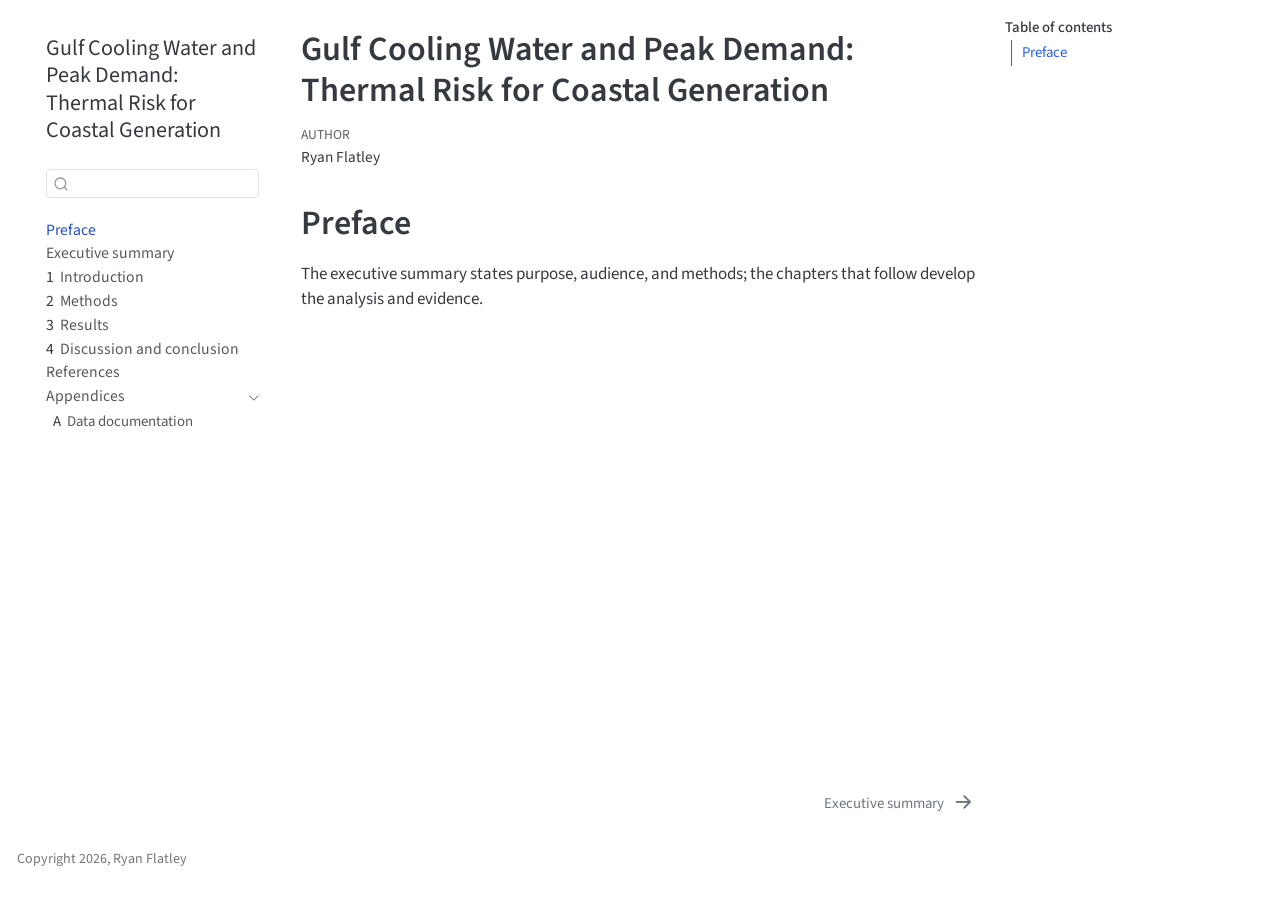
<file: docs/index.html>
<!DOCTYPE html>
<html xmlns="http://www.w3.org/1999/xhtml" lang="en" xml:lang="en"><head>

<meta charset="utf-8">
<meta name="generator" content="quarto-1.8.27">

<meta name="viewport" content="width=device-width, initial-scale=1.0, user-scalable=yes">

<meta name="author" content="Ryan Flatley">

<title>Gulf Cooling Water and Peak Demand: Thermal Risk for Coastal Generation</title>
<style>
code{white-space: pre-wrap;}
span.smallcaps{font-variant: small-caps;}
div.columns{display: flex; gap: min(4vw, 1.5em);}
div.column{flex: auto; overflow-x: auto;}
div.hanging-indent{margin-left: 1.5em; text-indent: -1.5em;}
ul.task-list{list-style: none;}
ul.task-list li input[type="checkbox"] {
  width: 0.8em;
  margin: 0 0.8em 0.2em -1em; /* quarto-specific, see https://github.com/quarto-dev/quarto-cli/issues/4556 */ 
  vertical-align: middle;
}
</style>


<script src="site_libs/quarto-nav/quarto-nav.js"></script>
<script src="site_libs/quarto-nav/headroom.min.js"></script>
<script src="site_libs/clipboard/clipboard.min.js"></script>
<script src="site_libs/quarto-search/autocomplete.umd.js"></script>
<script src="site_libs/quarto-search/fuse.min.js"></script>
<script src="site_libs/quarto-search/quarto-search.js"></script>
<meta name="quarto:offset" content="./">
<link href="./summary.html" rel="next">
<script src="site_libs/quarto-html/quarto.js" type="module"></script>
<script src="site_libs/quarto-html/tabsets/tabsets.js" type="module"></script>
<script src="site_libs/quarto-html/axe/axe-check.js" type="module"></script>
<script src="site_libs/quarto-html/popper.min.js"></script>
<script src="site_libs/quarto-html/tippy.umd.min.js"></script>
<script src="site_libs/quarto-html/anchor.min.js"></script>
<link href="site_libs/quarto-html/tippy.css" rel="stylesheet">
<link href="site_libs/quarto-html/quarto-syntax-highlighting-b754b9fd3853d7e56faef54c29c5d52b.css" rel="stylesheet" id="quarto-text-highlighting-styles">
<script src="site_libs/bootstrap/bootstrap.min.js"></script>
<link href="site_libs/bootstrap/bootstrap-icons.css" rel="stylesheet">
<link href="site_libs/bootstrap/bootstrap-c128cb1994ebca371d7534d4c46f011c.min.css" rel="stylesheet" append-hash="true" id="quarto-bootstrap" data-mode="light">
<script id="quarto-search-options" type="application/json">{
  "location": "sidebar",
  "copy-button": false,
  "collapse-after": 3,
  "panel-placement": "start",
  "type": "textbox",
  "limit": 50,
  "keyboard-shortcut": [
    "f",
    "/",
    "s"
  ],
  "show-item-context": false,
  "language": {
    "search-no-results-text": "No results",
    "search-matching-documents-text": "matching documents",
    "search-copy-link-title": "Copy link to search",
    "search-hide-matches-text": "Hide additional matches",
    "search-more-match-text": "more match in this document",
    "search-more-matches-text": "more matches in this document",
    "search-clear-button-title": "Clear",
    "search-text-placeholder": "",
    "search-detached-cancel-button-title": "Cancel",
    "search-submit-button-title": "Submit",
    "search-label": "Search"
  }
}</script>


</head>

<body class="nav-sidebar floating quarto-light">

<div id="quarto-search-results"></div>
  <header id="quarto-header" class="headroom fixed-top">
  <nav class="quarto-secondary-nav">
    <div class="container-fluid d-flex">
      <button type="button" class="quarto-btn-toggle btn" data-bs-toggle="collapse" role="button" data-bs-target=".quarto-sidebar-collapse-item" aria-controls="quarto-sidebar" aria-expanded="false" aria-label="Toggle sidebar navigation" onclick="if (window.quartoToggleHeadroom) { window.quartoToggleHeadroom(); }">
        <i class="bi bi-layout-text-sidebar-reverse"></i>
      </button>
        <nav class="quarto-page-breadcrumbs" aria-label="breadcrumb"><ol class="breadcrumb"><li class="breadcrumb-item"><a href="./index.html">Preface</a></li></ol></nav>
        <a class="flex-grow-1" role="navigation" data-bs-toggle="collapse" data-bs-target=".quarto-sidebar-collapse-item" aria-controls="quarto-sidebar" aria-expanded="false" aria-label="Toggle sidebar navigation" onclick="if (window.quartoToggleHeadroom) { window.quartoToggleHeadroom(); }">      
        </a>
      <button type="button" class="btn quarto-search-button" aria-label="Search" onclick="window.quartoOpenSearch();">
        <i class="bi bi-search"></i>
      </button>
    </div>
  </nav>
</header>
<!-- content -->
<div id="quarto-content" class="quarto-container page-columns page-rows-contents page-layout-article">
<!-- sidebar -->
  <nav id="quarto-sidebar" class="sidebar collapse collapse-horizontal quarto-sidebar-collapse-item sidebar-navigation floating overflow-auto">
    <div class="pt-lg-2 mt-2 text-left sidebar-header">
    <div class="sidebar-title mb-0 py-0">
      <a href="./">Gulf Cooling Water and Peak Demand: Thermal Risk for Coastal Generation</a> 
    </div>
      </div>
        <div class="mt-2 flex-shrink-0 align-items-center">
        <div class="sidebar-search">
        <div id="quarto-search" class="" title="Search"></div>
        </div>
        </div>
    <div class="sidebar-menu-container"> 
    <ul class="list-unstyled mt-1">
        <li class="sidebar-item">
  <div class="sidebar-item-container"> 
  <a href="./index.html" class="sidebar-item-text sidebar-link active">
 <span class="menu-text">Preface</span></a>
  </div>
</li>
        <li class="sidebar-item">
  <div class="sidebar-item-container"> 
  <a href="./summary.html" class="sidebar-item-text sidebar-link">
 <span class="menu-text">Executive summary</span></a>
  </div>
</li>
        <li class="sidebar-item">
  <div class="sidebar-item-container"> 
  <a href="./intro.html" class="sidebar-item-text sidebar-link">
 <span class="menu-text"><span class="chapter-number">1</span>&nbsp; <span class="chapter-title">Introduction</span></span></a>
  </div>
</li>
        <li class="sidebar-item">
  <div class="sidebar-item-container"> 
  <a href="./methods.html" class="sidebar-item-text sidebar-link">
 <span class="menu-text"><span class="chapter-number">2</span>&nbsp; <span class="chapter-title">Methods</span></span></a>
  </div>
</li>
        <li class="sidebar-item">
  <div class="sidebar-item-container"> 
  <a href="./results.html" class="sidebar-item-text sidebar-link">
 <span class="menu-text"><span class="chapter-number">3</span>&nbsp; <span class="chapter-title">Results</span></span></a>
  </div>
</li>
        <li class="sidebar-item">
  <div class="sidebar-item-container"> 
  <a href="./discussion.html" class="sidebar-item-text sidebar-link">
 <span class="menu-text"><span class="chapter-number">4</span>&nbsp; <span class="chapter-title">Discussion and conclusion</span></span></a>
  </div>
</li>
        <li class="sidebar-item">
  <div class="sidebar-item-container"> 
  <a href="./references.html" class="sidebar-item-text sidebar-link">
 <span class="menu-text">References</span></a>
  </div>
</li>
        <li class="sidebar-item sidebar-item-section">
      <div class="sidebar-item-container"> 
            <a class="sidebar-item-text sidebar-link text-start" data-bs-toggle="collapse" data-bs-target="#quarto-sidebar-section-1" role="navigation" aria-expanded="true">
 <span class="menu-text">Appendices</span></a>
          <a class="sidebar-item-toggle text-start" data-bs-toggle="collapse" data-bs-target="#quarto-sidebar-section-1" role="navigation" aria-expanded="true" aria-label="Toggle section">
            <i class="bi bi-chevron-right ms-2"></i>
          </a> 
      </div>
      <ul id="quarto-sidebar-section-1" class="collapse list-unstyled sidebar-section depth1 show">  
          <li class="sidebar-item">
  <div class="sidebar-item-container"> 
  <a href="./draft-data-doc.html" class="sidebar-item-text sidebar-link">
 <span class="menu-text"><span class="chapter-number">A</span>&nbsp; <span class="chapter-title">Data documentation</span></span></a>
  </div>
</li>
      </ul>
  </li>
    </ul>
    </div>
</nav>
<div id="quarto-sidebar-glass" class="quarto-sidebar-collapse-item" data-bs-toggle="collapse" data-bs-target=".quarto-sidebar-collapse-item"></div>
<!-- margin-sidebar -->
    <div id="quarto-margin-sidebar" class="sidebar margin-sidebar">
        <nav id="TOC" role="doc-toc" class="toc-active">
    <h2 id="toc-title">Table of contents</h2>
   
  <ul>
  <li><a href="#preface" id="toc-preface" class="nav-link active" data-scroll-target="#preface">Preface</a></li>
  </ul>
</nav>
    </div>
<!-- main -->
<main class="content" id="quarto-document-content">

<header id="title-block-header" class="quarto-title-block default">
<div class="quarto-title">
<h1 class="title">Gulf Cooling Water and Peak Demand: Thermal Risk for Coastal Generation</h1>
</div>



<div class="quarto-title-meta">

    <div>
    <div class="quarto-title-meta-heading">Author</div>
    <div class="quarto-title-meta-contents">
             <p>Ryan Flatley </p>
          </div>
  </div>
    
  
    
  </div>
  


</header>


<section id="preface" class="level1 unnumbered">
<h1 class="unnumbered">Preface</h1>
<p>The executive summary states purpose, audience, and methods; the chapters that follow develop the analysis and evidence.</p>


</section>

</main> <!-- /main -->
<script id="quarto-html-after-body" type="application/javascript">
  window.document.addEventListener("DOMContentLoaded", function (event) {
    const icon = "";
    const anchorJS = new window.AnchorJS();
    anchorJS.options = {
      placement: 'right',
      icon: icon
    };
    anchorJS.add('.anchored');
    const isCodeAnnotation = (el) => {
      for (const clz of el.classList) {
        if (clz.startsWith('code-annotation-')) {                     
          return true;
        }
      }
      return false;
    }
    const onCopySuccess = function(e) {
      // button target
      const button = e.trigger;
      // don't keep focus
      button.blur();
      // flash "checked"
      button.classList.add('code-copy-button-checked');
      var currentTitle = button.getAttribute("title");
      button.setAttribute("title", "Copied!");
      let tooltip;
      if (window.bootstrap) {
        button.setAttribute("data-bs-toggle", "tooltip");
        button.setAttribute("data-bs-placement", "left");
        button.setAttribute("data-bs-title", "Copied!");
        tooltip = new bootstrap.Tooltip(button, 
          { trigger: "manual", 
            customClass: "code-copy-button-tooltip",
            offset: [0, -8]});
        tooltip.show();    
      }
      setTimeout(function() {
        if (tooltip) {
          tooltip.hide();
          button.removeAttribute("data-bs-title");
          button.removeAttribute("data-bs-toggle");
          button.removeAttribute("data-bs-placement");
        }
        button.setAttribute("title", currentTitle);
        button.classList.remove('code-copy-button-checked');
      }, 1000);
      // clear code selection
      e.clearSelection();
    }
    const getTextToCopy = function(trigger) {
      const outerScaffold = trigger.parentElement.cloneNode(true);
      const codeEl = outerScaffold.querySelector('code');
      for (const childEl of codeEl.children) {
        if (isCodeAnnotation(childEl)) {
          childEl.remove();
        }
      }
      return codeEl.innerText;
    }
    const clipboard = new window.ClipboardJS('.code-copy-button:not([data-in-quarto-modal])', {
      text: getTextToCopy
    });
    clipboard.on('success', onCopySuccess);
    if (window.document.getElementById('quarto-embedded-source-code-modal')) {
      const clipboardModal = new window.ClipboardJS('.code-copy-button[data-in-quarto-modal]', {
        text: getTextToCopy,
        container: window.document.getElementById('quarto-embedded-source-code-modal')
      });
      clipboardModal.on('success', onCopySuccess);
    }
      var localhostRegex = new RegExp(/^(?:http|https):\/\/localhost\:?[0-9]*\//);
      var mailtoRegex = new RegExp(/^mailto:/);
        var filterRegex = new RegExp('/' + window.location.host + '/');
      var isInternal = (href) => {
          return filterRegex.test(href) || localhostRegex.test(href) || mailtoRegex.test(href);
      }
      // Inspect non-navigation links and adorn them if external
     var links = window.document.querySelectorAll('a[href]:not(.nav-link):not(.navbar-brand):not(.toc-action):not(.sidebar-link):not(.sidebar-item-toggle):not(.pagination-link):not(.no-external):not([aria-hidden]):not(.dropdown-item):not(.quarto-navigation-tool):not(.about-link)');
      for (var i=0; i<links.length; i++) {
        const link = links[i];
        if (!isInternal(link.href)) {
          // undo the damage that might have been done by quarto-nav.js in the case of
          // links that we want to consider external
          if (link.dataset.originalHref !== undefined) {
            link.href = link.dataset.originalHref;
          }
        }
      }
    function tippyHover(el, contentFn, onTriggerFn, onUntriggerFn) {
      const config = {
        allowHTML: true,
        maxWidth: 500,
        delay: 100,
        arrow: false,
        appendTo: function(el) {
            return el.parentElement;
        },
        interactive: true,
        interactiveBorder: 10,
        theme: 'quarto',
        placement: 'bottom-start',
      };
      if (contentFn) {
        config.content = contentFn;
      }
      if (onTriggerFn) {
        config.onTrigger = onTriggerFn;
      }
      if (onUntriggerFn) {
        config.onUntrigger = onUntriggerFn;
      }
      window.tippy(el, config); 
    }
    const noterefs = window.document.querySelectorAll('a[role="doc-noteref"]');
    for (var i=0; i<noterefs.length; i++) {
      const ref = noterefs[i];
      tippyHover(ref, function() {
        // use id or data attribute instead here
        let href = ref.getAttribute('data-footnote-href') || ref.getAttribute('href');
        try { href = new URL(href).hash; } catch {}
        const id = href.replace(/^#\/?/, "");
        const note = window.document.getElementById(id);
        if (note) {
          return note.innerHTML;
        } else {
          return "";
        }
      });
    }
    const xrefs = window.document.querySelectorAll('a.quarto-xref');
    const processXRef = (id, note) => {
      // Strip column container classes
      const stripColumnClz = (el) => {
        el.classList.remove("page-full", "page-columns");
        if (el.children) {
          for (const child of el.children) {
            stripColumnClz(child);
          }
        }
      }
      stripColumnClz(note)
      if (id === null || id.startsWith('sec-')) {
        // Special case sections, only their first couple elements
        const container = document.createElement("div");
        if (note.children && note.children.length > 2) {
          container.appendChild(note.children[0].cloneNode(true));
          for (let i = 1; i < note.children.length; i++) {
            const child = note.children[i];
            if (child.tagName === "P" && child.innerText === "") {
              continue;
            } else {
              container.appendChild(child.cloneNode(true));
              break;
            }
          }
          if (window.Quarto?.typesetMath) {
            window.Quarto.typesetMath(container);
          }
          return container.innerHTML
        } else {
          if (window.Quarto?.typesetMath) {
            window.Quarto.typesetMath(note);
          }
          return note.innerHTML;
        }
      } else {
        // Remove any anchor links if they are present
        const anchorLink = note.querySelector('a.anchorjs-link');
        if (anchorLink) {
          anchorLink.remove();
        }
        if (window.Quarto?.typesetMath) {
          window.Quarto.typesetMath(note);
        }
        if (note.classList.contains("callout")) {
          return note.outerHTML;
        } else {
          return note.innerHTML;
        }
      }
    }
    for (var i=0; i<xrefs.length; i++) {
      const xref = xrefs[i];
      tippyHover(xref, undefined, function(instance) {
        instance.disable();
        let url = xref.getAttribute('href');
        let hash = undefined; 
        if (url.startsWith('#')) {
          hash = url;
        } else {
          try { hash = new URL(url).hash; } catch {}
        }
        if (hash) {
          const id = hash.replace(/^#\/?/, "");
          const note = window.document.getElementById(id);
          if (note !== null) {
            try {
              const html = processXRef(id, note.cloneNode(true));
              instance.setContent(html);
            } finally {
              instance.enable();
              instance.show();
            }
          } else {
            // See if we can fetch this
            fetch(url.split('#')[0])
            .then(res => res.text())
            .then(html => {
              const parser = new DOMParser();
              const htmlDoc = parser.parseFromString(html, "text/html");
              const note = htmlDoc.getElementById(id);
              if (note !== null) {
                const html = processXRef(id, note);
                instance.setContent(html);
              } 
            }).finally(() => {
              instance.enable();
              instance.show();
            });
          }
        } else {
          // See if we can fetch a full url (with no hash to target)
          // This is a special case and we should probably do some content thinning / targeting
          fetch(url)
          .then(res => res.text())
          .then(html => {
            const parser = new DOMParser();
            const htmlDoc = parser.parseFromString(html, "text/html");
            const note = htmlDoc.querySelector('main.content');
            if (note !== null) {
              // This should only happen for chapter cross references
              // (since there is no id in the URL)
              // remove the first header
              if (note.children.length > 0 && note.children[0].tagName === "HEADER") {
                note.children[0].remove();
              }
              const html = processXRef(null, note);
              instance.setContent(html);
            } 
          }).finally(() => {
            instance.enable();
            instance.show();
          });
        }
      }, function(instance) {
      });
    }
        let selectedAnnoteEl;
        const selectorForAnnotation = ( cell, annotation) => {
          let cellAttr = 'data-code-cell="' + cell + '"';
          let lineAttr = 'data-code-annotation="' +  annotation + '"';
          const selector = 'span[' + cellAttr + '][' + lineAttr + ']';
          return selector;
        }
        const selectCodeLines = (annoteEl) => {
          const doc = window.document;
          const targetCell = annoteEl.getAttribute("data-target-cell");
          const targetAnnotation = annoteEl.getAttribute("data-target-annotation");
          const annoteSpan = window.document.querySelector(selectorForAnnotation(targetCell, targetAnnotation));
          const lines = annoteSpan.getAttribute("data-code-lines").split(",");
          const lineIds = lines.map((line) => {
            return targetCell + "-" + line;
          })
          let top = null;
          let height = null;
          let parent = null;
          if (lineIds.length > 0) {
              //compute the position of the single el (top and bottom and make a div)
              const el = window.document.getElementById(lineIds[0]);
              top = el.offsetTop;
              height = el.offsetHeight;
              parent = el.parentElement.parentElement;
            if (lineIds.length > 1) {
              const lastEl = window.document.getElementById(lineIds[lineIds.length - 1]);
              const bottom = lastEl.offsetTop + lastEl.offsetHeight;
              height = bottom - top;
            }
            if (top !== null && height !== null && parent !== null) {
              // cook up a div (if necessary) and position it 
              let div = window.document.getElementById("code-annotation-line-highlight");
              if (div === null) {
                div = window.document.createElement("div");
                div.setAttribute("id", "code-annotation-line-highlight");
                div.style.position = 'absolute';
                parent.appendChild(div);
              }
              div.style.top = top - 2 + "px";
              div.style.height = height + 4 + "px";
              div.style.left = 0;
              let gutterDiv = window.document.getElementById("code-annotation-line-highlight-gutter");
              if (gutterDiv === null) {
                gutterDiv = window.document.createElement("div");
                gutterDiv.setAttribute("id", "code-annotation-line-highlight-gutter");
                gutterDiv.style.position = 'absolute';
                const codeCell = window.document.getElementById(targetCell);
                const gutter = codeCell.querySelector('.code-annotation-gutter');
                gutter.appendChild(gutterDiv);
              }
              gutterDiv.style.top = top - 2 + "px";
              gutterDiv.style.height = height + 4 + "px";
            }
            selectedAnnoteEl = annoteEl;
          }
        };
        const unselectCodeLines = () => {
          const elementsIds = ["code-annotation-line-highlight", "code-annotation-line-highlight-gutter"];
          elementsIds.forEach((elId) => {
            const div = window.document.getElementById(elId);
            if (div) {
              div.remove();
            }
          });
          selectedAnnoteEl = undefined;
        };
          // Handle positioning of the toggle
      window.addEventListener(
        "resize",
        throttle(() => {
          elRect = undefined;
          if (selectedAnnoteEl) {
            selectCodeLines(selectedAnnoteEl);
          }
        }, 10)
      );
      function throttle(fn, ms) {
      let throttle = false;
      let timer;
        return (...args) => {
          if(!throttle) { // first call gets through
              fn.apply(this, args);
              throttle = true;
          } else { // all the others get throttled
              if(timer) clearTimeout(timer); // cancel #2
              timer = setTimeout(() => {
                fn.apply(this, args);
                timer = throttle = false;
              }, ms);
          }
        };
      }
        // Attach click handler to the DT
        const annoteDls = window.document.querySelectorAll('dt[data-target-cell]');
        for (const annoteDlNode of annoteDls) {
          annoteDlNode.addEventListener('click', (event) => {
            const clickedEl = event.target;
            if (clickedEl !== selectedAnnoteEl) {
              unselectCodeLines();
              const activeEl = window.document.querySelector('dt[data-target-cell].code-annotation-active');
              if (activeEl) {
                activeEl.classList.remove('code-annotation-active');
              }
              selectCodeLines(clickedEl);
              clickedEl.classList.add('code-annotation-active');
            } else {
              // Unselect the line
              unselectCodeLines();
              clickedEl.classList.remove('code-annotation-active');
            }
          });
        }
    const findCites = (el) => {
      const parentEl = el.parentElement;
      if (parentEl) {
        const cites = parentEl.dataset.cites;
        if (cites) {
          return {
            el,
            cites: cites.split(' ')
          };
        } else {
          return findCites(el.parentElement)
        }
      } else {
        return undefined;
      }
    };
    var bibliorefs = window.document.querySelectorAll('a[role="doc-biblioref"]');
    for (var i=0; i<bibliorefs.length; i++) {
      const ref = bibliorefs[i];
      const citeInfo = findCites(ref);
      if (citeInfo) {
        tippyHover(citeInfo.el, function() {
          var popup = window.document.createElement('div');
          citeInfo.cites.forEach(function(cite) {
            var citeDiv = window.document.createElement('div');
            citeDiv.classList.add('hanging-indent');
            citeDiv.classList.add('csl-entry');
            var biblioDiv = window.document.getElementById('ref-' + cite);
            if (biblioDiv) {
              citeDiv.innerHTML = biblioDiv.innerHTML;
            }
            popup.appendChild(citeDiv);
          });
          return popup.innerHTML;
        });
      }
    }
  });
  </script>
<nav class="page-navigation">
  <div class="nav-page nav-page-previous">
  </div>
  <div class="nav-page nav-page-next">
      <a href="./summary.html" class="pagination-link" aria-label="Executive summary">
        <span class="nav-page-text">Executive summary</span> <i class="bi bi-arrow-right-short"></i>
      </a>
  </div>
</nav>
</div> <!-- /content -->
<footer class="footer">
  <div class="nav-footer">
    <div class="nav-footer-left">
<p>Copyright 2026, Ryan Flatley</p>
</div>   
    <div class="nav-footer-center">
      &nbsp;
    </div>
    <div class="nav-footer-right">
      &nbsp;
    </div>
  </div>
</footer>




</body></html>
</file>
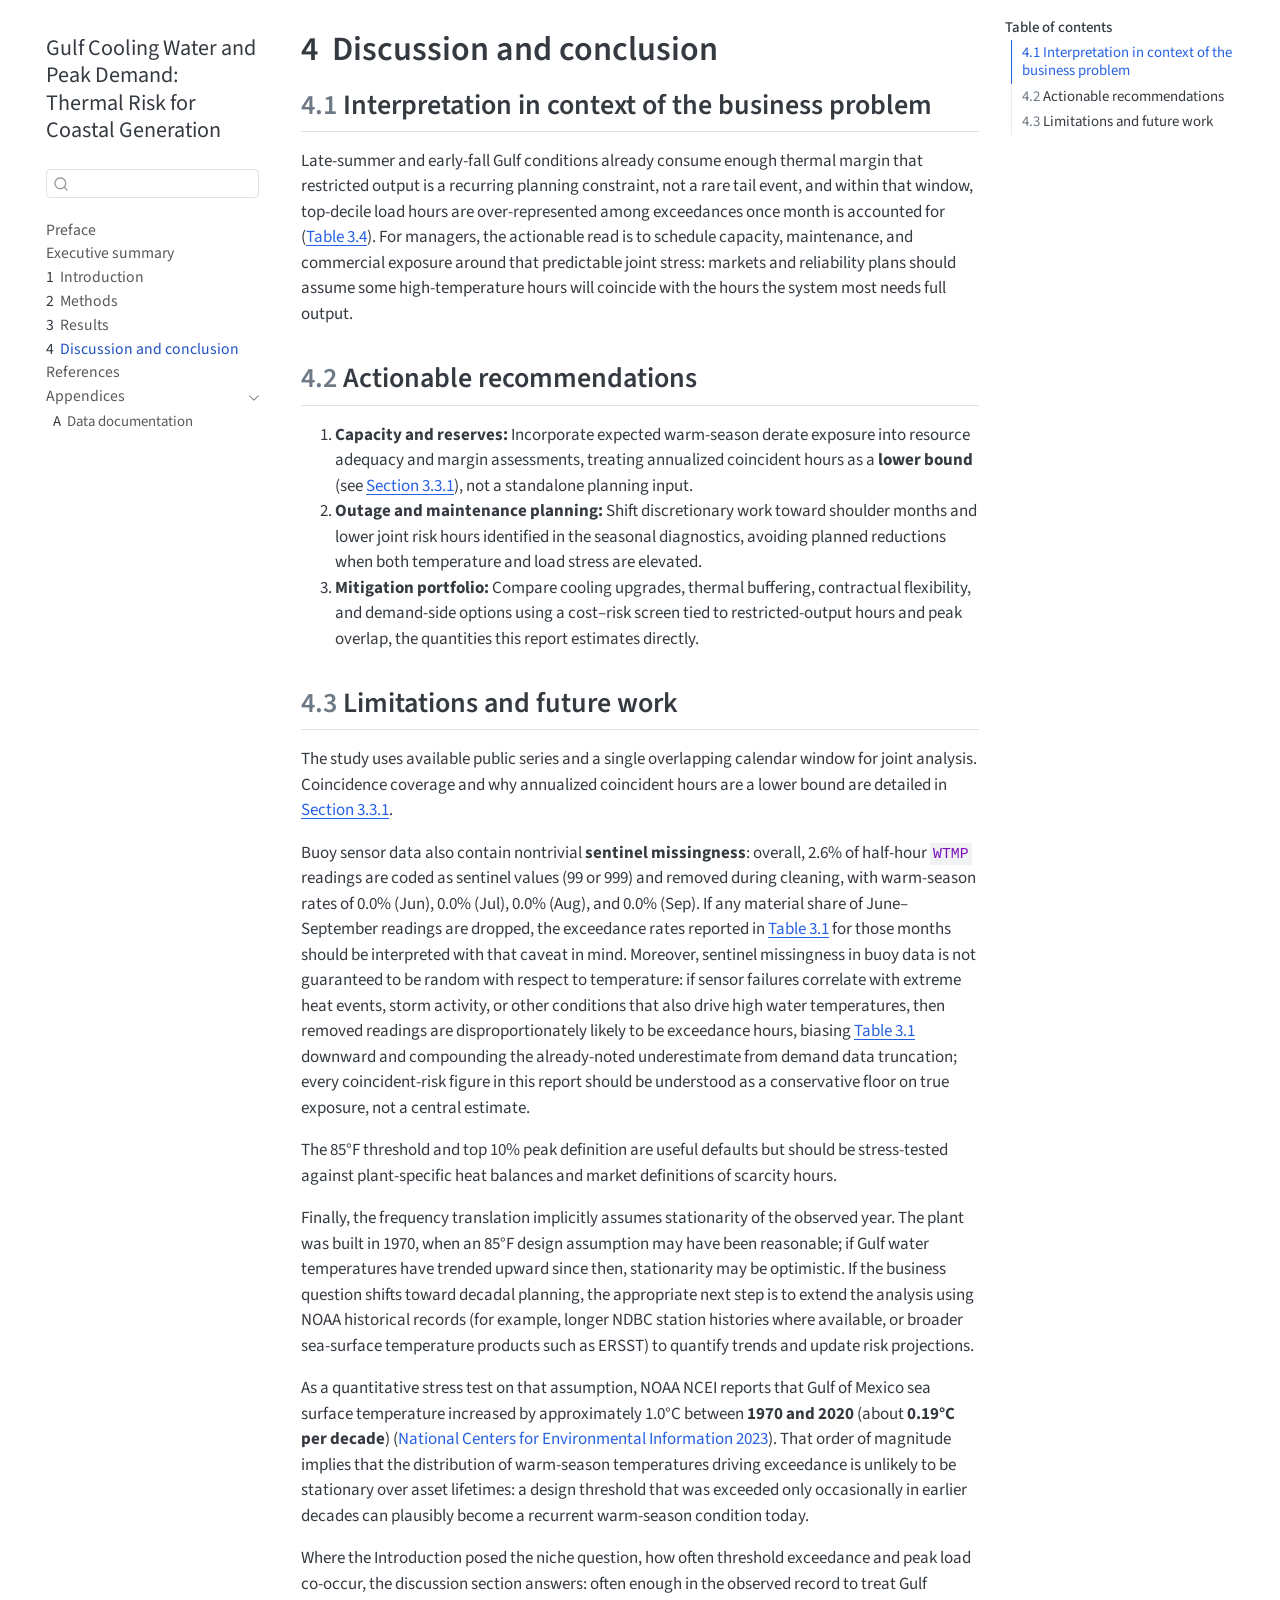
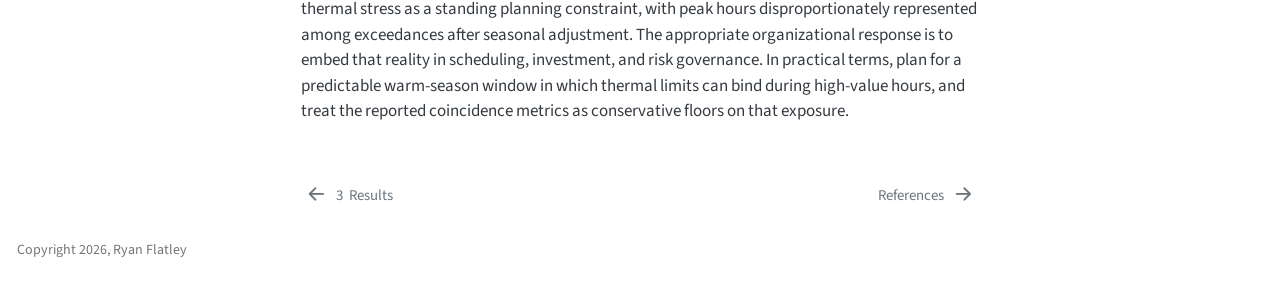
<file: docs/discussion.html>
<!DOCTYPE html>
<html xmlns="http://www.w3.org/1999/xhtml" lang="en" xml:lang="en"><head>

<meta charset="utf-8">
<meta name="generator" content="quarto-1.8.27">

<meta name="viewport" content="width=device-width, initial-scale=1.0, user-scalable=yes">


<title>4&nbsp; Discussion and conclusion – Gulf Cooling Water and Peak Demand: Thermal Risk for Coastal Generation</title>
<style>
code{white-space: pre-wrap;}
span.smallcaps{font-variant: small-caps;}
div.columns{display: flex; gap: min(4vw, 1.5em);}
div.column{flex: auto; overflow-x: auto;}
div.hanging-indent{margin-left: 1.5em; text-indent: -1.5em;}
ul.task-list{list-style: none;}
ul.task-list li input[type="checkbox"] {
  width: 0.8em;
  margin: 0 0.8em 0.2em -1em; /* quarto-specific, see https://github.com/quarto-dev/quarto-cli/issues/4556 */ 
  vertical-align: middle;
}
/* CSS for citations */
div.csl-bib-body { }
div.csl-entry {
  clear: both;
  margin-bottom: 0em;
}
.hanging-indent div.csl-entry {
  margin-left:2em;
  text-indent:-2em;
}
div.csl-left-margin {
  min-width:2em;
  float:left;
}
div.csl-right-inline {
  margin-left:2em;
  padding-left:1em;
}
div.csl-indent {
  margin-left: 2em;
}</style>


<script src="site_libs/quarto-nav/quarto-nav.js"></script>
<script src="site_libs/quarto-nav/headroom.min.js"></script>
<script src="site_libs/clipboard/clipboard.min.js"></script>
<script src="site_libs/quarto-search/autocomplete.umd.js"></script>
<script src="site_libs/quarto-search/fuse.min.js"></script>
<script src="site_libs/quarto-search/quarto-search.js"></script>
<meta name="quarto:offset" content="./">
<link href="./references.html" rel="next">
<link href="./results.html" rel="prev">
<script src="site_libs/quarto-html/quarto.js" type="module"></script>
<script src="site_libs/quarto-html/tabsets/tabsets.js" type="module"></script>
<script src="site_libs/quarto-html/axe/axe-check.js" type="module"></script>
<script src="site_libs/quarto-html/popper.min.js"></script>
<script src="site_libs/quarto-html/tippy.umd.min.js"></script>
<script src="site_libs/quarto-html/anchor.min.js"></script>
<link href="site_libs/quarto-html/tippy.css" rel="stylesheet">
<link href="site_libs/quarto-html/quarto-syntax-highlighting-b754b9fd3853d7e56faef54c29c5d52b.css" rel="stylesheet" id="quarto-text-highlighting-styles">
<script src="site_libs/bootstrap/bootstrap.min.js"></script>
<link href="site_libs/bootstrap/bootstrap-icons.css" rel="stylesheet">
<link href="site_libs/bootstrap/bootstrap-c128cb1994ebca371d7534d4c46f011c.min.css" rel="stylesheet" append-hash="true" id="quarto-bootstrap" data-mode="light">
<script id="quarto-search-options" type="application/json">{
  "location": "sidebar",
  "copy-button": false,
  "collapse-after": 3,
  "panel-placement": "start",
  "type": "textbox",
  "limit": 50,
  "keyboard-shortcut": [
    "f",
    "/",
    "s"
  ],
  "show-item-context": false,
  "language": {
    "search-no-results-text": "No results",
    "search-matching-documents-text": "matching documents",
    "search-copy-link-title": "Copy link to search",
    "search-hide-matches-text": "Hide additional matches",
    "search-more-match-text": "more match in this document",
    "search-more-matches-text": "more matches in this document",
    "search-clear-button-title": "Clear",
    "search-text-placeholder": "",
    "search-detached-cancel-button-title": "Cancel",
    "search-submit-button-title": "Submit",
    "search-label": "Search"
  }
}</script>


</head>

<body class="nav-sidebar floating quarto-light">

<div id="quarto-search-results"></div>
  <header id="quarto-header" class="headroom fixed-top">
  <nav class="quarto-secondary-nav">
    <div class="container-fluid d-flex">
      <button type="button" class="quarto-btn-toggle btn" data-bs-toggle="collapse" role="button" data-bs-target=".quarto-sidebar-collapse-item" aria-controls="quarto-sidebar" aria-expanded="false" aria-label="Toggle sidebar navigation" onclick="if (window.quartoToggleHeadroom) { window.quartoToggleHeadroom(); }">
        <i class="bi bi-layout-text-sidebar-reverse"></i>
      </button>
        <nav class="quarto-page-breadcrumbs" aria-label="breadcrumb"><ol class="breadcrumb"><li class="breadcrumb-item"><a href="./discussion.html"><span class="chapter-number">4</span>&nbsp; <span class="chapter-title">Discussion and conclusion</span></a></li></ol></nav>
        <a class="flex-grow-1" role="navigation" data-bs-toggle="collapse" data-bs-target=".quarto-sidebar-collapse-item" aria-controls="quarto-sidebar" aria-expanded="false" aria-label="Toggle sidebar navigation" onclick="if (window.quartoToggleHeadroom) { window.quartoToggleHeadroom(); }">      
        </a>
      <button type="button" class="btn quarto-search-button" aria-label="Search" onclick="window.quartoOpenSearch();">
        <i class="bi bi-search"></i>
      </button>
    </div>
  </nav>
</header>
<!-- content -->
<div id="quarto-content" class="quarto-container page-columns page-rows-contents page-layout-article">
<!-- sidebar -->
  <nav id="quarto-sidebar" class="sidebar collapse collapse-horizontal quarto-sidebar-collapse-item sidebar-navigation floating overflow-auto">
    <div class="pt-lg-2 mt-2 text-left sidebar-header">
    <div class="sidebar-title mb-0 py-0">
      <a href="./">Gulf Cooling Water and Peak Demand: Thermal Risk for Coastal Generation</a> 
    </div>
      </div>
        <div class="mt-2 flex-shrink-0 align-items-center">
        <div class="sidebar-search">
        <div id="quarto-search" class="" title="Search"></div>
        </div>
        </div>
    <div class="sidebar-menu-container"> 
    <ul class="list-unstyled mt-1">
        <li class="sidebar-item">
  <div class="sidebar-item-container"> 
  <a href="./index.html" class="sidebar-item-text sidebar-link">
 <span class="menu-text">Preface</span></a>
  </div>
</li>
        <li class="sidebar-item">
  <div class="sidebar-item-container"> 
  <a href="./summary.html" class="sidebar-item-text sidebar-link">
 <span class="menu-text">Executive summary</span></a>
  </div>
</li>
        <li class="sidebar-item">
  <div class="sidebar-item-container"> 
  <a href="./intro.html" class="sidebar-item-text sidebar-link">
 <span class="menu-text"><span class="chapter-number">1</span>&nbsp; <span class="chapter-title">Introduction</span></span></a>
  </div>
</li>
        <li class="sidebar-item">
  <div class="sidebar-item-container"> 
  <a href="./methods.html" class="sidebar-item-text sidebar-link">
 <span class="menu-text"><span class="chapter-number">2</span>&nbsp; <span class="chapter-title">Methods</span></span></a>
  </div>
</li>
        <li class="sidebar-item">
  <div class="sidebar-item-container"> 
  <a href="./results.html" class="sidebar-item-text sidebar-link">
 <span class="menu-text"><span class="chapter-number">3</span>&nbsp; <span class="chapter-title">Results</span></span></a>
  </div>
</li>
        <li class="sidebar-item">
  <div class="sidebar-item-container"> 
  <a href="./discussion.html" class="sidebar-item-text sidebar-link active">
 <span class="menu-text"><span class="chapter-number">4</span>&nbsp; <span class="chapter-title">Discussion and conclusion</span></span></a>
  </div>
</li>
        <li class="sidebar-item">
  <div class="sidebar-item-container"> 
  <a href="./references.html" class="sidebar-item-text sidebar-link">
 <span class="menu-text">References</span></a>
  </div>
</li>
        <li class="sidebar-item sidebar-item-section">
      <div class="sidebar-item-container"> 
            <a class="sidebar-item-text sidebar-link text-start" data-bs-toggle="collapse" data-bs-target="#quarto-sidebar-section-1" role="navigation" aria-expanded="true">
 <span class="menu-text">Appendices</span></a>
          <a class="sidebar-item-toggle text-start" data-bs-toggle="collapse" data-bs-target="#quarto-sidebar-section-1" role="navigation" aria-expanded="true" aria-label="Toggle section">
            <i class="bi bi-chevron-right ms-2"></i>
          </a> 
      </div>
      <ul id="quarto-sidebar-section-1" class="collapse list-unstyled sidebar-section depth1 show">  
          <li class="sidebar-item">
  <div class="sidebar-item-container"> 
  <a href="./draft-data-doc.html" class="sidebar-item-text sidebar-link">
 <span class="menu-text"><span class="chapter-number">A</span>&nbsp; <span class="chapter-title">Data documentation</span></span></a>
  </div>
</li>
      </ul>
  </li>
    </ul>
    </div>
</nav>
<div id="quarto-sidebar-glass" class="quarto-sidebar-collapse-item" data-bs-toggle="collapse" data-bs-target=".quarto-sidebar-collapse-item"></div>
<!-- margin-sidebar -->
    <div id="quarto-margin-sidebar" class="sidebar margin-sidebar">
        <nav id="TOC" role="doc-toc" class="toc-active">
    <h2 id="toc-title">Table of contents</h2>
   
  <ul>
  <li><a href="#interpretation-in-context-of-the-business-problem" id="toc-interpretation-in-context-of-the-business-problem" class="nav-link active" data-scroll-target="#interpretation-in-context-of-the-business-problem"><span class="header-section-number">4.1</span> Interpretation in context of the business problem</a></li>
  <li><a href="#actionable-recommendations" id="toc-actionable-recommendations" class="nav-link" data-scroll-target="#actionable-recommendations"><span class="header-section-number">4.2</span> Actionable recommendations</a></li>
  <li><a href="#limitations-and-future-work" id="toc-limitations-and-future-work" class="nav-link" data-scroll-target="#limitations-and-future-work"><span class="header-section-number">4.3</span> Limitations and future work</a></li>
  </ul>
</nav>
    </div>
<!-- main -->
<main class="content" id="quarto-document-content">

<header id="title-block-header" class="quarto-title-block default">
<div class="quarto-title">
<h1 class="title"><span id="sec-discussion" class="quarto-section-identifier"><span class="chapter-number">4</span>&nbsp; <span class="chapter-title">Discussion and conclusion</span></span></h1>
</div>



<div class="quarto-title-meta">

    
  
    
  </div>
  


</header>


<section id="interpretation-in-context-of-the-business-problem" class="level2" data-number="4.1">
<h2 data-number="4.1" class="anchored" data-anchor-id="interpretation-in-context-of-the-business-problem"><span class="header-section-number">4.1</span> Interpretation in context of the business problem</h2>
<p>Late-summer and early-fall Gulf conditions already consume enough thermal margin that restricted output is a recurring planning constraint, not a rare tail event, and within that window, top-decile load hours are over-represented among exceedances once month is accounted for (<a href="results.html#tbl-logistic-models" class="quarto-xref">Table&nbsp;<span>3.4</span></a>). For managers, the actionable read is to schedule capacity, maintenance, and commercial exposure around that predictable joint stress: markets and reliability plans should assume some high-temperature hours will coincide with the hours the system most needs full output.</p>
</section>
<section id="actionable-recommendations" class="level2" data-number="4.2">
<h2 data-number="4.2" class="anchored" data-anchor-id="actionable-recommendations"><span class="header-section-number">4.2</span> Actionable recommendations</h2>
<ol type="1">
<li><strong>Capacity and reserves:</strong> Incorporate expected warm-season derate exposure into resource adequacy and margin assessments, treating annualized coincident hours as a <strong>lower bound</strong> (see <a href="results.html#sec-coincidence-lower-bound" class="quarto-xref"><span>Section 3.3.1</span></a>), not a standalone planning input.</li>
<li><strong>Outage and maintenance planning:</strong> Shift discretionary work toward shoulder months and lower joint risk hours identified in the seasonal diagnostics, avoiding planned reductions when both temperature and load stress are elevated.</li>
<li><strong>Mitigation portfolio:</strong> Compare cooling upgrades, thermal buffering, contractual flexibility, and demand-side options using a cost–risk screen tied to restricted-output hours and peak overlap, the quantities this report estimates directly.</li>
</ol>
</section>
<section id="limitations-and-future-work" class="level2" data-number="4.3">
<h2 data-number="4.3" class="anchored" data-anchor-id="limitations-and-future-work"><span class="header-section-number">4.3</span> Limitations and future work</h2>
<p>The study uses available public series and a single overlapping calendar window for joint analysis. Coincidence coverage and why annualized coincident hours are a lower bound are detailed in <a href="results.html#sec-coincidence-lower-bound" class="quarto-xref"><span>Section 3.3.1</span></a>.</p>
<p>Buoy sensor data also contain nontrivial <strong>sentinel missingness</strong>: overall, 2.6% of half-hour <code>WTMP</code> readings are coded as sentinel values (99 or 999) and removed during cleaning, with warm-season rates of 0.0% (Jun), 0.0% (Jul), 0.0% (Aug), and 0.0% (Sep). If any material share of June–September readings are dropped, the exceedance rates reported in <a href="results.html#tbl-monthly-water" class="quarto-xref">Table&nbsp;<span>3.1</span></a> for those months should be interpreted with that caveat in mind. Moreover, sentinel missingness in buoy data is not guaranteed to be random with respect to temperature: if sensor failures correlate with extreme heat events, storm activity, or other conditions that also drive high water temperatures, then removed readings are disproportionately likely to be exceedance hours, biasing <a href="results.html#tbl-monthly-water" class="quarto-xref">Table&nbsp;<span>3.1</span></a> downward and compounding the already-noted underestimate from demand data truncation; every coincident-risk figure in this report should be understood as a conservative floor on true exposure, not a central estimate.</p>
<p>The 85°F threshold and top 10% peak definition are useful defaults but should be stress-tested against plant-specific heat balances and market definitions of scarcity hours.</p>
<p>Finally, the frequency translation implicitly assumes stationarity of the observed year. The plant was built in 1970, when an 85°F design assumption may have been reasonable; if Gulf water temperatures have trended upward since then, stationarity may be optimistic. If the business question shifts toward decadal planning, the appropriate next step is to extend the analysis using NOAA historical records (for example, longer NDBC station histories where available, or broader sea-surface temperature products such as ERSST) to quantify trends and update risk projections.</p>
<p>As a quantitative stress test on that assumption, NOAA NCEI reports that Gulf of Mexico sea surface temperature increased by approximately 1.0°C between <strong>1970 and 2020</strong> (about <strong>0.19°C per decade</strong>) <span class="citation" data-cites="noaa-ncei-gulf-warmer">(<a href="references.html#ref-noaa-ncei-gulf-warmer" role="doc-biblioref">National Centers for Environmental Information 2023</a>)</span>. That order of magnitude implies that the distribution of warm-season temperatures driving exceedance is unlikely to be stationary over asset lifetimes: a design threshold that was exceeded only occasionally in earlier decades can plausibly become a recurrent warm-season condition today.</p>
<p>Where the Introduction posed the niche question, how often threshold exceedance and peak load co-occur, the discussion section answers: often enough in the observed record to treat Gulf thermal stress as a standing planning constraint, with peak hours disproportionately represented among exceedances after seasonal adjustment. The appropriate organizational response is to embed that reality in scheduling, investment, and risk governance. In practical terms, plan for a predictable warm-season window in which thermal limits can bind during high-value hours, and treat the reported coincidence metrics as conservative floors on that exposure.</p>


<div id="refs" class="references csl-bib-body hanging-indent" data-entry-spacing="0" role="list" style="display: none">
<div id="ref-noaa-ncei-gulf-warmer" class="csl-entry" role="listitem">
National Centers for Environmental Information. 2023. <span>“The Gulf of Mexico Is Getting Warmer.”</span> National Oceanic; Atmospheric Administration. 2023. <a href="https://www.ncei.noaa.gov/news/gulf-mexico-getting-warmer">https://www.ncei.noaa.gov/news/gulf-mexico-getting-warmer</a>.
</div>
</div>
</section>

</main> <!-- /main -->
<script id="quarto-html-after-body" type="application/javascript">
  window.document.addEventListener("DOMContentLoaded", function (event) {
    const icon = "";
    const anchorJS = new window.AnchorJS();
    anchorJS.options = {
      placement: 'right',
      icon: icon
    };
    anchorJS.add('.anchored');
    const isCodeAnnotation = (el) => {
      for (const clz of el.classList) {
        if (clz.startsWith('code-annotation-')) {                     
          return true;
        }
      }
      return false;
    }
    const onCopySuccess = function(e) {
      // button target
      const button = e.trigger;
      // don't keep focus
      button.blur();
      // flash "checked"
      button.classList.add('code-copy-button-checked');
      var currentTitle = button.getAttribute("title");
      button.setAttribute("title", "Copied!");
      let tooltip;
      if (window.bootstrap) {
        button.setAttribute("data-bs-toggle", "tooltip");
        button.setAttribute("data-bs-placement", "left");
        button.setAttribute("data-bs-title", "Copied!");
        tooltip = new bootstrap.Tooltip(button, 
          { trigger: "manual", 
            customClass: "code-copy-button-tooltip",
            offset: [0, -8]});
        tooltip.show();    
      }
      setTimeout(function() {
        if (tooltip) {
          tooltip.hide();
          button.removeAttribute("data-bs-title");
          button.removeAttribute("data-bs-toggle");
          button.removeAttribute("data-bs-placement");
        }
        button.setAttribute("title", currentTitle);
        button.classList.remove('code-copy-button-checked');
      }, 1000);
      // clear code selection
      e.clearSelection();
    }
    const getTextToCopy = function(trigger) {
      const outerScaffold = trigger.parentElement.cloneNode(true);
      const codeEl = outerScaffold.querySelector('code');
      for (const childEl of codeEl.children) {
        if (isCodeAnnotation(childEl)) {
          childEl.remove();
        }
      }
      return codeEl.innerText;
    }
    const clipboard = new window.ClipboardJS('.code-copy-button:not([data-in-quarto-modal])', {
      text: getTextToCopy
    });
    clipboard.on('success', onCopySuccess);
    if (window.document.getElementById('quarto-embedded-source-code-modal')) {
      const clipboardModal = new window.ClipboardJS('.code-copy-button[data-in-quarto-modal]', {
        text: getTextToCopy,
        container: window.document.getElementById('quarto-embedded-source-code-modal')
      });
      clipboardModal.on('success', onCopySuccess);
    }
      var localhostRegex = new RegExp(/^(?:http|https):\/\/localhost\:?[0-9]*\//);
      var mailtoRegex = new RegExp(/^mailto:/);
        var filterRegex = new RegExp('/' + window.location.host + '/');
      var isInternal = (href) => {
          return filterRegex.test(href) || localhostRegex.test(href) || mailtoRegex.test(href);
      }
      // Inspect non-navigation links and adorn them if external
     var links = window.document.querySelectorAll('a[href]:not(.nav-link):not(.navbar-brand):not(.toc-action):not(.sidebar-link):not(.sidebar-item-toggle):not(.pagination-link):not(.no-external):not([aria-hidden]):not(.dropdown-item):not(.quarto-navigation-tool):not(.about-link)');
      for (var i=0; i<links.length; i++) {
        const link = links[i];
        if (!isInternal(link.href)) {
          // undo the damage that might have been done by quarto-nav.js in the case of
          // links that we want to consider external
          if (link.dataset.originalHref !== undefined) {
            link.href = link.dataset.originalHref;
          }
        }
      }
    function tippyHover(el, contentFn, onTriggerFn, onUntriggerFn) {
      const config = {
        allowHTML: true,
        maxWidth: 500,
        delay: 100,
        arrow: false,
        appendTo: function(el) {
            return el.parentElement;
        },
        interactive: true,
        interactiveBorder: 10,
        theme: 'quarto',
        placement: 'bottom-start',
      };
      if (contentFn) {
        config.content = contentFn;
      }
      if (onTriggerFn) {
        config.onTrigger = onTriggerFn;
      }
      if (onUntriggerFn) {
        config.onUntrigger = onUntriggerFn;
      }
      window.tippy(el, config); 
    }
    const noterefs = window.document.querySelectorAll('a[role="doc-noteref"]');
    for (var i=0; i<noterefs.length; i++) {
      const ref = noterefs[i];
      tippyHover(ref, function() {
        // use id or data attribute instead here
        let href = ref.getAttribute('data-footnote-href') || ref.getAttribute('href');
        try { href = new URL(href).hash; } catch {}
        const id = href.replace(/^#\/?/, "");
        const note = window.document.getElementById(id);
        if (note) {
          return note.innerHTML;
        } else {
          return "";
        }
      });
    }
    const xrefs = window.document.querySelectorAll('a.quarto-xref');
    const processXRef = (id, note) => {
      // Strip column container classes
      const stripColumnClz = (el) => {
        el.classList.remove("page-full", "page-columns");
        if (el.children) {
          for (const child of el.children) {
            stripColumnClz(child);
          }
        }
      }
      stripColumnClz(note)
      if (id === null || id.startsWith('sec-')) {
        // Special case sections, only their first couple elements
        const container = document.createElement("div");
        if (note.children && note.children.length > 2) {
          container.appendChild(note.children[0].cloneNode(true));
          for (let i = 1; i < note.children.length; i++) {
            const child = note.children[i];
            if (child.tagName === "P" && child.innerText === "") {
              continue;
            } else {
              container.appendChild(child.cloneNode(true));
              break;
            }
          }
          if (window.Quarto?.typesetMath) {
            window.Quarto.typesetMath(container);
          }
          return container.innerHTML
        } else {
          if (window.Quarto?.typesetMath) {
            window.Quarto.typesetMath(note);
          }
          return note.innerHTML;
        }
      } else {
        // Remove any anchor links if they are present
        const anchorLink = note.querySelector('a.anchorjs-link');
        if (anchorLink) {
          anchorLink.remove();
        }
        if (window.Quarto?.typesetMath) {
          window.Quarto.typesetMath(note);
        }
        if (note.classList.contains("callout")) {
          return note.outerHTML;
        } else {
          return note.innerHTML;
        }
      }
    }
    for (var i=0; i<xrefs.length; i++) {
      const xref = xrefs[i];
      tippyHover(xref, undefined, function(instance) {
        instance.disable();
        let url = xref.getAttribute('href');
        let hash = undefined; 
        if (url.startsWith('#')) {
          hash = url;
        } else {
          try { hash = new URL(url).hash; } catch {}
        }
        if (hash) {
          const id = hash.replace(/^#\/?/, "");
          const note = window.document.getElementById(id);
          if (note !== null) {
            try {
              const html = processXRef(id, note.cloneNode(true));
              instance.setContent(html);
            } finally {
              instance.enable();
              instance.show();
            }
          } else {
            // See if we can fetch this
            fetch(url.split('#')[0])
            .then(res => res.text())
            .then(html => {
              const parser = new DOMParser();
              const htmlDoc = parser.parseFromString(html, "text/html");
              const note = htmlDoc.getElementById(id);
              if (note !== null) {
                const html = processXRef(id, note);
                instance.setContent(html);
              } 
            }).finally(() => {
              instance.enable();
              instance.show();
            });
          }
        } else {
          // See if we can fetch a full url (with no hash to target)
          // This is a special case and we should probably do some content thinning / targeting
          fetch(url)
          .then(res => res.text())
          .then(html => {
            const parser = new DOMParser();
            const htmlDoc = parser.parseFromString(html, "text/html");
            const note = htmlDoc.querySelector('main.content');
            if (note !== null) {
              // This should only happen for chapter cross references
              // (since there is no id in the URL)
              // remove the first header
              if (note.children.length > 0 && note.children[0].tagName === "HEADER") {
                note.children[0].remove();
              }
              const html = processXRef(null, note);
              instance.setContent(html);
            } 
          }).finally(() => {
            instance.enable();
            instance.show();
          });
        }
      }, function(instance) {
      });
    }
        let selectedAnnoteEl;
        const selectorForAnnotation = ( cell, annotation) => {
          let cellAttr = 'data-code-cell="' + cell + '"';
          let lineAttr = 'data-code-annotation="' +  annotation + '"';
          const selector = 'span[' + cellAttr + '][' + lineAttr + ']';
          return selector;
        }
        const selectCodeLines = (annoteEl) => {
          const doc = window.document;
          const targetCell = annoteEl.getAttribute("data-target-cell");
          const targetAnnotation = annoteEl.getAttribute("data-target-annotation");
          const annoteSpan = window.document.querySelector(selectorForAnnotation(targetCell, targetAnnotation));
          const lines = annoteSpan.getAttribute("data-code-lines").split(",");
          const lineIds = lines.map((line) => {
            return targetCell + "-" + line;
          })
          let top = null;
          let height = null;
          let parent = null;
          if (lineIds.length > 0) {
              //compute the position of the single el (top and bottom and make a div)
              const el = window.document.getElementById(lineIds[0]);
              top = el.offsetTop;
              height = el.offsetHeight;
              parent = el.parentElement.parentElement;
            if (lineIds.length > 1) {
              const lastEl = window.document.getElementById(lineIds[lineIds.length - 1]);
              const bottom = lastEl.offsetTop + lastEl.offsetHeight;
              height = bottom - top;
            }
            if (top !== null && height !== null && parent !== null) {
              // cook up a div (if necessary) and position it 
              let div = window.document.getElementById("code-annotation-line-highlight");
              if (div === null) {
                div = window.document.createElement("div");
                div.setAttribute("id", "code-annotation-line-highlight");
                div.style.position = 'absolute';
                parent.appendChild(div);
              }
              div.style.top = top - 2 + "px";
              div.style.height = height + 4 + "px";
              div.style.left = 0;
              let gutterDiv = window.document.getElementById("code-annotation-line-highlight-gutter");
              if (gutterDiv === null) {
                gutterDiv = window.document.createElement("div");
                gutterDiv.setAttribute("id", "code-annotation-line-highlight-gutter");
                gutterDiv.style.position = 'absolute';
                const codeCell = window.document.getElementById(targetCell);
                const gutter = codeCell.querySelector('.code-annotation-gutter');
                gutter.appendChild(gutterDiv);
              }
              gutterDiv.style.top = top - 2 + "px";
              gutterDiv.style.height = height + 4 + "px";
            }
            selectedAnnoteEl = annoteEl;
          }
        };
        const unselectCodeLines = () => {
          const elementsIds = ["code-annotation-line-highlight", "code-annotation-line-highlight-gutter"];
          elementsIds.forEach((elId) => {
            const div = window.document.getElementById(elId);
            if (div) {
              div.remove();
            }
          });
          selectedAnnoteEl = undefined;
        };
          // Handle positioning of the toggle
      window.addEventListener(
        "resize",
        throttle(() => {
          elRect = undefined;
          if (selectedAnnoteEl) {
            selectCodeLines(selectedAnnoteEl);
          }
        }, 10)
      );
      function throttle(fn, ms) {
      let throttle = false;
      let timer;
        return (...args) => {
          if(!throttle) { // first call gets through
              fn.apply(this, args);
              throttle = true;
          } else { // all the others get throttled
              if(timer) clearTimeout(timer); // cancel #2
              timer = setTimeout(() => {
                fn.apply(this, args);
                timer = throttle = false;
              }, ms);
          }
        };
      }
        // Attach click handler to the DT
        const annoteDls = window.document.querySelectorAll('dt[data-target-cell]');
        for (const annoteDlNode of annoteDls) {
          annoteDlNode.addEventListener('click', (event) => {
            const clickedEl = event.target;
            if (clickedEl !== selectedAnnoteEl) {
              unselectCodeLines();
              const activeEl = window.document.querySelector('dt[data-target-cell].code-annotation-active');
              if (activeEl) {
                activeEl.classList.remove('code-annotation-active');
              }
              selectCodeLines(clickedEl);
              clickedEl.classList.add('code-annotation-active');
            } else {
              // Unselect the line
              unselectCodeLines();
              clickedEl.classList.remove('code-annotation-active');
            }
          });
        }
    const findCites = (el) => {
      const parentEl = el.parentElement;
      if (parentEl) {
        const cites = parentEl.dataset.cites;
        if (cites) {
          return {
            el,
            cites: cites.split(' ')
          };
        } else {
          return findCites(el.parentElement)
        }
      } else {
        return undefined;
      }
    };
    var bibliorefs = window.document.querySelectorAll('a[role="doc-biblioref"]');
    for (var i=0; i<bibliorefs.length; i++) {
      const ref = bibliorefs[i];
      const citeInfo = findCites(ref);
      if (citeInfo) {
        tippyHover(citeInfo.el, function() {
          var popup = window.document.createElement('div');
          citeInfo.cites.forEach(function(cite) {
            var citeDiv = window.document.createElement('div');
            citeDiv.classList.add('hanging-indent');
            citeDiv.classList.add('csl-entry');
            var biblioDiv = window.document.getElementById('ref-' + cite);
            if (biblioDiv) {
              citeDiv.innerHTML = biblioDiv.innerHTML;
            }
            popup.appendChild(citeDiv);
          });
          return popup.innerHTML;
        });
      }
    }
  });
  </script>
<nav class="page-navigation">
  <div class="nav-page nav-page-previous">
      <a href="./results.html" class="pagination-link" aria-label="Results">
        <i class="bi bi-arrow-left-short"></i> <span class="nav-page-text"><span class="chapter-number">3</span>&nbsp; <span class="chapter-title">Results</span></span>
      </a>          
  </div>
  <div class="nav-page nav-page-next">
      <a href="./references.html" class="pagination-link" aria-label="References">
        <span class="nav-page-text">References</span> <i class="bi bi-arrow-right-short"></i>
      </a>
  </div>
</nav>
</div> <!-- /content -->
<footer class="footer">
  <div class="nav-footer">
    <div class="nav-footer-left">
<p>Copyright 2026, Ryan Flatley</p>
</div>   
    <div class="nav-footer-center">
      &nbsp;
    </div>
    <div class="nav-footer-right">
      &nbsp;
    </div>
  </div>
</footer>




</body></html>
</file>
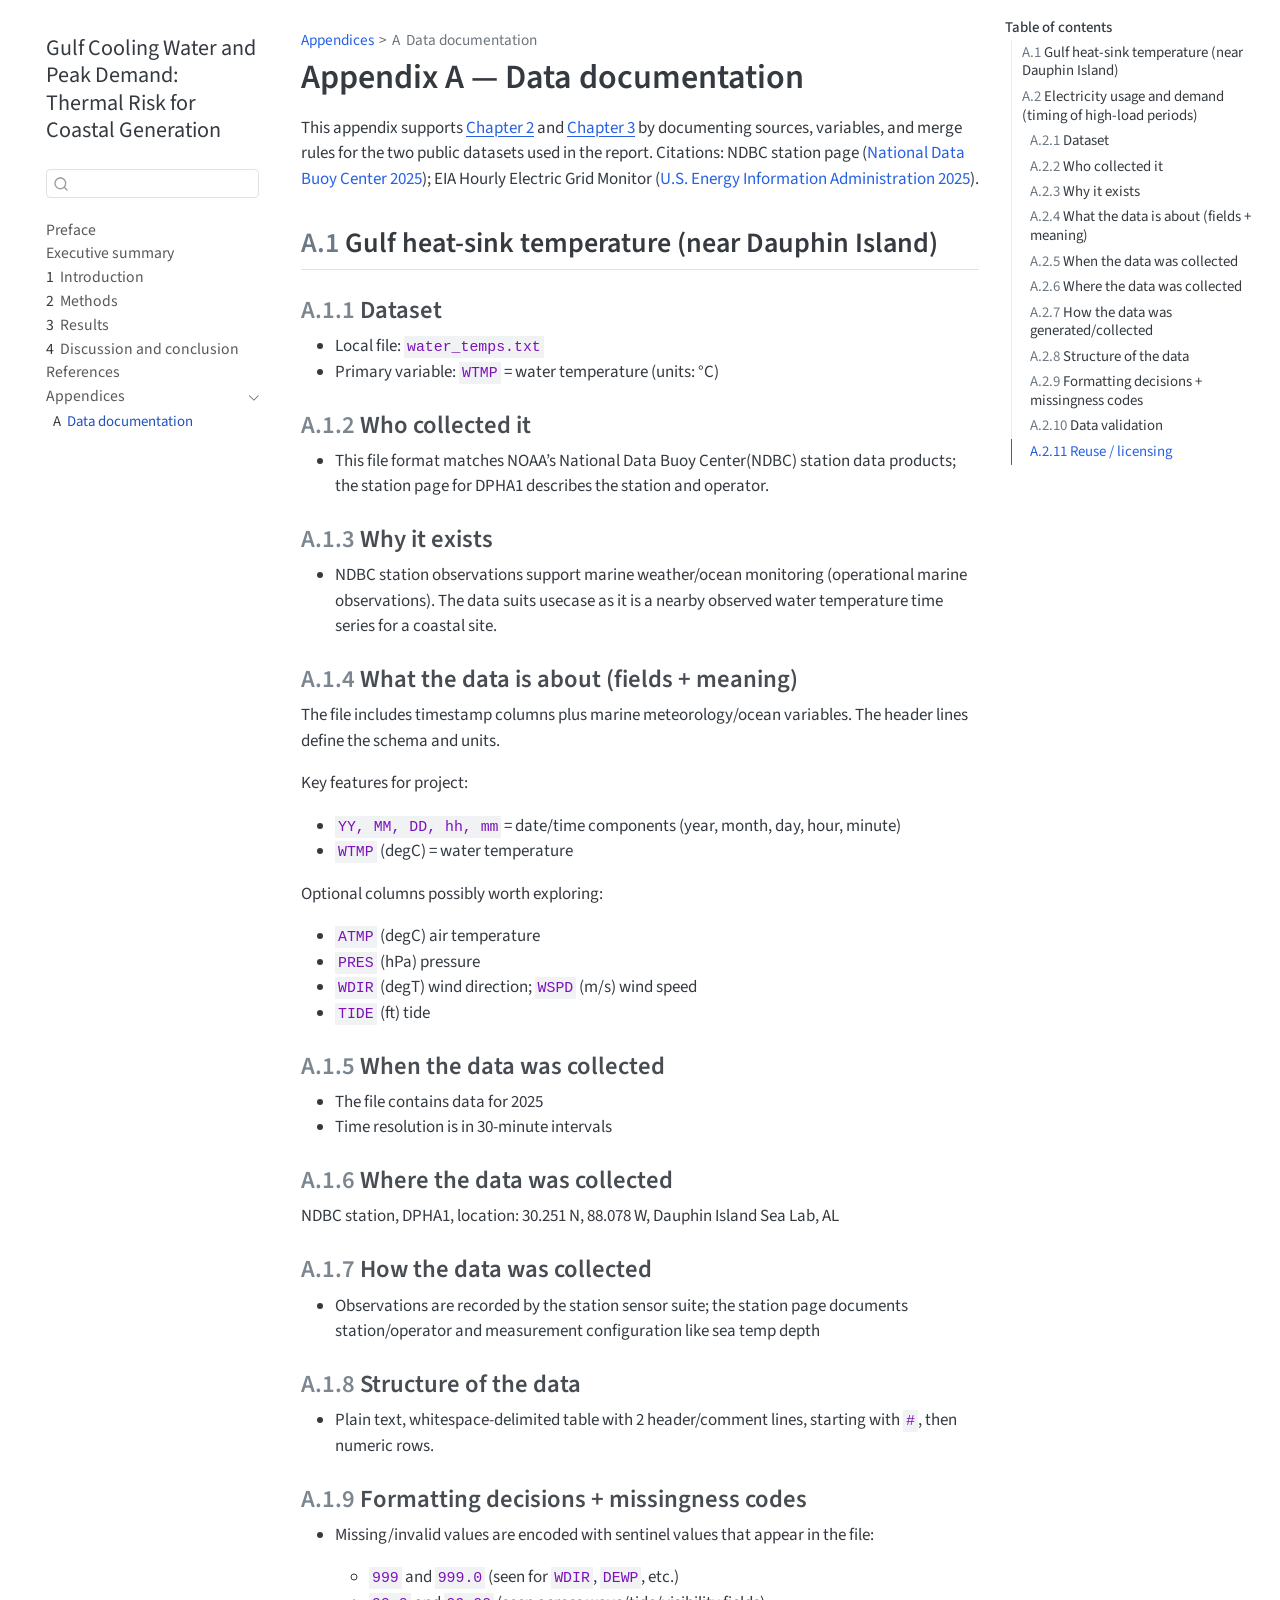
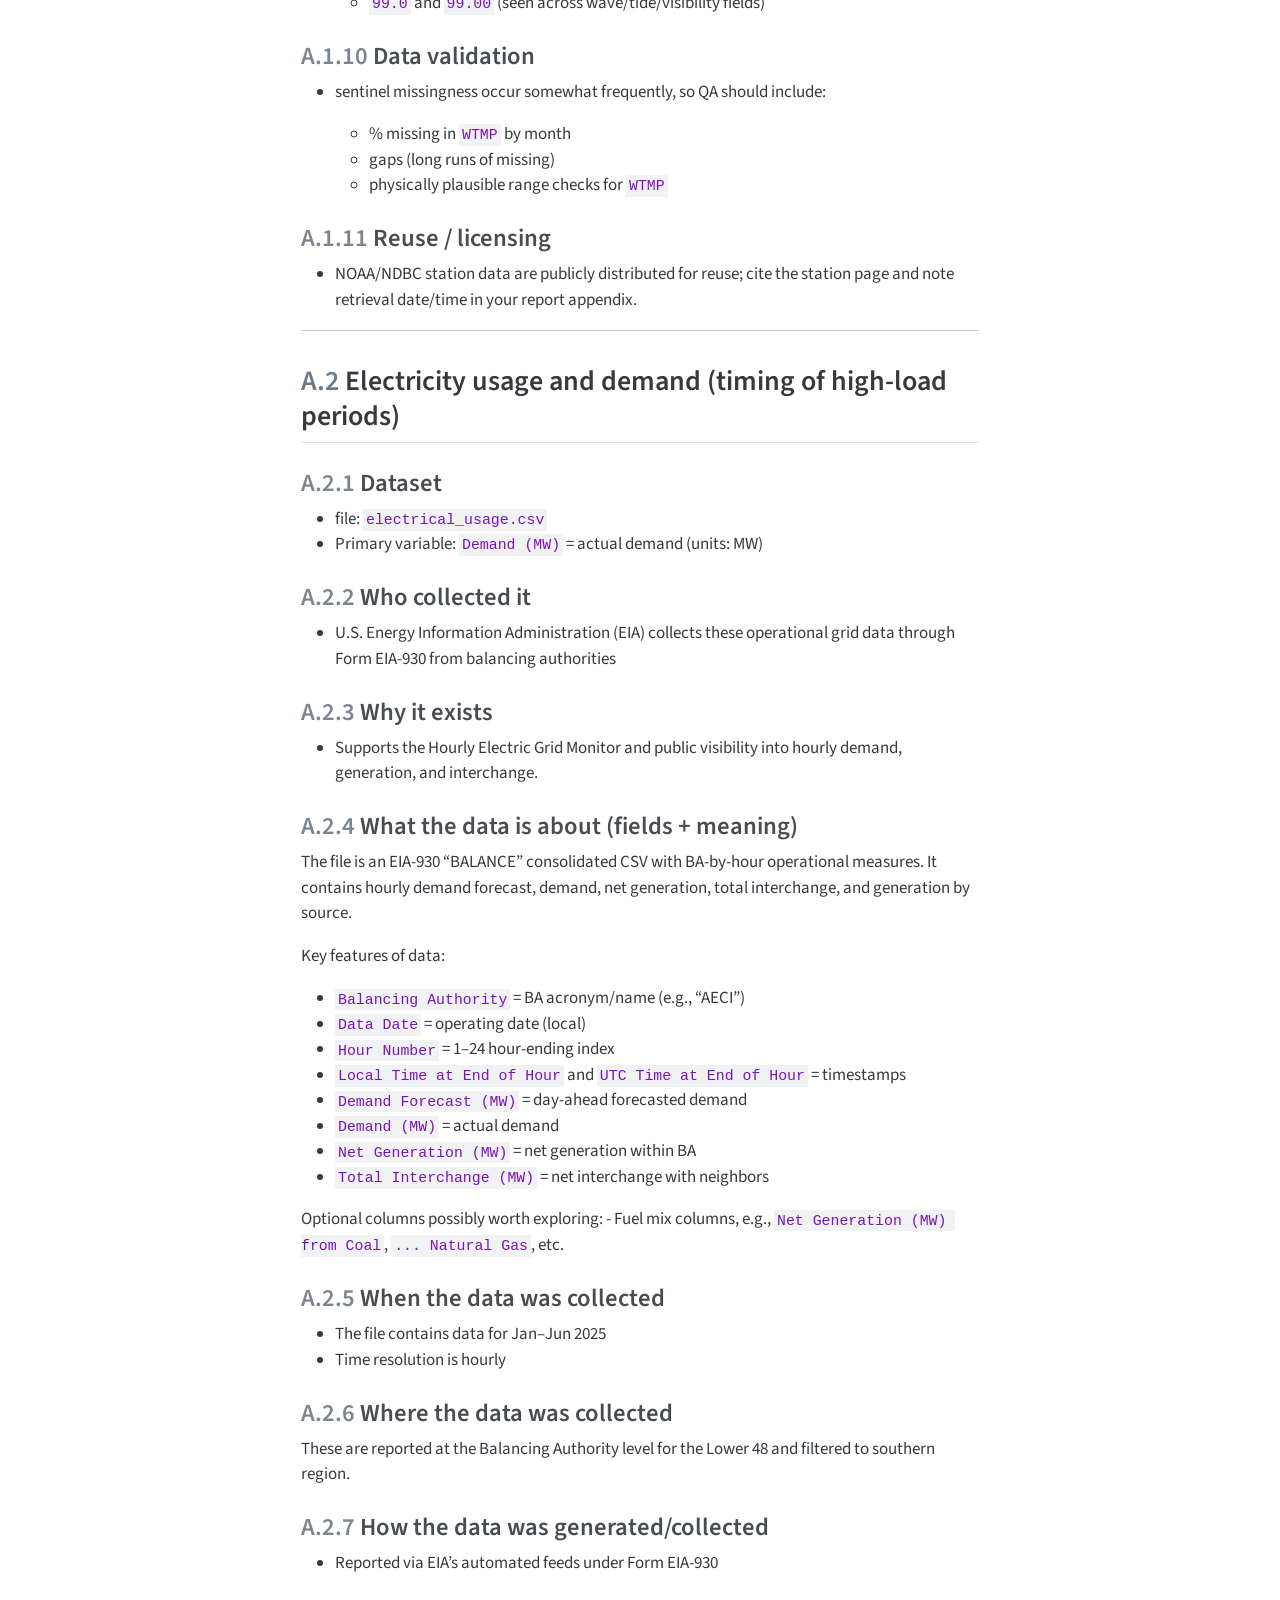
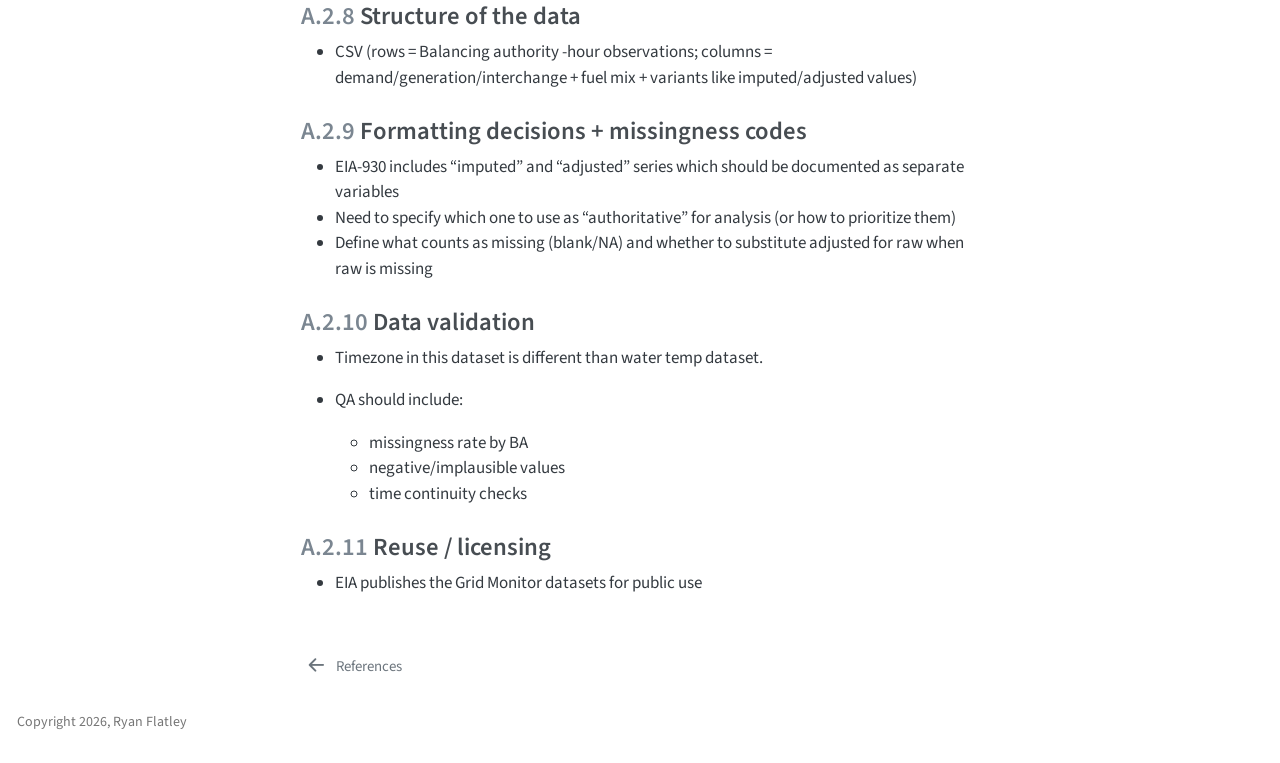
<file: docs/draft-data-doc.html>
<!DOCTYPE html>
<html xmlns="http://www.w3.org/1999/xhtml" lang="en" xml:lang="en"><head>

<meta charset="utf-8">
<meta name="generator" content="quarto-1.8.27">

<meta name="viewport" content="width=device-width, initial-scale=1.0, user-scalable=yes">


<title>Appendix A — Data documentation – Gulf Cooling Water and Peak Demand: Thermal Risk for Coastal Generation</title>
<style>
code{white-space: pre-wrap;}
span.smallcaps{font-variant: small-caps;}
div.columns{display: flex; gap: min(4vw, 1.5em);}
div.column{flex: auto; overflow-x: auto;}
div.hanging-indent{margin-left: 1.5em; text-indent: -1.5em;}
ul.task-list{list-style: none;}
ul.task-list li input[type="checkbox"] {
  width: 0.8em;
  margin: 0 0.8em 0.2em -1em; /* quarto-specific, see https://github.com/quarto-dev/quarto-cli/issues/4556 */ 
  vertical-align: middle;
}
/* CSS for citations */
div.csl-bib-body { }
div.csl-entry {
  clear: both;
  margin-bottom: 0em;
}
.hanging-indent div.csl-entry {
  margin-left:2em;
  text-indent:-2em;
}
div.csl-left-margin {
  min-width:2em;
  float:left;
}
div.csl-right-inline {
  margin-left:2em;
  padding-left:1em;
}
div.csl-indent {
  margin-left: 2em;
}</style>


<script src="site_libs/quarto-nav/quarto-nav.js"></script>
<script src="site_libs/quarto-nav/headroom.min.js"></script>
<script src="site_libs/clipboard/clipboard.min.js"></script>
<script src="site_libs/quarto-search/autocomplete.umd.js"></script>
<script src="site_libs/quarto-search/fuse.min.js"></script>
<script src="site_libs/quarto-search/quarto-search.js"></script>
<meta name="quarto:offset" content="./">
<link href="./references.html" rel="prev">
<script src="site_libs/quarto-html/quarto.js" type="module"></script>
<script src="site_libs/quarto-html/tabsets/tabsets.js" type="module"></script>
<script src="site_libs/quarto-html/axe/axe-check.js" type="module"></script>
<script src="site_libs/quarto-html/popper.min.js"></script>
<script src="site_libs/quarto-html/tippy.umd.min.js"></script>
<script src="site_libs/quarto-html/anchor.min.js"></script>
<link href="site_libs/quarto-html/tippy.css" rel="stylesheet">
<link href="site_libs/quarto-html/quarto-syntax-highlighting-b754b9fd3853d7e56faef54c29c5d52b.css" rel="stylesheet" id="quarto-text-highlighting-styles">
<script src="site_libs/bootstrap/bootstrap.min.js"></script>
<link href="site_libs/bootstrap/bootstrap-icons.css" rel="stylesheet">
<link href="site_libs/bootstrap/bootstrap-c128cb1994ebca371d7534d4c46f011c.min.css" rel="stylesheet" append-hash="true" id="quarto-bootstrap" data-mode="light">
<script id="quarto-search-options" type="application/json">{
  "location": "sidebar",
  "copy-button": false,
  "collapse-after": 3,
  "panel-placement": "start",
  "type": "textbox",
  "limit": 50,
  "keyboard-shortcut": [
    "f",
    "/",
    "s"
  ],
  "show-item-context": false,
  "language": {
    "search-no-results-text": "No results",
    "search-matching-documents-text": "matching documents",
    "search-copy-link-title": "Copy link to search",
    "search-hide-matches-text": "Hide additional matches",
    "search-more-match-text": "more match in this document",
    "search-more-matches-text": "more matches in this document",
    "search-clear-button-title": "Clear",
    "search-text-placeholder": "",
    "search-detached-cancel-button-title": "Cancel",
    "search-submit-button-title": "Submit",
    "search-label": "Search"
  }
}</script>


</head>

<body class="nav-sidebar floating quarto-light">

<div id="quarto-search-results"></div>
  <header id="quarto-header" class="headroom fixed-top">
  <nav class="quarto-secondary-nav">
    <div class="container-fluid d-flex">
      <button type="button" class="quarto-btn-toggle btn" data-bs-toggle="collapse" role="button" data-bs-target=".quarto-sidebar-collapse-item" aria-controls="quarto-sidebar" aria-expanded="false" aria-label="Toggle sidebar navigation" onclick="if (window.quartoToggleHeadroom) { window.quartoToggleHeadroom(); }">
        <i class="bi bi-layout-text-sidebar-reverse"></i>
      </button>
        <nav class="quarto-page-breadcrumbs" aria-label="breadcrumb"><ol class="breadcrumb"><li class="breadcrumb-item"><a href="./draft-data-doc.html">Appendices</a></li><li class="breadcrumb-item"><a href="./draft-data-doc.html"><span class="chapter-number">A</span>&nbsp; <span class="chapter-title">Data documentation</span></a></li></ol></nav>
        <a class="flex-grow-1" role="navigation" data-bs-toggle="collapse" data-bs-target=".quarto-sidebar-collapse-item" aria-controls="quarto-sidebar" aria-expanded="false" aria-label="Toggle sidebar navigation" onclick="if (window.quartoToggleHeadroom) { window.quartoToggleHeadroom(); }">      
        </a>
      <button type="button" class="btn quarto-search-button" aria-label="Search" onclick="window.quartoOpenSearch();">
        <i class="bi bi-search"></i>
      </button>
    </div>
  </nav>
</header>
<!-- content -->
<div id="quarto-content" class="quarto-container page-columns page-rows-contents page-layout-article">
<!-- sidebar -->
  <nav id="quarto-sidebar" class="sidebar collapse collapse-horizontal quarto-sidebar-collapse-item sidebar-navigation floating overflow-auto">
    <div class="pt-lg-2 mt-2 text-left sidebar-header">
    <div class="sidebar-title mb-0 py-0">
      <a href="./">Gulf Cooling Water and Peak Demand: Thermal Risk for Coastal Generation</a> 
    </div>
      </div>
        <div class="mt-2 flex-shrink-0 align-items-center">
        <div class="sidebar-search">
        <div id="quarto-search" class="" title="Search"></div>
        </div>
        </div>
    <div class="sidebar-menu-container"> 
    <ul class="list-unstyled mt-1">
        <li class="sidebar-item">
  <div class="sidebar-item-container"> 
  <a href="./index.html" class="sidebar-item-text sidebar-link">
 <span class="menu-text">Preface</span></a>
  </div>
</li>
        <li class="sidebar-item">
  <div class="sidebar-item-container"> 
  <a href="./summary.html" class="sidebar-item-text sidebar-link">
 <span class="menu-text">Executive summary</span></a>
  </div>
</li>
        <li class="sidebar-item">
  <div class="sidebar-item-container"> 
  <a href="./intro.html" class="sidebar-item-text sidebar-link">
 <span class="menu-text"><span class="chapter-number">1</span>&nbsp; <span class="chapter-title">Introduction</span></span></a>
  </div>
</li>
        <li class="sidebar-item">
  <div class="sidebar-item-container"> 
  <a href="./methods.html" class="sidebar-item-text sidebar-link">
 <span class="menu-text"><span class="chapter-number">2</span>&nbsp; <span class="chapter-title">Methods</span></span></a>
  </div>
</li>
        <li class="sidebar-item">
  <div class="sidebar-item-container"> 
  <a href="./results.html" class="sidebar-item-text sidebar-link">
 <span class="menu-text"><span class="chapter-number">3</span>&nbsp; <span class="chapter-title">Results</span></span></a>
  </div>
</li>
        <li class="sidebar-item">
  <div class="sidebar-item-container"> 
  <a href="./discussion.html" class="sidebar-item-text sidebar-link">
 <span class="menu-text"><span class="chapter-number">4</span>&nbsp; <span class="chapter-title">Discussion and conclusion</span></span></a>
  </div>
</li>
        <li class="sidebar-item">
  <div class="sidebar-item-container"> 
  <a href="./references.html" class="sidebar-item-text sidebar-link">
 <span class="menu-text">References</span></a>
  </div>
</li>
        <li class="sidebar-item sidebar-item-section">
      <div class="sidebar-item-container"> 
            <a class="sidebar-item-text sidebar-link text-start" data-bs-toggle="collapse" data-bs-target="#quarto-sidebar-section-1" role="navigation" aria-expanded="true">
 <span class="menu-text">Appendices</span></a>
          <a class="sidebar-item-toggle text-start" data-bs-toggle="collapse" data-bs-target="#quarto-sidebar-section-1" role="navigation" aria-expanded="true" aria-label="Toggle section">
            <i class="bi bi-chevron-right ms-2"></i>
          </a> 
      </div>
      <ul id="quarto-sidebar-section-1" class="collapse list-unstyled sidebar-section depth1 show">  
          <li class="sidebar-item">
  <div class="sidebar-item-container"> 
  <a href="./draft-data-doc.html" class="sidebar-item-text sidebar-link active">
 <span class="menu-text"><span class="chapter-number">A</span>&nbsp; <span class="chapter-title">Data documentation</span></span></a>
  </div>
</li>
      </ul>
  </li>
    </ul>
    </div>
</nav>
<div id="quarto-sidebar-glass" class="quarto-sidebar-collapse-item" data-bs-toggle="collapse" data-bs-target=".quarto-sidebar-collapse-item"></div>
<!-- margin-sidebar -->
    <div id="quarto-margin-sidebar" class="sidebar margin-sidebar">
        <nav id="TOC" role="doc-toc" class="toc-active">
    <h2 id="toc-title">Table of contents</h2>
   
  <ul>
  <li><a href="#sec-data-water" id="toc-sec-data-water" class="nav-link active" data-scroll-target="#sec-data-water"><span class="header-section-number">A.1</span> Gulf heat-sink temperature (near Dauphin Island)</a>
  <ul class="collapse">
  <li><a href="#dataset" id="toc-dataset" class="nav-link" data-scroll-target="#dataset"><span class="header-section-number">A.1.1</span> Dataset</a></li>
  <li><a href="#who-collected-it" id="toc-who-collected-it" class="nav-link" data-scroll-target="#who-collected-it"><span class="header-section-number">A.1.2</span> Who collected it</a></li>
  <li><a href="#why-it-exists" id="toc-why-it-exists" class="nav-link" data-scroll-target="#why-it-exists"><span class="header-section-number">A.1.3</span> Why it exists</a></li>
  <li><a href="#what-the-data-is-about-fields-meaning" id="toc-what-the-data-is-about-fields-meaning" class="nav-link" data-scroll-target="#what-the-data-is-about-fields-meaning"><span class="header-section-number">A.1.4</span> What the data is about (fields + meaning)</a></li>
  <li><a href="#when-the-data-was-collected" id="toc-when-the-data-was-collected" class="nav-link" data-scroll-target="#when-the-data-was-collected"><span class="header-section-number">A.1.5</span> When the data was collected</a></li>
  <li><a href="#where-the-data-was-collected" id="toc-where-the-data-was-collected" class="nav-link" data-scroll-target="#where-the-data-was-collected"><span class="header-section-number">A.1.6</span> Where the data was collected</a></li>
  <li><a href="#how-the-data-was-collected" id="toc-how-the-data-was-collected" class="nav-link" data-scroll-target="#how-the-data-was-collected"><span class="header-section-number">A.1.7</span> How the data was collected</a></li>
  <li><a href="#structure-of-the-data" id="toc-structure-of-the-data" class="nav-link" data-scroll-target="#structure-of-the-data"><span class="header-section-number">A.1.8</span> Structure of the data</a></li>
  <li><a href="#formatting-decisions-missingness-codes" id="toc-formatting-decisions-missingness-codes" class="nav-link" data-scroll-target="#formatting-decisions-missingness-codes"><span class="header-section-number">A.1.9</span> Formatting decisions + missingness codes</a></li>
  <li><a href="#data-validation" id="toc-data-validation" class="nav-link" data-scroll-target="#data-validation"><span class="header-section-number">A.1.10</span> Data validation</a></li>
  <li><a href="#reuse-licensing" id="toc-reuse-licensing" class="nav-link" data-scroll-target="#reuse-licensing"><span class="header-section-number">A.1.11</span> Reuse / licensing</a></li>
  </ul></li>
  <li><a href="#sec-data-electricity" id="toc-sec-data-electricity" class="nav-link" data-scroll-target="#sec-data-electricity"><span class="header-section-number">A.2</span> Electricity usage and demand (timing of high-load periods)</a>
  <ul class="collapse">
  <li><a href="#dataset-1" id="toc-dataset-1" class="nav-link" data-scroll-target="#dataset-1"><span class="header-section-number">A.2.1</span> Dataset</a></li>
  <li><a href="#who-collected-it-1" id="toc-who-collected-it-1" class="nav-link" data-scroll-target="#who-collected-it-1"><span class="header-section-number">A.2.2</span> Who collected it</a></li>
  <li><a href="#why-it-exists-1" id="toc-why-it-exists-1" class="nav-link" data-scroll-target="#why-it-exists-1"><span class="header-section-number">A.2.3</span> Why it exists</a></li>
  <li><a href="#what-the-data-is-about-fields-meaning-1" id="toc-what-the-data-is-about-fields-meaning-1" class="nav-link" data-scroll-target="#what-the-data-is-about-fields-meaning-1"><span class="header-section-number">A.2.4</span> What the data is about (fields + meaning)</a></li>
  <li><a href="#when-the-data-was-collected-1" id="toc-when-the-data-was-collected-1" class="nav-link" data-scroll-target="#when-the-data-was-collected-1"><span class="header-section-number">A.2.5</span> When the data was collected</a></li>
  <li><a href="#where-the-data-was-collected-1" id="toc-where-the-data-was-collected-1" class="nav-link" data-scroll-target="#where-the-data-was-collected-1"><span class="header-section-number">A.2.6</span> Where the data was collected</a></li>
  <li><a href="#how-the-data-was-generatedcollected" id="toc-how-the-data-was-generatedcollected" class="nav-link" data-scroll-target="#how-the-data-was-generatedcollected"><span class="header-section-number">A.2.7</span> How the data was generated/collected</a></li>
  <li><a href="#structure-of-the-data-1" id="toc-structure-of-the-data-1" class="nav-link" data-scroll-target="#structure-of-the-data-1"><span class="header-section-number">A.2.8</span> Structure of the data</a></li>
  <li><a href="#formatting-decisions-missingness-codes-1" id="toc-formatting-decisions-missingness-codes-1" class="nav-link" data-scroll-target="#formatting-decisions-missingness-codes-1"><span class="header-section-number">A.2.9</span> Formatting decisions + missingness codes</a></li>
  <li><a href="#data-validation-1" id="toc-data-validation-1" class="nav-link" data-scroll-target="#data-validation-1"><span class="header-section-number">A.2.10</span> Data validation</a></li>
  <li><a href="#reuse-licensing-1" id="toc-reuse-licensing-1" class="nav-link" data-scroll-target="#reuse-licensing-1"><span class="header-section-number">A.2.11</span> Reuse / licensing</a></li>
  </ul></li>
  </ul>
</nav>
    </div>
<!-- main -->
<main class="content" id="quarto-document-content">

<header id="title-block-header" class="quarto-title-block default"><nav class="quarto-page-breadcrumbs quarto-title-breadcrumbs d-none d-lg-block" aria-label="breadcrumb"><ol class="breadcrumb"><li class="breadcrumb-item"><a href="./draft-data-doc.html">Appendices</a></li><li class="breadcrumb-item"><a href="./draft-data-doc.html"><span class="chapter-number">A</span>&nbsp; <span class="chapter-title">Data documentation</span></a></li></ol></nav>
<div class="quarto-title">
<h1 class="title"><span id="sec-data-appendix" class="quarto-section-identifier">Appendix A — Data documentation</span></h1>
</div>



<div class="quarto-title-meta">

    
  
    
  </div>
  


</header>


<p>This appendix supports <a href="methods.html" class="quarto-xref"><span>Chapter 2</span></a> and <a href="results.html" class="quarto-xref"><span>Chapter 3</span></a> by documenting sources, variables, and merge rules for the two public datasets used in the report. Citations: NDBC station page <span class="citation" data-cites="ndbc-dpha1">(<a href="references.html#ref-ndbc-dpha1" role="doc-biblioref">National Data Buoy Center 2025</a>)</span>; EIA Hourly Electric Grid Monitor <span class="citation" data-cites="eia-grid-monitor">(<a href="references.html#ref-eia-grid-monitor" role="doc-biblioref">U.S. Energy Information Administration 2025</a>)</span>.</p>
<section id="sec-data-water" class="level2" data-number="A.1">
<h2 data-number="A.1" class="anchored" data-anchor-id="sec-data-water"><span class="header-section-number">A.1</span> Gulf heat-sink temperature (near Dauphin Island)</h2>
<section id="dataset" class="level3" data-number="A.1.1">
<h3 data-number="A.1.1" class="anchored" data-anchor-id="dataset"><span class="header-section-number">A.1.1</span> Dataset</h3>
<ul>
<li>Local file: <code>water_temps.txt</code></li>
<li>Primary variable: <code>WTMP</code> = water temperature (units: °C)</li>
</ul>
</section>
<section id="who-collected-it" class="level3" data-number="A.1.2">
<h3 data-number="A.1.2" class="anchored" data-anchor-id="who-collected-it"><span class="header-section-number">A.1.2</span> Who collected it</h3>
<ul>
<li>This file format matches NOAA’s National Data Buoy Center(NDBC) station data products; the station page for DPHA1 describes the station and operator.</li>
</ul>
</section>
<section id="why-it-exists" class="level3" data-number="A.1.3">
<h3 data-number="A.1.3" class="anchored" data-anchor-id="why-it-exists"><span class="header-section-number">A.1.3</span> Why it exists</h3>
<ul>
<li>NDBC station observations support marine weather/ocean monitoring (operational marine observations). The data suits usecase as it is a nearby observed water temperature time series for a coastal site.</li>
</ul>
</section>
<section id="what-the-data-is-about-fields-meaning" class="level3" data-number="A.1.4">
<h3 data-number="A.1.4" class="anchored" data-anchor-id="what-the-data-is-about-fields-meaning"><span class="header-section-number">A.1.4</span> What the data is about (fields + meaning)</h3>
<p>The file includes timestamp columns plus marine meteorology/ocean variables. The header lines define the schema and units.</p>
<p>Key features for project:</p>
<ul>
<li><code>YY, MM, DD, hh, mm</code> = date/time components (year, month, day, hour, minute)</li>
<li><code>WTMP</code> (degC) = water temperature</li>
</ul>
<p>Optional columns possibly worth exploring:</p>
<ul>
<li><code>ATMP</code> (degC) air temperature</li>
<li><code>PRES</code> (hPa) pressure</li>
<li><code>WDIR</code> (degT) wind direction; <code>WSPD</code> (m/s) wind speed</li>
<li><code>TIDE</code> (ft) tide</li>
</ul>
</section>
<section id="when-the-data-was-collected" class="level3" data-number="A.1.5">
<h3 data-number="A.1.5" class="anchored" data-anchor-id="when-the-data-was-collected"><span class="header-section-number">A.1.5</span> When the data was collected</h3>
<ul>
<li>The file contains data for 2025</li>
<li>Time resolution is in 30-minute intervals</li>
</ul>
</section>
<section id="where-the-data-was-collected" class="level3" data-number="A.1.6">
<h3 data-number="A.1.6" class="anchored" data-anchor-id="where-the-data-was-collected"><span class="header-section-number">A.1.6</span> Where the data was collected</h3>
<p>NDBC station, DPHA1, location: 30.251 N, 88.078 W, Dauphin Island Sea Lab, AL</p>
</section>
<section id="how-the-data-was-collected" class="level3" data-number="A.1.7">
<h3 data-number="A.1.7" class="anchored" data-anchor-id="how-the-data-was-collected"><span class="header-section-number">A.1.7</span> How the data was collected</h3>
<ul>
<li>Observations are recorded by the station sensor suite; the station page documents station/operator and measurement configuration like sea temp depth</li>
</ul>
</section>
<section id="structure-of-the-data" class="level3" data-number="A.1.8">
<h3 data-number="A.1.8" class="anchored" data-anchor-id="structure-of-the-data"><span class="header-section-number">A.1.8</span> Structure of the data</h3>
<ul>
<li>Plain text, whitespace-delimited table with 2 header/comment lines, starting with <code>#</code>, then numeric rows.</li>
</ul>
</section>
<section id="formatting-decisions-missingness-codes" class="level3" data-number="A.1.9">
<h3 data-number="A.1.9" class="anchored" data-anchor-id="formatting-decisions-missingness-codes"><span class="header-section-number">A.1.9</span> Formatting decisions + missingness codes</h3>
<ul>
<li><p>Missing/invalid values are encoded with sentinel values that appear in the file:</p>
<ul>
<li><code>999</code> and <code>999.0</code> (seen for <code>WDIR</code>, <code>DEWP</code>, etc.)</li>
<li><code>99.0</code> and <code>99.00</code> (seen across wave/tide/visibility fields)</li>
</ul></li>
</ul>
</section>
<section id="data-validation" class="level3" data-number="A.1.10">
<h3 data-number="A.1.10" class="anchored" data-anchor-id="data-validation"><span class="header-section-number">A.1.10</span> Data validation</h3>
<ul>
<li><p>sentinel missingness occur somewhat frequently, so QA should include:</p>
<ul>
<li>% missing in <code>WTMP</code> by month</li>
<li>gaps (long runs of missing)</li>
<li>physically plausible range checks for <code>WTMP</code></li>
</ul></li>
</ul>
</section>
<section id="reuse-licensing" class="level3" data-number="A.1.11">
<h3 data-number="A.1.11" class="anchored" data-anchor-id="reuse-licensing"><span class="header-section-number">A.1.11</span> Reuse / licensing</h3>
<ul>
<li>NOAA/NDBC station data are publicly distributed for reuse; cite the station page and note retrieval date/time in your report appendix.</li>
</ul>
<hr>
</section>
</section>
<section id="sec-data-electricity" class="level2" data-number="A.2">
<h2 data-number="A.2" class="anchored" data-anchor-id="sec-data-electricity"><span class="header-section-number">A.2</span> Electricity usage and demand (timing of high-load periods)</h2>
<section id="dataset-1" class="level3" data-number="A.2.1">
<h3 data-number="A.2.1" class="anchored" data-anchor-id="dataset-1"><span class="header-section-number">A.2.1</span> Dataset</h3>
<ul>
<li>file: <code>electrical_usage.csv</code></li>
<li>Primary variable: <code>Demand (MW)</code> = actual demand (units: MW)</li>
</ul>
</section>
<section id="who-collected-it-1" class="level3" data-number="A.2.2">
<h3 data-number="A.2.2" class="anchored" data-anchor-id="who-collected-it-1"><span class="header-section-number">A.2.2</span> Who collected it</h3>
<ul>
<li>U.S. Energy Information Administration (EIA) collects these operational grid data through Form EIA-930 from balancing authorities</li>
</ul>
</section>
<section id="why-it-exists-1" class="level3" data-number="A.2.3">
<h3 data-number="A.2.3" class="anchored" data-anchor-id="why-it-exists-1"><span class="header-section-number">A.2.3</span> Why it exists</h3>
<ul>
<li>Supports the Hourly Electric Grid Monitor and public visibility into hourly demand, generation, and interchange.</li>
</ul>
</section>
<section id="what-the-data-is-about-fields-meaning-1" class="level3" data-number="A.2.4">
<h3 data-number="A.2.4" class="anchored" data-anchor-id="what-the-data-is-about-fields-meaning-1"><span class="header-section-number">A.2.4</span> What the data is about (fields + meaning)</h3>
<p>The file is an EIA-930 “BALANCE” consolidated CSV with BA-by-hour operational measures. It contains hourly demand forecast, demand, net generation, total interchange, and generation by source.</p>
<p>Key features of data:</p>
<ul>
<li><code>Balancing Authority</code> = BA acronym/name (e.g., “AECI”)</li>
<li><code>Data Date</code> = operating date (local)</li>
<li><code>Hour Number</code> = 1–24 hour-ending index</li>
<li><code>Local Time at End of Hour</code> and <code>UTC Time at End of Hour</code> = timestamps</li>
<li><code>Demand Forecast (MW)</code> = day-ahead forecasted demand</li>
<li><code>Demand (MW)</code> = actual demand</li>
<li><code>Net Generation (MW)</code> = net generation within BA</li>
<li><code>Total Interchange (MW)</code> = net interchange with neighbors</li>
</ul>
<p>Optional columns possibly worth exploring: - Fuel mix columns, e.g., <code>Net Generation (MW) from Coal</code>, <code>... Natural Gas</code>, etc.</p>
</section>
<section id="when-the-data-was-collected-1" class="level3" data-number="A.2.5">
<h3 data-number="A.2.5" class="anchored" data-anchor-id="when-the-data-was-collected-1"><span class="header-section-number">A.2.5</span> When the data was collected</h3>
<ul>
<li>The file contains data for Jan–Jun 2025</li>
<li>Time resolution is hourly</li>
</ul>
</section>
<section id="where-the-data-was-collected-1" class="level3" data-number="A.2.6">
<h3 data-number="A.2.6" class="anchored" data-anchor-id="where-the-data-was-collected-1"><span class="header-section-number">A.2.6</span> Where the data was collected</h3>
<p>These are reported at the Balancing Authority level for the Lower 48 and filtered to southern region.</p>
</section>
<section id="how-the-data-was-generatedcollected" class="level3" data-number="A.2.7">
<h3 data-number="A.2.7" class="anchored" data-anchor-id="how-the-data-was-generatedcollected"><span class="header-section-number">A.2.7</span> How the data was generated/collected</h3>
<ul>
<li>Reported via EIA’s automated feeds under Form EIA-930</li>
</ul>
</section>
<section id="structure-of-the-data-1" class="level3" data-number="A.2.8">
<h3 data-number="A.2.8" class="anchored" data-anchor-id="structure-of-the-data-1"><span class="header-section-number">A.2.8</span> Structure of the data</h3>
<ul>
<li>CSV (rows = Balancing authority -hour observations; columns = demand/generation/interchange + fuel mix + variants like imputed/adjusted values)</li>
</ul>
</section>
<section id="formatting-decisions-missingness-codes-1" class="level3" data-number="A.2.9">
<h3 data-number="A.2.9" class="anchored" data-anchor-id="formatting-decisions-missingness-codes-1"><span class="header-section-number">A.2.9</span> Formatting decisions + missingness codes</h3>
<ul>
<li>EIA-930 includes “imputed” and “adjusted” series which should be documented as separate variables</li>
<li>Need to specify which one to use as “authoritative” for analysis (or how to prioritize them)</li>
<li>Define what counts as missing (blank/NA) and whether to substitute adjusted for raw when raw is missing</li>
</ul>
</section>
<section id="data-validation-1" class="level3" data-number="A.2.10">
<h3 data-number="A.2.10" class="anchored" data-anchor-id="data-validation-1"><span class="header-section-number">A.2.10</span> Data validation</h3>
<ul>
<li><p>Timezone in this dataset is different than water temp dataset.</p></li>
<li><p>QA should include:</p>
<ul>
<li>missingness rate by BA</li>
<li>negative/implausible values</li>
<li>time continuity checks</li>
</ul></li>
</ul>
</section>
<section id="reuse-licensing-1" class="level3" data-number="A.2.11">
<h3 data-number="A.2.11" class="anchored" data-anchor-id="reuse-licensing-1"><span class="header-section-number">A.2.11</span> Reuse / licensing</h3>
<ul>
<li>EIA publishes the Grid Monitor datasets for public use</li>
</ul>


<div id="refs" class="references csl-bib-body hanging-indent" data-entry-spacing="0" role="list" style="display: none">
<div id="ref-ndbc-dpha1" class="csl-entry" role="listitem">
National Data Buoy Center. 2025. <span>“Station <span>DPHA1</span> — Dauphin Island, <span>AL</span>.”</span> National Oceanic; Atmospheric Administration. 2025. <a href="https://www.ndbc.noaa.gov/station_page.php?station=dpha1">https://www.ndbc.noaa.gov/station_page.php?station=dpha1</a>.
</div>
<div id="ref-eia-grid-monitor" class="csl-entry" role="listitem">
U.S. Energy Information Administration. 2025. <span>“Hourly Electric Grid Monitor.”</span> U.S. Department of Energy. 2025. <a href="https://www.eia.gov/electricity/gridmonitor/dashboard">https://www.eia.gov/electricity/gridmonitor/dashboard</a>.
</div>
</div>
</section>
</section>

</main> <!-- /main -->
<script id="quarto-html-after-body" type="application/javascript">
  window.document.addEventListener("DOMContentLoaded", function (event) {
    const icon = "";
    const anchorJS = new window.AnchorJS();
    anchorJS.options = {
      placement: 'right',
      icon: icon
    };
    anchorJS.add('.anchored');
    const isCodeAnnotation = (el) => {
      for (const clz of el.classList) {
        if (clz.startsWith('code-annotation-')) {                     
          return true;
        }
      }
      return false;
    }
    const onCopySuccess = function(e) {
      // button target
      const button = e.trigger;
      // don't keep focus
      button.blur();
      // flash "checked"
      button.classList.add('code-copy-button-checked');
      var currentTitle = button.getAttribute("title");
      button.setAttribute("title", "Copied!");
      let tooltip;
      if (window.bootstrap) {
        button.setAttribute("data-bs-toggle", "tooltip");
        button.setAttribute("data-bs-placement", "left");
        button.setAttribute("data-bs-title", "Copied!");
        tooltip = new bootstrap.Tooltip(button, 
          { trigger: "manual", 
            customClass: "code-copy-button-tooltip",
            offset: [0, -8]});
        tooltip.show();    
      }
      setTimeout(function() {
        if (tooltip) {
          tooltip.hide();
          button.removeAttribute("data-bs-title");
          button.removeAttribute("data-bs-toggle");
          button.removeAttribute("data-bs-placement");
        }
        button.setAttribute("title", currentTitle);
        button.classList.remove('code-copy-button-checked');
      }, 1000);
      // clear code selection
      e.clearSelection();
    }
    const getTextToCopy = function(trigger) {
      const outerScaffold = trigger.parentElement.cloneNode(true);
      const codeEl = outerScaffold.querySelector('code');
      for (const childEl of codeEl.children) {
        if (isCodeAnnotation(childEl)) {
          childEl.remove();
        }
      }
      return codeEl.innerText;
    }
    const clipboard = new window.ClipboardJS('.code-copy-button:not([data-in-quarto-modal])', {
      text: getTextToCopy
    });
    clipboard.on('success', onCopySuccess);
    if (window.document.getElementById('quarto-embedded-source-code-modal')) {
      const clipboardModal = new window.ClipboardJS('.code-copy-button[data-in-quarto-modal]', {
        text: getTextToCopy,
        container: window.document.getElementById('quarto-embedded-source-code-modal')
      });
      clipboardModal.on('success', onCopySuccess);
    }
      var localhostRegex = new RegExp(/^(?:http|https):\/\/localhost\:?[0-9]*\//);
      var mailtoRegex = new RegExp(/^mailto:/);
        var filterRegex = new RegExp('/' + window.location.host + '/');
      var isInternal = (href) => {
          return filterRegex.test(href) || localhostRegex.test(href) || mailtoRegex.test(href);
      }
      // Inspect non-navigation links and adorn them if external
     var links = window.document.querySelectorAll('a[href]:not(.nav-link):not(.navbar-brand):not(.toc-action):not(.sidebar-link):not(.sidebar-item-toggle):not(.pagination-link):not(.no-external):not([aria-hidden]):not(.dropdown-item):not(.quarto-navigation-tool):not(.about-link)');
      for (var i=0; i<links.length; i++) {
        const link = links[i];
        if (!isInternal(link.href)) {
          // undo the damage that might have been done by quarto-nav.js in the case of
          // links that we want to consider external
          if (link.dataset.originalHref !== undefined) {
            link.href = link.dataset.originalHref;
          }
        }
      }
    function tippyHover(el, contentFn, onTriggerFn, onUntriggerFn) {
      const config = {
        allowHTML: true,
        maxWidth: 500,
        delay: 100,
        arrow: false,
        appendTo: function(el) {
            return el.parentElement;
        },
        interactive: true,
        interactiveBorder: 10,
        theme: 'quarto',
        placement: 'bottom-start',
      };
      if (contentFn) {
        config.content = contentFn;
      }
      if (onTriggerFn) {
        config.onTrigger = onTriggerFn;
      }
      if (onUntriggerFn) {
        config.onUntrigger = onUntriggerFn;
      }
      window.tippy(el, config); 
    }
    const noterefs = window.document.querySelectorAll('a[role="doc-noteref"]');
    for (var i=0; i<noterefs.length; i++) {
      const ref = noterefs[i];
      tippyHover(ref, function() {
        // use id or data attribute instead here
        let href = ref.getAttribute('data-footnote-href') || ref.getAttribute('href');
        try { href = new URL(href).hash; } catch {}
        const id = href.replace(/^#\/?/, "");
        const note = window.document.getElementById(id);
        if (note) {
          return note.innerHTML;
        } else {
          return "";
        }
      });
    }
    const xrefs = window.document.querySelectorAll('a.quarto-xref');
    const processXRef = (id, note) => {
      // Strip column container classes
      const stripColumnClz = (el) => {
        el.classList.remove("page-full", "page-columns");
        if (el.children) {
          for (const child of el.children) {
            stripColumnClz(child);
          }
        }
      }
      stripColumnClz(note)
      if (id === null || id.startsWith('sec-')) {
        // Special case sections, only their first couple elements
        const container = document.createElement("div");
        if (note.children && note.children.length > 2) {
          container.appendChild(note.children[0].cloneNode(true));
          for (let i = 1; i < note.children.length; i++) {
            const child = note.children[i];
            if (child.tagName === "P" && child.innerText === "") {
              continue;
            } else {
              container.appendChild(child.cloneNode(true));
              break;
            }
          }
          if (window.Quarto?.typesetMath) {
            window.Quarto.typesetMath(container);
          }
          return container.innerHTML
        } else {
          if (window.Quarto?.typesetMath) {
            window.Quarto.typesetMath(note);
          }
          return note.innerHTML;
        }
      } else {
        // Remove any anchor links if they are present
        const anchorLink = note.querySelector('a.anchorjs-link');
        if (anchorLink) {
          anchorLink.remove();
        }
        if (window.Quarto?.typesetMath) {
          window.Quarto.typesetMath(note);
        }
        if (note.classList.contains("callout")) {
          return note.outerHTML;
        } else {
          return note.innerHTML;
        }
      }
    }
    for (var i=0; i<xrefs.length; i++) {
      const xref = xrefs[i];
      tippyHover(xref, undefined, function(instance) {
        instance.disable();
        let url = xref.getAttribute('href');
        let hash = undefined; 
        if (url.startsWith('#')) {
          hash = url;
        } else {
          try { hash = new URL(url).hash; } catch {}
        }
        if (hash) {
          const id = hash.replace(/^#\/?/, "");
          const note = window.document.getElementById(id);
          if (note !== null) {
            try {
              const html = processXRef(id, note.cloneNode(true));
              instance.setContent(html);
            } finally {
              instance.enable();
              instance.show();
            }
          } else {
            // See if we can fetch this
            fetch(url.split('#')[0])
            .then(res => res.text())
            .then(html => {
              const parser = new DOMParser();
              const htmlDoc = parser.parseFromString(html, "text/html");
              const note = htmlDoc.getElementById(id);
              if (note !== null) {
                const html = processXRef(id, note);
                instance.setContent(html);
              } 
            }).finally(() => {
              instance.enable();
              instance.show();
            });
          }
        } else {
          // See if we can fetch a full url (with no hash to target)
          // This is a special case and we should probably do some content thinning / targeting
          fetch(url)
          .then(res => res.text())
          .then(html => {
            const parser = new DOMParser();
            const htmlDoc = parser.parseFromString(html, "text/html");
            const note = htmlDoc.querySelector('main.content');
            if (note !== null) {
              // This should only happen for chapter cross references
              // (since there is no id in the URL)
              // remove the first header
              if (note.children.length > 0 && note.children[0].tagName === "HEADER") {
                note.children[0].remove();
              }
              const html = processXRef(null, note);
              instance.setContent(html);
            } 
          }).finally(() => {
            instance.enable();
            instance.show();
          });
        }
      }, function(instance) {
      });
    }
        let selectedAnnoteEl;
        const selectorForAnnotation = ( cell, annotation) => {
          let cellAttr = 'data-code-cell="' + cell + '"';
          let lineAttr = 'data-code-annotation="' +  annotation + '"';
          const selector = 'span[' + cellAttr + '][' + lineAttr + ']';
          return selector;
        }
        const selectCodeLines = (annoteEl) => {
          const doc = window.document;
          const targetCell = annoteEl.getAttribute("data-target-cell");
          const targetAnnotation = annoteEl.getAttribute("data-target-annotation");
          const annoteSpan = window.document.querySelector(selectorForAnnotation(targetCell, targetAnnotation));
          const lines = annoteSpan.getAttribute("data-code-lines").split(",");
          const lineIds = lines.map((line) => {
            return targetCell + "-" + line;
          })
          let top = null;
          let height = null;
          let parent = null;
          if (lineIds.length > 0) {
              //compute the position of the single el (top and bottom and make a div)
              const el = window.document.getElementById(lineIds[0]);
              top = el.offsetTop;
              height = el.offsetHeight;
              parent = el.parentElement.parentElement;
            if (lineIds.length > 1) {
              const lastEl = window.document.getElementById(lineIds[lineIds.length - 1]);
              const bottom = lastEl.offsetTop + lastEl.offsetHeight;
              height = bottom - top;
            }
            if (top !== null && height !== null && parent !== null) {
              // cook up a div (if necessary) and position it 
              let div = window.document.getElementById("code-annotation-line-highlight");
              if (div === null) {
                div = window.document.createElement("div");
                div.setAttribute("id", "code-annotation-line-highlight");
                div.style.position = 'absolute';
                parent.appendChild(div);
              }
              div.style.top = top - 2 + "px";
              div.style.height = height + 4 + "px";
              div.style.left = 0;
              let gutterDiv = window.document.getElementById("code-annotation-line-highlight-gutter");
              if (gutterDiv === null) {
                gutterDiv = window.document.createElement("div");
                gutterDiv.setAttribute("id", "code-annotation-line-highlight-gutter");
                gutterDiv.style.position = 'absolute';
                const codeCell = window.document.getElementById(targetCell);
                const gutter = codeCell.querySelector('.code-annotation-gutter');
                gutter.appendChild(gutterDiv);
              }
              gutterDiv.style.top = top - 2 + "px";
              gutterDiv.style.height = height + 4 + "px";
            }
            selectedAnnoteEl = annoteEl;
          }
        };
        const unselectCodeLines = () => {
          const elementsIds = ["code-annotation-line-highlight", "code-annotation-line-highlight-gutter"];
          elementsIds.forEach((elId) => {
            const div = window.document.getElementById(elId);
            if (div) {
              div.remove();
            }
          });
          selectedAnnoteEl = undefined;
        };
          // Handle positioning of the toggle
      window.addEventListener(
        "resize",
        throttle(() => {
          elRect = undefined;
          if (selectedAnnoteEl) {
            selectCodeLines(selectedAnnoteEl);
          }
        }, 10)
      );
      function throttle(fn, ms) {
      let throttle = false;
      let timer;
        return (...args) => {
          if(!throttle) { // first call gets through
              fn.apply(this, args);
              throttle = true;
          } else { // all the others get throttled
              if(timer) clearTimeout(timer); // cancel #2
              timer = setTimeout(() => {
                fn.apply(this, args);
                timer = throttle = false;
              }, ms);
          }
        };
      }
        // Attach click handler to the DT
        const annoteDls = window.document.querySelectorAll('dt[data-target-cell]');
        for (const annoteDlNode of annoteDls) {
          annoteDlNode.addEventListener('click', (event) => {
            const clickedEl = event.target;
            if (clickedEl !== selectedAnnoteEl) {
              unselectCodeLines();
              const activeEl = window.document.querySelector('dt[data-target-cell].code-annotation-active');
              if (activeEl) {
                activeEl.classList.remove('code-annotation-active');
              }
              selectCodeLines(clickedEl);
              clickedEl.classList.add('code-annotation-active');
            } else {
              // Unselect the line
              unselectCodeLines();
              clickedEl.classList.remove('code-annotation-active');
            }
          });
        }
    const findCites = (el) => {
      const parentEl = el.parentElement;
      if (parentEl) {
        const cites = parentEl.dataset.cites;
        if (cites) {
          return {
            el,
            cites: cites.split(' ')
          };
        } else {
          return findCites(el.parentElement)
        }
      } else {
        return undefined;
      }
    };
    var bibliorefs = window.document.querySelectorAll('a[role="doc-biblioref"]');
    for (var i=0; i<bibliorefs.length; i++) {
      const ref = bibliorefs[i];
      const citeInfo = findCites(ref);
      if (citeInfo) {
        tippyHover(citeInfo.el, function() {
          var popup = window.document.createElement('div');
          citeInfo.cites.forEach(function(cite) {
            var citeDiv = window.document.createElement('div');
            citeDiv.classList.add('hanging-indent');
            citeDiv.classList.add('csl-entry');
            var biblioDiv = window.document.getElementById('ref-' + cite);
            if (biblioDiv) {
              citeDiv.innerHTML = biblioDiv.innerHTML;
            }
            popup.appendChild(citeDiv);
          });
          return popup.innerHTML;
        });
      }
    }
  });
  </script>
<nav class="page-navigation">
  <div class="nav-page nav-page-previous">
      <a href="./references.html" class="pagination-link" aria-label="References">
        <i class="bi bi-arrow-left-short"></i> <span class="nav-page-text">References</span>
      </a>          
  </div>
  <div class="nav-page nav-page-next">
  </div>
</nav>
</div> <!-- /content -->
<footer class="footer">
  <div class="nav-footer">
    <div class="nav-footer-left">
<p>Copyright 2026, Ryan Flatley</p>
</div>   
    <div class="nav-footer-center">
      &nbsp;
    </div>
    <div class="nav-footer-right">
      &nbsp;
    </div>
  </div>
</footer>




</body></html>
</file>
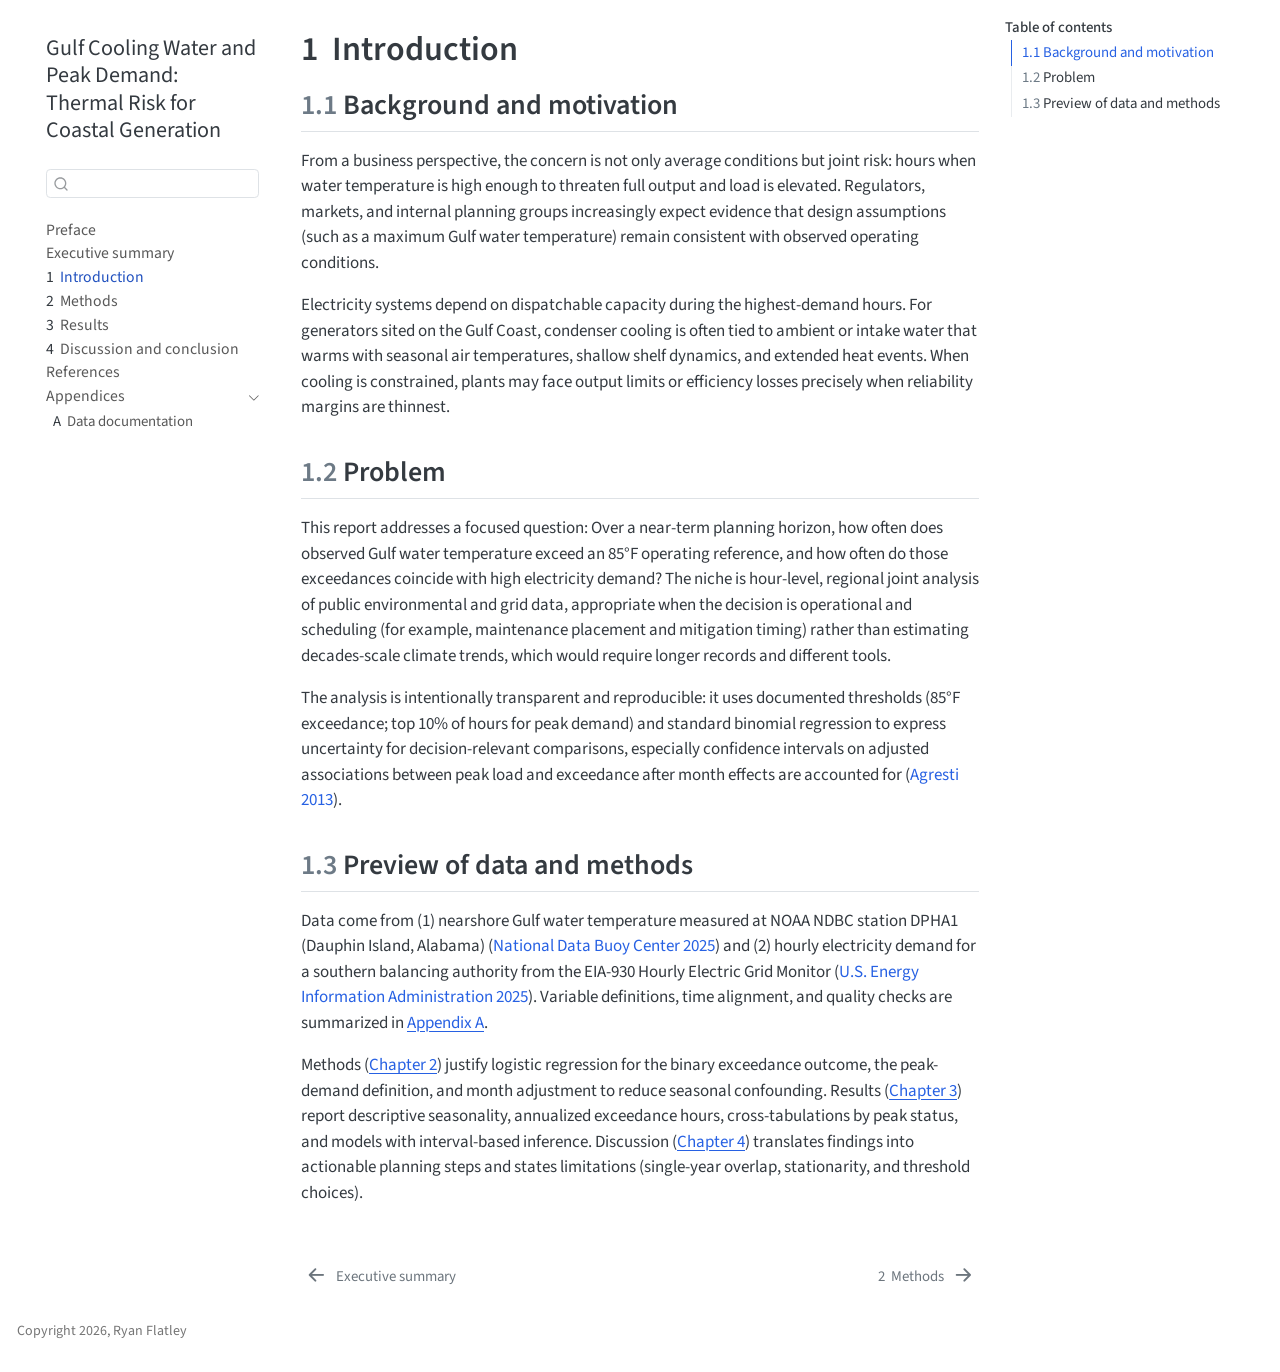
<file: docs/intro.html>
<!DOCTYPE html>
<html xmlns="http://www.w3.org/1999/xhtml" lang="en" xml:lang="en"><head>

<meta charset="utf-8">
<meta name="generator" content="quarto-1.8.27">

<meta name="viewport" content="width=device-width, initial-scale=1.0, user-scalable=yes">


<title>1&nbsp; Introduction – Gulf Cooling Water and Peak Demand: Thermal Risk for Coastal Generation</title>
<style>
code{white-space: pre-wrap;}
span.smallcaps{font-variant: small-caps;}
div.columns{display: flex; gap: min(4vw, 1.5em);}
div.column{flex: auto; overflow-x: auto;}
div.hanging-indent{margin-left: 1.5em; text-indent: -1.5em;}
ul.task-list{list-style: none;}
ul.task-list li input[type="checkbox"] {
  width: 0.8em;
  margin: 0 0.8em 0.2em -1em; /* quarto-specific, see https://github.com/quarto-dev/quarto-cli/issues/4556 */ 
  vertical-align: middle;
}
/* CSS for citations */
div.csl-bib-body { }
div.csl-entry {
  clear: both;
  margin-bottom: 0em;
}
.hanging-indent div.csl-entry {
  margin-left:2em;
  text-indent:-2em;
}
div.csl-left-margin {
  min-width:2em;
  float:left;
}
div.csl-right-inline {
  margin-left:2em;
  padding-left:1em;
}
div.csl-indent {
  margin-left: 2em;
}</style>


<script src="site_libs/quarto-nav/quarto-nav.js"></script>
<script src="site_libs/quarto-nav/headroom.min.js"></script>
<script src="site_libs/clipboard/clipboard.min.js"></script>
<script src="site_libs/quarto-search/autocomplete.umd.js"></script>
<script src="site_libs/quarto-search/fuse.min.js"></script>
<script src="site_libs/quarto-search/quarto-search.js"></script>
<meta name="quarto:offset" content="./">
<link href="./methods.html" rel="next">
<link href="./summary.html" rel="prev">
<script src="site_libs/quarto-html/quarto.js" type="module"></script>
<script src="site_libs/quarto-html/tabsets/tabsets.js" type="module"></script>
<script src="site_libs/quarto-html/axe/axe-check.js" type="module"></script>
<script src="site_libs/quarto-html/popper.min.js"></script>
<script src="site_libs/quarto-html/tippy.umd.min.js"></script>
<script src="site_libs/quarto-html/anchor.min.js"></script>
<link href="site_libs/quarto-html/tippy.css" rel="stylesheet">
<link href="site_libs/quarto-html/quarto-syntax-highlighting-b754b9fd3853d7e56faef54c29c5d52b.css" rel="stylesheet" id="quarto-text-highlighting-styles">
<script src="site_libs/bootstrap/bootstrap.min.js"></script>
<link href="site_libs/bootstrap/bootstrap-icons.css" rel="stylesheet">
<link href="site_libs/bootstrap/bootstrap-c128cb1994ebca371d7534d4c46f011c.min.css" rel="stylesheet" append-hash="true" id="quarto-bootstrap" data-mode="light">
<script id="quarto-search-options" type="application/json">{
  "location": "sidebar",
  "copy-button": false,
  "collapse-after": 3,
  "panel-placement": "start",
  "type": "textbox",
  "limit": 50,
  "keyboard-shortcut": [
    "f",
    "/",
    "s"
  ],
  "show-item-context": false,
  "language": {
    "search-no-results-text": "No results",
    "search-matching-documents-text": "matching documents",
    "search-copy-link-title": "Copy link to search",
    "search-hide-matches-text": "Hide additional matches",
    "search-more-match-text": "more match in this document",
    "search-more-matches-text": "more matches in this document",
    "search-clear-button-title": "Clear",
    "search-text-placeholder": "",
    "search-detached-cancel-button-title": "Cancel",
    "search-submit-button-title": "Submit",
    "search-label": "Search"
  }
}</script>


</head>

<body class="nav-sidebar floating quarto-light">

<div id="quarto-search-results"></div>
  <header id="quarto-header" class="headroom fixed-top">
  <nav class="quarto-secondary-nav">
    <div class="container-fluid d-flex">
      <button type="button" class="quarto-btn-toggle btn" data-bs-toggle="collapse" role="button" data-bs-target=".quarto-sidebar-collapse-item" aria-controls="quarto-sidebar" aria-expanded="false" aria-label="Toggle sidebar navigation" onclick="if (window.quartoToggleHeadroom) { window.quartoToggleHeadroom(); }">
        <i class="bi bi-layout-text-sidebar-reverse"></i>
      </button>
        <nav class="quarto-page-breadcrumbs" aria-label="breadcrumb"><ol class="breadcrumb"><li class="breadcrumb-item"><a href="./intro.html"><span class="chapter-number">1</span>&nbsp; <span class="chapter-title">Introduction</span></a></li></ol></nav>
        <a class="flex-grow-1" role="navigation" data-bs-toggle="collapse" data-bs-target=".quarto-sidebar-collapse-item" aria-controls="quarto-sidebar" aria-expanded="false" aria-label="Toggle sidebar navigation" onclick="if (window.quartoToggleHeadroom) { window.quartoToggleHeadroom(); }">      
        </a>
      <button type="button" class="btn quarto-search-button" aria-label="Search" onclick="window.quartoOpenSearch();">
        <i class="bi bi-search"></i>
      </button>
    </div>
  </nav>
</header>
<!-- content -->
<div id="quarto-content" class="quarto-container page-columns page-rows-contents page-layout-article">
<!-- sidebar -->
  <nav id="quarto-sidebar" class="sidebar collapse collapse-horizontal quarto-sidebar-collapse-item sidebar-navigation floating overflow-auto">
    <div class="pt-lg-2 mt-2 text-left sidebar-header">
    <div class="sidebar-title mb-0 py-0">
      <a href="./">Gulf Cooling Water and Peak Demand: Thermal Risk for Coastal Generation</a> 
    </div>
      </div>
        <div class="mt-2 flex-shrink-0 align-items-center">
        <div class="sidebar-search">
        <div id="quarto-search" class="" title="Search"></div>
        </div>
        </div>
    <div class="sidebar-menu-container"> 
    <ul class="list-unstyled mt-1">
        <li class="sidebar-item">
  <div class="sidebar-item-container"> 
  <a href="./index.html" class="sidebar-item-text sidebar-link">
 <span class="menu-text">Preface</span></a>
  </div>
</li>
        <li class="sidebar-item">
  <div class="sidebar-item-container"> 
  <a href="./summary.html" class="sidebar-item-text sidebar-link">
 <span class="menu-text">Executive summary</span></a>
  </div>
</li>
        <li class="sidebar-item">
  <div class="sidebar-item-container"> 
  <a href="./intro.html" class="sidebar-item-text sidebar-link active">
 <span class="menu-text"><span class="chapter-number">1</span>&nbsp; <span class="chapter-title">Introduction</span></span></a>
  </div>
</li>
        <li class="sidebar-item">
  <div class="sidebar-item-container"> 
  <a href="./methods.html" class="sidebar-item-text sidebar-link">
 <span class="menu-text"><span class="chapter-number">2</span>&nbsp; <span class="chapter-title">Methods</span></span></a>
  </div>
</li>
        <li class="sidebar-item">
  <div class="sidebar-item-container"> 
  <a href="./results.html" class="sidebar-item-text sidebar-link">
 <span class="menu-text"><span class="chapter-number">3</span>&nbsp; <span class="chapter-title">Results</span></span></a>
  </div>
</li>
        <li class="sidebar-item">
  <div class="sidebar-item-container"> 
  <a href="./discussion.html" class="sidebar-item-text sidebar-link">
 <span class="menu-text"><span class="chapter-number">4</span>&nbsp; <span class="chapter-title">Discussion and conclusion</span></span></a>
  </div>
</li>
        <li class="sidebar-item">
  <div class="sidebar-item-container"> 
  <a href="./references.html" class="sidebar-item-text sidebar-link">
 <span class="menu-text">References</span></a>
  </div>
</li>
        <li class="sidebar-item sidebar-item-section">
      <div class="sidebar-item-container"> 
            <a class="sidebar-item-text sidebar-link text-start" data-bs-toggle="collapse" data-bs-target="#quarto-sidebar-section-1" role="navigation" aria-expanded="true">
 <span class="menu-text">Appendices</span></a>
          <a class="sidebar-item-toggle text-start" data-bs-toggle="collapse" data-bs-target="#quarto-sidebar-section-1" role="navigation" aria-expanded="true" aria-label="Toggle section">
            <i class="bi bi-chevron-right ms-2"></i>
          </a> 
      </div>
      <ul id="quarto-sidebar-section-1" class="collapse list-unstyled sidebar-section depth1 show">  
          <li class="sidebar-item">
  <div class="sidebar-item-container"> 
  <a href="./draft-data-doc.html" class="sidebar-item-text sidebar-link">
 <span class="menu-text"><span class="chapter-number">A</span>&nbsp; <span class="chapter-title">Data documentation</span></span></a>
  </div>
</li>
      </ul>
  </li>
    </ul>
    </div>
</nav>
<div id="quarto-sidebar-glass" class="quarto-sidebar-collapse-item" data-bs-toggle="collapse" data-bs-target=".quarto-sidebar-collapse-item"></div>
<!-- margin-sidebar -->
    <div id="quarto-margin-sidebar" class="sidebar margin-sidebar">
        <nav id="TOC" role="doc-toc" class="toc-active">
    <h2 id="toc-title">Table of contents</h2>
   
  <ul>
  <li><a href="#background-and-motivation" id="toc-background-and-motivation" class="nav-link active" data-scroll-target="#background-and-motivation"><span class="header-section-number">1.1</span> Background and motivation</a></li>
  <li><a href="#problem" id="toc-problem" class="nav-link" data-scroll-target="#problem"><span class="header-section-number">1.2</span> Problem</a></li>
  <li><a href="#preview-of-data-and-methods" id="toc-preview-of-data-and-methods" class="nav-link" data-scroll-target="#preview-of-data-and-methods"><span class="header-section-number">1.3</span> Preview of data and methods</a></li>
  </ul>
</nav>
    </div>
<!-- main -->
<main class="content" id="quarto-document-content">

<header id="title-block-header" class="quarto-title-block default">
<div class="quarto-title">
<h1 class="title"><span id="sec-intro" class="quarto-section-identifier"><span class="chapter-number">1</span>&nbsp; <span class="chapter-title">Introduction</span></span></h1>
</div>



<div class="quarto-title-meta">

    
  
    
  </div>
  


</header>


<section id="background-and-motivation" class="level2" data-number="1.1">
<h2 data-number="1.1" class="anchored" data-anchor-id="background-and-motivation"><span class="header-section-number">1.1</span> Background and motivation</h2>
<p>From a business perspective, the concern is not only average conditions but joint risk: hours when water temperature is high enough to threaten full output and load is elevated. Regulators, markets, and internal planning groups increasingly expect evidence that design assumptions (such as a maximum Gulf water temperature) remain consistent with observed operating conditions.</p>
<p>Electricity systems depend on dispatchable capacity during the highest-demand hours. For generators sited on the Gulf Coast, condenser cooling is often tied to ambient or intake water that warms with seasonal air temperatures, shallow shelf dynamics, and extended heat events. When cooling is constrained, plants may face output limits or efficiency losses precisely when reliability margins are thinnest.</p>
</section>
<section id="problem" class="level2" data-number="1.2">
<h2 data-number="1.2" class="anchored" data-anchor-id="problem"><span class="header-section-number">1.2</span> Problem</h2>
<p>This report addresses a focused question: Over a near-term planning horizon, how often does observed Gulf water temperature exceed an 85°F operating reference, and how often do those exceedances coincide with high electricity demand? The niche is hour-level, regional joint analysis of public environmental and grid data, appropriate when the decision is operational and scheduling (for example, maintenance placement and mitigation timing) rather than estimating decades-scale climate trends, which would require longer records and different tools.</p>
<p>The analysis is intentionally transparent and reproducible: it uses documented thresholds (85°F exceedance; top 10% of hours for peak demand) and standard binomial regression to express uncertainty for decision-relevant comparisons, especially confidence intervals on adjusted associations between peak load and exceedance after month effects are accounted for <span class="citation" data-cites="agresti2013">(<a href="references.html#ref-agresti2013" role="doc-biblioref">Agresti 2013</a>)</span>.</p>
</section>
<section id="preview-of-data-and-methods" class="level2" data-number="1.3">
<h2 data-number="1.3" class="anchored" data-anchor-id="preview-of-data-and-methods"><span class="header-section-number">1.3</span> Preview of data and methods</h2>
<p>Data come from (1) nearshore Gulf water temperature measured at NOAA NDBC station DPHA1 (Dauphin Island, Alabama) <span class="citation" data-cites="ndbc-dpha1">(<a href="references.html#ref-ndbc-dpha1" role="doc-biblioref">National Data Buoy Center 2025</a>)</span> and (2) hourly electricity demand for a southern balancing authority from the EIA-930 Hourly Electric Grid Monitor <span class="citation" data-cites="eia-grid-monitor">(<a href="references.html#ref-eia-grid-monitor" role="doc-biblioref">U.S. Energy Information Administration 2025</a>)</span>. Variable definitions, time alignment, and quality checks are summarized in <a href="draft-data-doc.html" class="quarto-xref"><span>Appendix A</span></a>.</p>
<p>Methods (<a href="methods.html" class="quarto-xref"><span>Chapter 2</span></a>) justify logistic regression for the binary exceedance outcome, the peak-demand definition, and month adjustment to reduce seasonal confounding. Results (<a href="results.html" class="quarto-xref"><span>Chapter 3</span></a>) report descriptive seasonality, annualized exceedance hours, cross-tabulations by peak status, and models with interval-based inference. Discussion (<a href="discussion.html" class="quarto-xref"><span>Chapter 4</span></a>) translates findings into actionable planning steps and states limitations (single-year overlap, stationarity, and threshold choices).</p>


<div id="refs" class="references csl-bib-body hanging-indent" data-entry-spacing="0" role="list" style="display: none">
<div id="ref-agresti2013" class="csl-entry" role="listitem">
Agresti, Alan. 2013. <em>Categorical Data Analysis</em>. 3rd ed. Hoboken, NJ: Wiley. <a href="https://www.wiley.com/en-us/Categorical+Data+Analysis%2C+3rd+Edition-p-9780470463635">https://www.wiley.com/en-us/Categorical+Data+Analysis%2C+3rd+Edition-p-9780470463635</a>.
</div>
<div id="ref-ndbc-dpha1" class="csl-entry" role="listitem">
National Data Buoy Center. 2025. <span>“Station <span>DPHA1</span> — Dauphin Island, <span>AL</span>.”</span> National Oceanic; Atmospheric Administration. 2025. <a href="https://www.ndbc.noaa.gov/station_page.php?station=dpha1">https://www.ndbc.noaa.gov/station_page.php?station=dpha1</a>.
</div>
<div id="ref-eia-grid-monitor" class="csl-entry" role="listitem">
U.S. Energy Information Administration. 2025. <span>“Hourly Electric Grid Monitor.”</span> U.S. Department of Energy. 2025. <a href="https://www.eia.gov/electricity/gridmonitor/dashboard">https://www.eia.gov/electricity/gridmonitor/dashboard</a>.
</div>
</div>
</section>

</main> <!-- /main -->
<script id="quarto-html-after-body" type="application/javascript">
  window.document.addEventListener("DOMContentLoaded", function (event) {
    const icon = "";
    const anchorJS = new window.AnchorJS();
    anchorJS.options = {
      placement: 'right',
      icon: icon
    };
    anchorJS.add('.anchored');
    const isCodeAnnotation = (el) => {
      for (const clz of el.classList) {
        if (clz.startsWith('code-annotation-')) {                     
          return true;
        }
      }
      return false;
    }
    const onCopySuccess = function(e) {
      // button target
      const button = e.trigger;
      // don't keep focus
      button.blur();
      // flash "checked"
      button.classList.add('code-copy-button-checked');
      var currentTitle = button.getAttribute("title");
      button.setAttribute("title", "Copied!");
      let tooltip;
      if (window.bootstrap) {
        button.setAttribute("data-bs-toggle", "tooltip");
        button.setAttribute("data-bs-placement", "left");
        button.setAttribute("data-bs-title", "Copied!");
        tooltip = new bootstrap.Tooltip(button, 
          { trigger: "manual", 
            customClass: "code-copy-button-tooltip",
            offset: [0, -8]});
        tooltip.show();    
      }
      setTimeout(function() {
        if (tooltip) {
          tooltip.hide();
          button.removeAttribute("data-bs-title");
          button.removeAttribute("data-bs-toggle");
          button.removeAttribute("data-bs-placement");
        }
        button.setAttribute("title", currentTitle);
        button.classList.remove('code-copy-button-checked');
      }, 1000);
      // clear code selection
      e.clearSelection();
    }
    const getTextToCopy = function(trigger) {
      const outerScaffold = trigger.parentElement.cloneNode(true);
      const codeEl = outerScaffold.querySelector('code');
      for (const childEl of codeEl.children) {
        if (isCodeAnnotation(childEl)) {
          childEl.remove();
        }
      }
      return codeEl.innerText;
    }
    const clipboard = new window.ClipboardJS('.code-copy-button:not([data-in-quarto-modal])', {
      text: getTextToCopy
    });
    clipboard.on('success', onCopySuccess);
    if (window.document.getElementById('quarto-embedded-source-code-modal')) {
      const clipboardModal = new window.ClipboardJS('.code-copy-button[data-in-quarto-modal]', {
        text: getTextToCopy,
        container: window.document.getElementById('quarto-embedded-source-code-modal')
      });
      clipboardModal.on('success', onCopySuccess);
    }
      var localhostRegex = new RegExp(/^(?:http|https):\/\/localhost\:?[0-9]*\//);
      var mailtoRegex = new RegExp(/^mailto:/);
        var filterRegex = new RegExp('/' + window.location.host + '/');
      var isInternal = (href) => {
          return filterRegex.test(href) || localhostRegex.test(href) || mailtoRegex.test(href);
      }
      // Inspect non-navigation links and adorn them if external
     var links = window.document.querySelectorAll('a[href]:not(.nav-link):not(.navbar-brand):not(.toc-action):not(.sidebar-link):not(.sidebar-item-toggle):not(.pagination-link):not(.no-external):not([aria-hidden]):not(.dropdown-item):not(.quarto-navigation-tool):not(.about-link)');
      for (var i=0; i<links.length; i++) {
        const link = links[i];
        if (!isInternal(link.href)) {
          // undo the damage that might have been done by quarto-nav.js in the case of
          // links that we want to consider external
          if (link.dataset.originalHref !== undefined) {
            link.href = link.dataset.originalHref;
          }
        }
      }
    function tippyHover(el, contentFn, onTriggerFn, onUntriggerFn) {
      const config = {
        allowHTML: true,
        maxWidth: 500,
        delay: 100,
        arrow: false,
        appendTo: function(el) {
            return el.parentElement;
        },
        interactive: true,
        interactiveBorder: 10,
        theme: 'quarto',
        placement: 'bottom-start',
      };
      if (contentFn) {
        config.content = contentFn;
      }
      if (onTriggerFn) {
        config.onTrigger = onTriggerFn;
      }
      if (onUntriggerFn) {
        config.onUntrigger = onUntriggerFn;
      }
      window.tippy(el, config); 
    }
    const noterefs = window.document.querySelectorAll('a[role="doc-noteref"]');
    for (var i=0; i<noterefs.length; i++) {
      const ref = noterefs[i];
      tippyHover(ref, function() {
        // use id or data attribute instead here
        let href = ref.getAttribute('data-footnote-href') || ref.getAttribute('href');
        try { href = new URL(href).hash; } catch {}
        const id = href.replace(/^#\/?/, "");
        const note = window.document.getElementById(id);
        if (note) {
          return note.innerHTML;
        } else {
          return "";
        }
      });
    }
    const xrefs = window.document.querySelectorAll('a.quarto-xref');
    const processXRef = (id, note) => {
      // Strip column container classes
      const stripColumnClz = (el) => {
        el.classList.remove("page-full", "page-columns");
        if (el.children) {
          for (const child of el.children) {
            stripColumnClz(child);
          }
        }
      }
      stripColumnClz(note)
      if (id === null || id.startsWith('sec-')) {
        // Special case sections, only their first couple elements
        const container = document.createElement("div");
        if (note.children && note.children.length > 2) {
          container.appendChild(note.children[0].cloneNode(true));
          for (let i = 1; i < note.children.length; i++) {
            const child = note.children[i];
            if (child.tagName === "P" && child.innerText === "") {
              continue;
            } else {
              container.appendChild(child.cloneNode(true));
              break;
            }
          }
          if (window.Quarto?.typesetMath) {
            window.Quarto.typesetMath(container);
          }
          return container.innerHTML
        } else {
          if (window.Quarto?.typesetMath) {
            window.Quarto.typesetMath(note);
          }
          return note.innerHTML;
        }
      } else {
        // Remove any anchor links if they are present
        const anchorLink = note.querySelector('a.anchorjs-link');
        if (anchorLink) {
          anchorLink.remove();
        }
        if (window.Quarto?.typesetMath) {
          window.Quarto.typesetMath(note);
        }
        if (note.classList.contains("callout")) {
          return note.outerHTML;
        } else {
          return note.innerHTML;
        }
      }
    }
    for (var i=0; i<xrefs.length; i++) {
      const xref = xrefs[i];
      tippyHover(xref, undefined, function(instance) {
        instance.disable();
        let url = xref.getAttribute('href');
        let hash = undefined; 
        if (url.startsWith('#')) {
          hash = url;
        } else {
          try { hash = new URL(url).hash; } catch {}
        }
        if (hash) {
          const id = hash.replace(/^#\/?/, "");
          const note = window.document.getElementById(id);
          if (note !== null) {
            try {
              const html = processXRef(id, note.cloneNode(true));
              instance.setContent(html);
            } finally {
              instance.enable();
              instance.show();
            }
          } else {
            // See if we can fetch this
            fetch(url.split('#')[0])
            .then(res => res.text())
            .then(html => {
              const parser = new DOMParser();
              const htmlDoc = parser.parseFromString(html, "text/html");
              const note = htmlDoc.getElementById(id);
              if (note !== null) {
                const html = processXRef(id, note);
                instance.setContent(html);
              } 
            }).finally(() => {
              instance.enable();
              instance.show();
            });
          }
        } else {
          // See if we can fetch a full url (with no hash to target)
          // This is a special case and we should probably do some content thinning / targeting
          fetch(url)
          .then(res => res.text())
          .then(html => {
            const parser = new DOMParser();
            const htmlDoc = parser.parseFromString(html, "text/html");
            const note = htmlDoc.querySelector('main.content');
            if (note !== null) {
              // This should only happen for chapter cross references
              // (since there is no id in the URL)
              // remove the first header
              if (note.children.length > 0 && note.children[0].tagName === "HEADER") {
                note.children[0].remove();
              }
              const html = processXRef(null, note);
              instance.setContent(html);
            } 
          }).finally(() => {
            instance.enable();
            instance.show();
          });
        }
      }, function(instance) {
      });
    }
        let selectedAnnoteEl;
        const selectorForAnnotation = ( cell, annotation) => {
          let cellAttr = 'data-code-cell="' + cell + '"';
          let lineAttr = 'data-code-annotation="' +  annotation + '"';
          const selector = 'span[' + cellAttr + '][' + lineAttr + ']';
          return selector;
        }
        const selectCodeLines = (annoteEl) => {
          const doc = window.document;
          const targetCell = annoteEl.getAttribute("data-target-cell");
          const targetAnnotation = annoteEl.getAttribute("data-target-annotation");
          const annoteSpan = window.document.querySelector(selectorForAnnotation(targetCell, targetAnnotation));
          const lines = annoteSpan.getAttribute("data-code-lines").split(",");
          const lineIds = lines.map((line) => {
            return targetCell + "-" + line;
          })
          let top = null;
          let height = null;
          let parent = null;
          if (lineIds.length > 0) {
              //compute the position of the single el (top and bottom and make a div)
              const el = window.document.getElementById(lineIds[0]);
              top = el.offsetTop;
              height = el.offsetHeight;
              parent = el.parentElement.parentElement;
            if (lineIds.length > 1) {
              const lastEl = window.document.getElementById(lineIds[lineIds.length - 1]);
              const bottom = lastEl.offsetTop + lastEl.offsetHeight;
              height = bottom - top;
            }
            if (top !== null && height !== null && parent !== null) {
              // cook up a div (if necessary) and position it 
              let div = window.document.getElementById("code-annotation-line-highlight");
              if (div === null) {
                div = window.document.createElement("div");
                div.setAttribute("id", "code-annotation-line-highlight");
                div.style.position = 'absolute';
                parent.appendChild(div);
              }
              div.style.top = top - 2 + "px";
              div.style.height = height + 4 + "px";
              div.style.left = 0;
              let gutterDiv = window.document.getElementById("code-annotation-line-highlight-gutter");
              if (gutterDiv === null) {
                gutterDiv = window.document.createElement("div");
                gutterDiv.setAttribute("id", "code-annotation-line-highlight-gutter");
                gutterDiv.style.position = 'absolute';
                const codeCell = window.document.getElementById(targetCell);
                const gutter = codeCell.querySelector('.code-annotation-gutter');
                gutter.appendChild(gutterDiv);
              }
              gutterDiv.style.top = top - 2 + "px";
              gutterDiv.style.height = height + 4 + "px";
            }
            selectedAnnoteEl = annoteEl;
          }
        };
        const unselectCodeLines = () => {
          const elementsIds = ["code-annotation-line-highlight", "code-annotation-line-highlight-gutter"];
          elementsIds.forEach((elId) => {
            const div = window.document.getElementById(elId);
            if (div) {
              div.remove();
            }
          });
          selectedAnnoteEl = undefined;
        };
          // Handle positioning of the toggle
      window.addEventListener(
        "resize",
        throttle(() => {
          elRect = undefined;
          if (selectedAnnoteEl) {
            selectCodeLines(selectedAnnoteEl);
          }
        }, 10)
      );
      function throttle(fn, ms) {
      let throttle = false;
      let timer;
        return (...args) => {
          if(!throttle) { // first call gets through
              fn.apply(this, args);
              throttle = true;
          } else { // all the others get throttled
              if(timer) clearTimeout(timer); // cancel #2
              timer = setTimeout(() => {
                fn.apply(this, args);
                timer = throttle = false;
              }, ms);
          }
        };
      }
        // Attach click handler to the DT
        const annoteDls = window.document.querySelectorAll('dt[data-target-cell]');
        for (const annoteDlNode of annoteDls) {
          annoteDlNode.addEventListener('click', (event) => {
            const clickedEl = event.target;
            if (clickedEl !== selectedAnnoteEl) {
              unselectCodeLines();
              const activeEl = window.document.querySelector('dt[data-target-cell].code-annotation-active');
              if (activeEl) {
                activeEl.classList.remove('code-annotation-active');
              }
              selectCodeLines(clickedEl);
              clickedEl.classList.add('code-annotation-active');
            } else {
              // Unselect the line
              unselectCodeLines();
              clickedEl.classList.remove('code-annotation-active');
            }
          });
        }
    const findCites = (el) => {
      const parentEl = el.parentElement;
      if (parentEl) {
        const cites = parentEl.dataset.cites;
        if (cites) {
          return {
            el,
            cites: cites.split(' ')
          };
        } else {
          return findCites(el.parentElement)
        }
      } else {
        return undefined;
      }
    };
    var bibliorefs = window.document.querySelectorAll('a[role="doc-biblioref"]');
    for (var i=0; i<bibliorefs.length; i++) {
      const ref = bibliorefs[i];
      const citeInfo = findCites(ref);
      if (citeInfo) {
        tippyHover(citeInfo.el, function() {
          var popup = window.document.createElement('div');
          citeInfo.cites.forEach(function(cite) {
            var citeDiv = window.document.createElement('div');
            citeDiv.classList.add('hanging-indent');
            citeDiv.classList.add('csl-entry');
            var biblioDiv = window.document.getElementById('ref-' + cite);
            if (biblioDiv) {
              citeDiv.innerHTML = biblioDiv.innerHTML;
            }
            popup.appendChild(citeDiv);
          });
          return popup.innerHTML;
        });
      }
    }
  });
  </script>
<nav class="page-navigation">
  <div class="nav-page nav-page-previous">
      <a href="./summary.html" class="pagination-link" aria-label="Executive summary">
        <i class="bi bi-arrow-left-short"></i> <span class="nav-page-text">Executive summary</span>
      </a>          
  </div>
  <div class="nav-page nav-page-next">
      <a href="./methods.html" class="pagination-link" aria-label="Methods">
        <span class="nav-page-text"><span class="chapter-number">2</span>&nbsp; <span class="chapter-title">Methods</span></span> <i class="bi bi-arrow-right-short"></i>
      </a>
  </div>
</nav>
</div> <!-- /content -->
<footer class="footer">
  <div class="nav-footer">
    <div class="nav-footer-left">
<p>Copyright 2026, Ryan Flatley</p>
</div>   
    <div class="nav-footer-center">
      &nbsp;
    </div>
    <div class="nav-footer-right">
      &nbsp;
    </div>
  </div>
</footer>




</body></html>
</file>
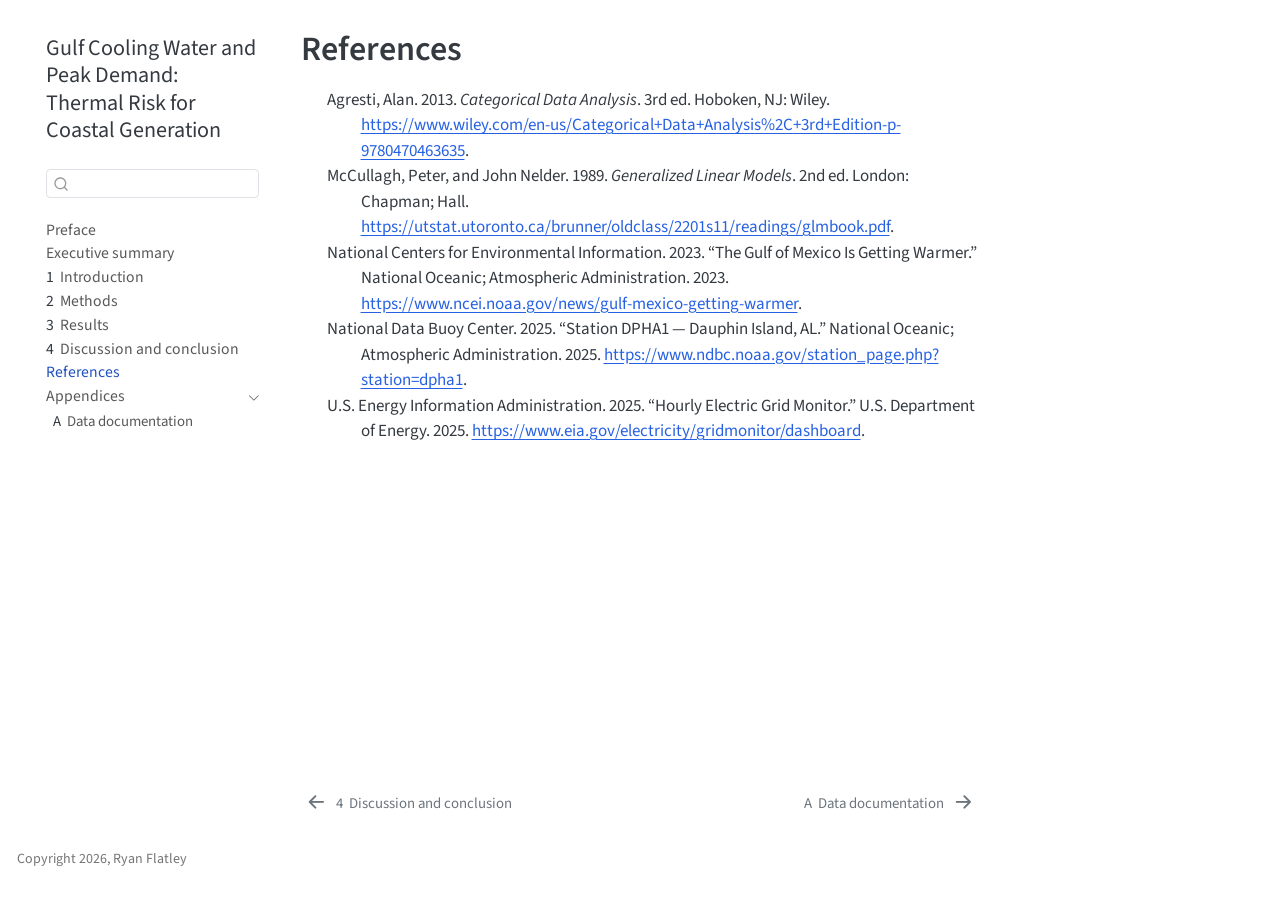
<file: docs/references.html>
<!DOCTYPE html>
<html xmlns="http://www.w3.org/1999/xhtml" lang="en" xml:lang="en"><head>

<meta charset="utf-8">
<meta name="generator" content="quarto-1.8.27">

<meta name="viewport" content="width=device-width, initial-scale=1.0, user-scalable=yes">


<title>References – Gulf Cooling Water and Peak Demand: Thermal Risk for Coastal Generation</title>
<style>
code{white-space: pre-wrap;}
span.smallcaps{font-variant: small-caps;}
div.columns{display: flex; gap: min(4vw, 1.5em);}
div.column{flex: auto; overflow-x: auto;}
div.hanging-indent{margin-left: 1.5em; text-indent: -1.5em;}
ul.task-list{list-style: none;}
ul.task-list li input[type="checkbox"] {
  width: 0.8em;
  margin: 0 0.8em 0.2em -1em; /* quarto-specific, see https://github.com/quarto-dev/quarto-cli/issues/4556 */ 
  vertical-align: middle;
}
/* CSS for citations */
div.csl-bib-body { }
div.csl-entry {
  clear: both;
}
.hanging-indent div.csl-entry {
  margin-left:2em;
  text-indent:-2em;
}
div.csl-left-margin {
  min-width:2em;
  float:left;
}
div.csl-right-inline {
  margin-left:2em;
  padding-left:1em;
}
div.csl-indent {
  margin-left: 2em;
}</style>


<script src="site_libs/quarto-nav/quarto-nav.js"></script>
<script src="site_libs/quarto-nav/headroom.min.js"></script>
<script src="site_libs/clipboard/clipboard.min.js"></script>
<script src="site_libs/quarto-search/autocomplete.umd.js"></script>
<script src="site_libs/quarto-search/fuse.min.js"></script>
<script src="site_libs/quarto-search/quarto-search.js"></script>
<meta name="quarto:offset" content="./">
<link href="./draft-data-doc.html" rel="next">
<link href="./discussion.html" rel="prev">
<script src="site_libs/quarto-html/quarto.js" type="module"></script>
<script src="site_libs/quarto-html/tabsets/tabsets.js" type="module"></script>
<script src="site_libs/quarto-html/axe/axe-check.js" type="module"></script>
<script src="site_libs/quarto-html/popper.min.js"></script>
<script src="site_libs/quarto-html/tippy.umd.min.js"></script>
<script src="site_libs/quarto-html/anchor.min.js"></script>
<link href="site_libs/quarto-html/tippy.css" rel="stylesheet">
<link href="site_libs/quarto-html/quarto-syntax-highlighting-b754b9fd3853d7e56faef54c29c5d52b.css" rel="stylesheet" id="quarto-text-highlighting-styles">
<script src="site_libs/bootstrap/bootstrap.min.js"></script>
<link href="site_libs/bootstrap/bootstrap-icons.css" rel="stylesheet">
<link href="site_libs/bootstrap/bootstrap-c128cb1994ebca371d7534d4c46f011c.min.css" rel="stylesheet" append-hash="true" id="quarto-bootstrap" data-mode="light">
<script id="quarto-search-options" type="application/json">{
  "location": "sidebar",
  "copy-button": false,
  "collapse-after": 3,
  "panel-placement": "start",
  "type": "textbox",
  "limit": 50,
  "keyboard-shortcut": [
    "f",
    "/",
    "s"
  ],
  "show-item-context": false,
  "language": {
    "search-no-results-text": "No results",
    "search-matching-documents-text": "matching documents",
    "search-copy-link-title": "Copy link to search",
    "search-hide-matches-text": "Hide additional matches",
    "search-more-match-text": "more match in this document",
    "search-more-matches-text": "more matches in this document",
    "search-clear-button-title": "Clear",
    "search-text-placeholder": "",
    "search-detached-cancel-button-title": "Cancel",
    "search-submit-button-title": "Submit",
    "search-label": "Search"
  }
}</script>


</head>

<body class="nav-sidebar floating quarto-light">

<div id="quarto-search-results"></div>
  <header id="quarto-header" class="headroom fixed-top">
  <nav class="quarto-secondary-nav">
    <div class="container-fluid d-flex">
      <button type="button" class="quarto-btn-toggle btn" data-bs-toggle="collapse" role="button" data-bs-target=".quarto-sidebar-collapse-item" aria-controls="quarto-sidebar" aria-expanded="false" aria-label="Toggle sidebar navigation" onclick="if (window.quartoToggleHeadroom) { window.quartoToggleHeadroom(); }">
        <i class="bi bi-layout-text-sidebar-reverse"></i>
      </button>
        <nav class="quarto-page-breadcrumbs" aria-label="breadcrumb"><ol class="breadcrumb"><li class="breadcrumb-item"><a href="./references.html">References</a></li></ol></nav>
        <a class="flex-grow-1" role="navigation" data-bs-toggle="collapse" data-bs-target=".quarto-sidebar-collapse-item" aria-controls="quarto-sidebar" aria-expanded="false" aria-label="Toggle sidebar navigation" onclick="if (window.quartoToggleHeadroom) { window.quartoToggleHeadroom(); }">      
        </a>
      <button type="button" class="btn quarto-search-button" aria-label="Search" onclick="window.quartoOpenSearch();">
        <i class="bi bi-search"></i>
      </button>
    </div>
  </nav>
</header>
<!-- content -->
<div id="quarto-content" class="quarto-container page-columns page-rows-contents page-layout-article">
<!-- sidebar -->
  <nav id="quarto-sidebar" class="sidebar collapse collapse-horizontal quarto-sidebar-collapse-item sidebar-navigation floating overflow-auto">
    <div class="pt-lg-2 mt-2 text-left sidebar-header">
    <div class="sidebar-title mb-0 py-0">
      <a href="./">Gulf Cooling Water and Peak Demand: Thermal Risk for Coastal Generation</a> 
    </div>
      </div>
        <div class="mt-2 flex-shrink-0 align-items-center">
        <div class="sidebar-search">
        <div id="quarto-search" class="" title="Search"></div>
        </div>
        </div>
    <div class="sidebar-menu-container"> 
    <ul class="list-unstyled mt-1">
        <li class="sidebar-item">
  <div class="sidebar-item-container"> 
  <a href="./index.html" class="sidebar-item-text sidebar-link">
 <span class="menu-text">Preface</span></a>
  </div>
</li>
        <li class="sidebar-item">
  <div class="sidebar-item-container"> 
  <a href="./summary.html" class="sidebar-item-text sidebar-link">
 <span class="menu-text">Executive summary</span></a>
  </div>
</li>
        <li class="sidebar-item">
  <div class="sidebar-item-container"> 
  <a href="./intro.html" class="sidebar-item-text sidebar-link">
 <span class="menu-text"><span class="chapter-number">1</span>&nbsp; <span class="chapter-title">Introduction</span></span></a>
  </div>
</li>
        <li class="sidebar-item">
  <div class="sidebar-item-container"> 
  <a href="./methods.html" class="sidebar-item-text sidebar-link">
 <span class="menu-text"><span class="chapter-number">2</span>&nbsp; <span class="chapter-title">Methods</span></span></a>
  </div>
</li>
        <li class="sidebar-item">
  <div class="sidebar-item-container"> 
  <a href="./results.html" class="sidebar-item-text sidebar-link">
 <span class="menu-text"><span class="chapter-number">3</span>&nbsp; <span class="chapter-title">Results</span></span></a>
  </div>
</li>
        <li class="sidebar-item">
  <div class="sidebar-item-container"> 
  <a href="./discussion.html" class="sidebar-item-text sidebar-link">
 <span class="menu-text"><span class="chapter-number">4</span>&nbsp; <span class="chapter-title">Discussion and conclusion</span></span></a>
  </div>
</li>
        <li class="sidebar-item">
  <div class="sidebar-item-container"> 
  <a href="./references.html" class="sidebar-item-text sidebar-link active">
 <span class="menu-text">References</span></a>
  </div>
</li>
        <li class="sidebar-item sidebar-item-section">
      <div class="sidebar-item-container"> 
            <a class="sidebar-item-text sidebar-link text-start" data-bs-toggle="collapse" data-bs-target="#quarto-sidebar-section-1" role="navigation" aria-expanded="true">
 <span class="menu-text">Appendices</span></a>
          <a class="sidebar-item-toggle text-start" data-bs-toggle="collapse" data-bs-target="#quarto-sidebar-section-1" role="navigation" aria-expanded="true" aria-label="Toggle section">
            <i class="bi bi-chevron-right ms-2"></i>
          </a> 
      </div>
      <ul id="quarto-sidebar-section-1" class="collapse list-unstyled sidebar-section depth1 show">  
          <li class="sidebar-item">
  <div class="sidebar-item-container"> 
  <a href="./draft-data-doc.html" class="sidebar-item-text sidebar-link">
 <span class="menu-text"><span class="chapter-number">A</span>&nbsp; <span class="chapter-title">Data documentation</span></span></a>
  </div>
</li>
      </ul>
  </li>
    </ul>
    </div>
</nav>
<div id="quarto-sidebar-glass" class="quarto-sidebar-collapse-item" data-bs-toggle="collapse" data-bs-target=".quarto-sidebar-collapse-item"></div>
<!-- margin-sidebar -->
    <div id="quarto-margin-sidebar" class="sidebar margin-sidebar zindex-bottom">
        
    </div>
<!-- main -->
<main class="content" id="quarto-document-content">

<header id="title-block-header" class="quarto-title-block default">
<div class="quarto-title">
<h1 class="title">References</h1>
</div>



<div class="quarto-title-meta">

    
  
    
  </div>
  


</header>


<div id="refs" class="references csl-bib-body hanging-indent" data-entry-spacing="0" role="list">
<div id="ref-agresti2013" class="csl-entry" role="listitem">
Agresti, Alan. 2013. <em>Categorical Data Analysis</em>. 3rd ed.
Hoboken, NJ: Wiley. <a href="https://www.wiley.com/en-us/Categorical+Data+Analysis%2C+3rd+Edition-p-9780470463635">https://www.wiley.com/en-us/Categorical+Data+Analysis%2C+3rd+Edition-p-9780470463635</a>.
</div>
<div id="ref-mccullagh1989" class="csl-entry" role="listitem">
McCullagh, Peter, and John Nelder. 1989. <em>Generalized Linear
Models</em>. 2nd ed. London: Chapman; Hall. <a href="https://utstat.utoronto.ca/brunner/oldclass/2201s11/readings/glmbook.pdf">https://utstat.utoronto.ca/brunner/oldclass/2201s11/readings/glmbook.pdf</a>.
</div>
<div id="ref-noaa-ncei-gulf-warmer" class="csl-entry" role="listitem">
National Centers for Environmental Information. 2023. <span>“The Gulf of
Mexico Is Getting Warmer.”</span> National Oceanic; Atmospheric
Administration. 2023. <a href="https://www.ncei.noaa.gov/news/gulf-mexico-getting-warmer">https://www.ncei.noaa.gov/news/gulf-mexico-getting-warmer</a>.
</div>
<div id="ref-ndbc-dpha1" class="csl-entry" role="listitem">
National Data Buoy Center. 2025. <span>“Station <span>DPHA1</span> —
Dauphin Island, <span>AL</span>.”</span> National Oceanic; Atmospheric
Administration. 2025. <a href="https://www.ndbc.noaa.gov/station_page.php?station=dpha1">https://www.ndbc.noaa.gov/station_page.php?station=dpha1</a>.
</div>
<div id="ref-eia-grid-monitor" class="csl-entry" role="listitem">
U.S. Energy Information Administration. 2025. <span>“Hourly Electric
Grid Monitor.”</span> U.S. Department of Energy. 2025. <a href="https://www.eia.gov/electricity/gridmonitor/dashboard">https://www.eia.gov/electricity/gridmonitor/dashboard</a>.
</div>
</div>



</main> <!-- /main -->
<script id="quarto-html-after-body" type="application/javascript">
  window.document.addEventListener("DOMContentLoaded", function (event) {
    const icon = "";
    const anchorJS = new window.AnchorJS();
    anchorJS.options = {
      placement: 'right',
      icon: icon
    };
    anchorJS.add('.anchored');
    const isCodeAnnotation = (el) => {
      for (const clz of el.classList) {
        if (clz.startsWith('code-annotation-')) {                     
          return true;
        }
      }
      return false;
    }
    const onCopySuccess = function(e) {
      // button target
      const button = e.trigger;
      // don't keep focus
      button.blur();
      // flash "checked"
      button.classList.add('code-copy-button-checked');
      var currentTitle = button.getAttribute("title");
      button.setAttribute("title", "Copied!");
      let tooltip;
      if (window.bootstrap) {
        button.setAttribute("data-bs-toggle", "tooltip");
        button.setAttribute("data-bs-placement", "left");
        button.setAttribute("data-bs-title", "Copied!");
        tooltip = new bootstrap.Tooltip(button, 
          { trigger: "manual", 
            customClass: "code-copy-button-tooltip",
            offset: [0, -8]});
        tooltip.show();    
      }
      setTimeout(function() {
        if (tooltip) {
          tooltip.hide();
          button.removeAttribute("data-bs-title");
          button.removeAttribute("data-bs-toggle");
          button.removeAttribute("data-bs-placement");
        }
        button.setAttribute("title", currentTitle);
        button.classList.remove('code-copy-button-checked');
      }, 1000);
      // clear code selection
      e.clearSelection();
    }
    const getTextToCopy = function(trigger) {
      const outerScaffold = trigger.parentElement.cloneNode(true);
      const codeEl = outerScaffold.querySelector('code');
      for (const childEl of codeEl.children) {
        if (isCodeAnnotation(childEl)) {
          childEl.remove();
        }
      }
      return codeEl.innerText;
    }
    const clipboard = new window.ClipboardJS('.code-copy-button:not([data-in-quarto-modal])', {
      text: getTextToCopy
    });
    clipboard.on('success', onCopySuccess);
    if (window.document.getElementById('quarto-embedded-source-code-modal')) {
      const clipboardModal = new window.ClipboardJS('.code-copy-button[data-in-quarto-modal]', {
        text: getTextToCopy,
        container: window.document.getElementById('quarto-embedded-source-code-modal')
      });
      clipboardModal.on('success', onCopySuccess);
    }
      var localhostRegex = new RegExp(/^(?:http|https):\/\/localhost\:?[0-9]*\//);
      var mailtoRegex = new RegExp(/^mailto:/);
        var filterRegex = new RegExp('/' + window.location.host + '/');
      var isInternal = (href) => {
          return filterRegex.test(href) || localhostRegex.test(href) || mailtoRegex.test(href);
      }
      // Inspect non-navigation links and adorn them if external
     var links = window.document.querySelectorAll('a[href]:not(.nav-link):not(.navbar-brand):not(.toc-action):not(.sidebar-link):not(.sidebar-item-toggle):not(.pagination-link):not(.no-external):not([aria-hidden]):not(.dropdown-item):not(.quarto-navigation-tool):not(.about-link)');
      for (var i=0; i<links.length; i++) {
        const link = links[i];
        if (!isInternal(link.href)) {
          // undo the damage that might have been done by quarto-nav.js in the case of
          // links that we want to consider external
          if (link.dataset.originalHref !== undefined) {
            link.href = link.dataset.originalHref;
          }
        }
      }
    function tippyHover(el, contentFn, onTriggerFn, onUntriggerFn) {
      const config = {
        allowHTML: true,
        maxWidth: 500,
        delay: 100,
        arrow: false,
        appendTo: function(el) {
            return el.parentElement;
        },
        interactive: true,
        interactiveBorder: 10,
        theme: 'quarto',
        placement: 'bottom-start',
      };
      if (contentFn) {
        config.content = contentFn;
      }
      if (onTriggerFn) {
        config.onTrigger = onTriggerFn;
      }
      if (onUntriggerFn) {
        config.onUntrigger = onUntriggerFn;
      }
      window.tippy(el, config); 
    }
    const noterefs = window.document.querySelectorAll('a[role="doc-noteref"]');
    for (var i=0; i<noterefs.length; i++) {
      const ref = noterefs[i];
      tippyHover(ref, function() {
        // use id or data attribute instead here
        let href = ref.getAttribute('data-footnote-href') || ref.getAttribute('href');
        try { href = new URL(href).hash; } catch {}
        const id = href.replace(/^#\/?/, "");
        const note = window.document.getElementById(id);
        if (note) {
          return note.innerHTML;
        } else {
          return "";
        }
      });
    }
    const xrefs = window.document.querySelectorAll('a.quarto-xref');
    const processXRef = (id, note) => {
      // Strip column container classes
      const stripColumnClz = (el) => {
        el.classList.remove("page-full", "page-columns");
        if (el.children) {
          for (const child of el.children) {
            stripColumnClz(child);
          }
        }
      }
      stripColumnClz(note)
      if (id === null || id.startsWith('sec-')) {
        // Special case sections, only their first couple elements
        const container = document.createElement("div");
        if (note.children && note.children.length > 2) {
          container.appendChild(note.children[0].cloneNode(true));
          for (let i = 1; i < note.children.length; i++) {
            const child = note.children[i];
            if (child.tagName === "P" && child.innerText === "") {
              continue;
            } else {
              container.appendChild(child.cloneNode(true));
              break;
            }
          }
          if (window.Quarto?.typesetMath) {
            window.Quarto.typesetMath(container);
          }
          return container.innerHTML
        } else {
          if (window.Quarto?.typesetMath) {
            window.Quarto.typesetMath(note);
          }
          return note.innerHTML;
        }
      } else {
        // Remove any anchor links if they are present
        const anchorLink = note.querySelector('a.anchorjs-link');
        if (anchorLink) {
          anchorLink.remove();
        }
        if (window.Quarto?.typesetMath) {
          window.Quarto.typesetMath(note);
        }
        if (note.classList.contains("callout")) {
          return note.outerHTML;
        } else {
          return note.innerHTML;
        }
      }
    }
    for (var i=0; i<xrefs.length; i++) {
      const xref = xrefs[i];
      tippyHover(xref, undefined, function(instance) {
        instance.disable();
        let url = xref.getAttribute('href');
        let hash = undefined; 
        if (url.startsWith('#')) {
          hash = url;
        } else {
          try { hash = new URL(url).hash; } catch {}
        }
        if (hash) {
          const id = hash.replace(/^#\/?/, "");
          const note = window.document.getElementById(id);
          if (note !== null) {
            try {
              const html = processXRef(id, note.cloneNode(true));
              instance.setContent(html);
            } finally {
              instance.enable();
              instance.show();
            }
          } else {
            // See if we can fetch this
            fetch(url.split('#')[0])
            .then(res => res.text())
            .then(html => {
              const parser = new DOMParser();
              const htmlDoc = parser.parseFromString(html, "text/html");
              const note = htmlDoc.getElementById(id);
              if (note !== null) {
                const html = processXRef(id, note);
                instance.setContent(html);
              } 
            }).finally(() => {
              instance.enable();
              instance.show();
            });
          }
        } else {
          // See if we can fetch a full url (with no hash to target)
          // This is a special case and we should probably do some content thinning / targeting
          fetch(url)
          .then(res => res.text())
          .then(html => {
            const parser = new DOMParser();
            const htmlDoc = parser.parseFromString(html, "text/html");
            const note = htmlDoc.querySelector('main.content');
            if (note !== null) {
              // This should only happen for chapter cross references
              // (since there is no id in the URL)
              // remove the first header
              if (note.children.length > 0 && note.children[0].tagName === "HEADER") {
                note.children[0].remove();
              }
              const html = processXRef(null, note);
              instance.setContent(html);
            } 
          }).finally(() => {
            instance.enable();
            instance.show();
          });
        }
      }, function(instance) {
      });
    }
        let selectedAnnoteEl;
        const selectorForAnnotation = ( cell, annotation) => {
          let cellAttr = 'data-code-cell="' + cell + '"';
          let lineAttr = 'data-code-annotation="' +  annotation + '"';
          const selector = 'span[' + cellAttr + '][' + lineAttr + ']';
          return selector;
        }
        const selectCodeLines = (annoteEl) => {
          const doc = window.document;
          const targetCell = annoteEl.getAttribute("data-target-cell");
          const targetAnnotation = annoteEl.getAttribute("data-target-annotation");
          const annoteSpan = window.document.querySelector(selectorForAnnotation(targetCell, targetAnnotation));
          const lines = annoteSpan.getAttribute("data-code-lines").split(",");
          const lineIds = lines.map((line) => {
            return targetCell + "-" + line;
          })
          let top = null;
          let height = null;
          let parent = null;
          if (lineIds.length > 0) {
              //compute the position of the single el (top and bottom and make a div)
              const el = window.document.getElementById(lineIds[0]);
              top = el.offsetTop;
              height = el.offsetHeight;
              parent = el.parentElement.parentElement;
            if (lineIds.length > 1) {
              const lastEl = window.document.getElementById(lineIds[lineIds.length - 1]);
              const bottom = lastEl.offsetTop + lastEl.offsetHeight;
              height = bottom - top;
            }
            if (top !== null && height !== null && parent !== null) {
              // cook up a div (if necessary) and position it 
              let div = window.document.getElementById("code-annotation-line-highlight");
              if (div === null) {
                div = window.document.createElement("div");
                div.setAttribute("id", "code-annotation-line-highlight");
                div.style.position = 'absolute';
                parent.appendChild(div);
              }
              div.style.top = top - 2 + "px";
              div.style.height = height + 4 + "px";
              div.style.left = 0;
              let gutterDiv = window.document.getElementById("code-annotation-line-highlight-gutter");
              if (gutterDiv === null) {
                gutterDiv = window.document.createElement("div");
                gutterDiv.setAttribute("id", "code-annotation-line-highlight-gutter");
                gutterDiv.style.position = 'absolute';
                const codeCell = window.document.getElementById(targetCell);
                const gutter = codeCell.querySelector('.code-annotation-gutter');
                gutter.appendChild(gutterDiv);
              }
              gutterDiv.style.top = top - 2 + "px";
              gutterDiv.style.height = height + 4 + "px";
            }
            selectedAnnoteEl = annoteEl;
          }
        };
        const unselectCodeLines = () => {
          const elementsIds = ["code-annotation-line-highlight", "code-annotation-line-highlight-gutter"];
          elementsIds.forEach((elId) => {
            const div = window.document.getElementById(elId);
            if (div) {
              div.remove();
            }
          });
          selectedAnnoteEl = undefined;
        };
          // Handle positioning of the toggle
      window.addEventListener(
        "resize",
        throttle(() => {
          elRect = undefined;
          if (selectedAnnoteEl) {
            selectCodeLines(selectedAnnoteEl);
          }
        }, 10)
      );
      function throttle(fn, ms) {
      let throttle = false;
      let timer;
        return (...args) => {
          if(!throttle) { // first call gets through
              fn.apply(this, args);
              throttle = true;
          } else { // all the others get throttled
              if(timer) clearTimeout(timer); // cancel #2
              timer = setTimeout(() => {
                fn.apply(this, args);
                timer = throttle = false;
              }, ms);
          }
        };
      }
        // Attach click handler to the DT
        const annoteDls = window.document.querySelectorAll('dt[data-target-cell]');
        for (const annoteDlNode of annoteDls) {
          annoteDlNode.addEventListener('click', (event) => {
            const clickedEl = event.target;
            if (clickedEl !== selectedAnnoteEl) {
              unselectCodeLines();
              const activeEl = window.document.querySelector('dt[data-target-cell].code-annotation-active');
              if (activeEl) {
                activeEl.classList.remove('code-annotation-active');
              }
              selectCodeLines(clickedEl);
              clickedEl.classList.add('code-annotation-active');
            } else {
              // Unselect the line
              unselectCodeLines();
              clickedEl.classList.remove('code-annotation-active');
            }
          });
        }
    const findCites = (el) => {
      const parentEl = el.parentElement;
      if (parentEl) {
        const cites = parentEl.dataset.cites;
        if (cites) {
          return {
            el,
            cites: cites.split(' ')
          };
        } else {
          return findCites(el.parentElement)
        }
      } else {
        return undefined;
      }
    };
    var bibliorefs = window.document.querySelectorAll('a[role="doc-biblioref"]');
    for (var i=0; i<bibliorefs.length; i++) {
      const ref = bibliorefs[i];
      const citeInfo = findCites(ref);
      if (citeInfo) {
        tippyHover(citeInfo.el, function() {
          var popup = window.document.createElement('div');
          citeInfo.cites.forEach(function(cite) {
            var citeDiv = window.document.createElement('div');
            citeDiv.classList.add('hanging-indent');
            citeDiv.classList.add('csl-entry');
            var biblioDiv = window.document.getElementById('ref-' + cite);
            if (biblioDiv) {
              citeDiv.innerHTML = biblioDiv.innerHTML;
            }
            popup.appendChild(citeDiv);
          });
          return popup.innerHTML;
        });
      }
    }
  });
  </script>
<nav class="page-navigation">
  <div class="nav-page nav-page-previous">
      <a href="./discussion.html" class="pagination-link" aria-label="Discussion and conclusion">
        <i class="bi bi-arrow-left-short"></i> <span class="nav-page-text"><span class="chapter-number">4</span>&nbsp; <span class="chapter-title">Discussion and conclusion</span></span>
      </a>          
  </div>
  <div class="nav-page nav-page-next">
      <a href="./draft-data-doc.html" class="pagination-link" aria-label="Data documentation">
        <span class="nav-page-text"><span class="chapter-number">A</span>&nbsp; <span class="chapter-title">Data documentation</span></span> <i class="bi bi-arrow-right-short"></i>
      </a>
  </div>
</nav>
</div> <!-- /content -->
<footer class="footer">
  <div class="nav-footer">
    <div class="nav-footer-left">
<p>Copyright 2026, Ryan Flatley</p>
</div>   
    <div class="nav-footer-center">
      &nbsp;
    </div>
    <div class="nav-footer-right">
      &nbsp;
    </div>
  </div>
</footer>




</body></html>
</file>
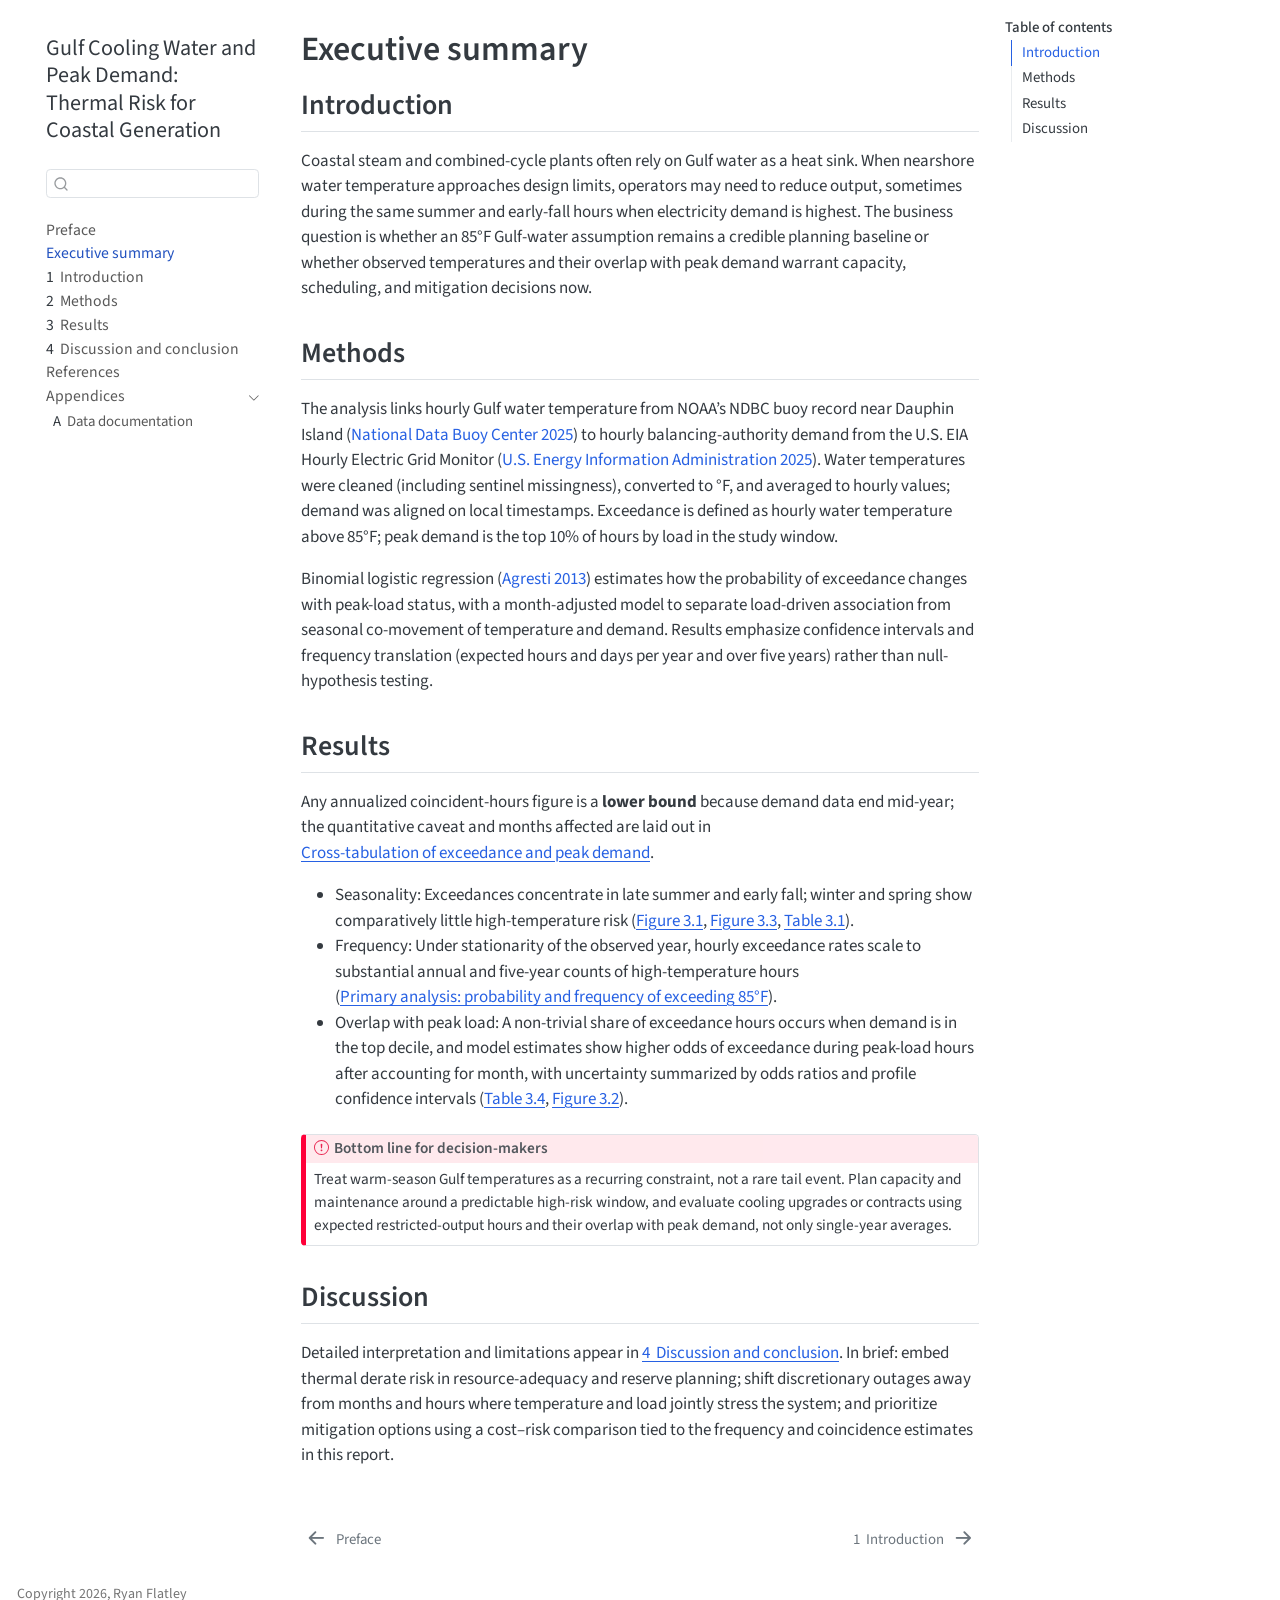
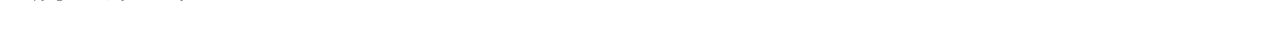
<file: docs/summary.html>
<!DOCTYPE html>
<html xmlns="http://www.w3.org/1999/xhtml" lang="en" xml:lang="en"><head>

<meta charset="utf-8">
<meta name="generator" content="quarto-1.8.27">

<meta name="viewport" content="width=device-width, initial-scale=1.0, user-scalable=yes">


<title>Executive summary – Gulf Cooling Water and Peak Demand: Thermal Risk for Coastal Generation</title>
<style>
code{white-space: pre-wrap;}
span.smallcaps{font-variant: small-caps;}
div.columns{display: flex; gap: min(4vw, 1.5em);}
div.column{flex: auto; overflow-x: auto;}
div.hanging-indent{margin-left: 1.5em; text-indent: -1.5em;}
ul.task-list{list-style: none;}
ul.task-list li input[type="checkbox"] {
  width: 0.8em;
  margin: 0 0.8em 0.2em -1em; /* quarto-specific, see https://github.com/quarto-dev/quarto-cli/issues/4556 */ 
  vertical-align: middle;
}
/* CSS for citations */
div.csl-bib-body { }
div.csl-entry {
  clear: both;
  margin-bottom: 0em;
}
.hanging-indent div.csl-entry {
  margin-left:2em;
  text-indent:-2em;
}
div.csl-left-margin {
  min-width:2em;
  float:left;
}
div.csl-right-inline {
  margin-left:2em;
  padding-left:1em;
}
div.csl-indent {
  margin-left: 2em;
}</style>


<script src="site_libs/quarto-nav/quarto-nav.js"></script>
<script src="site_libs/quarto-nav/headroom.min.js"></script>
<script src="site_libs/clipboard/clipboard.min.js"></script>
<script src="site_libs/quarto-search/autocomplete.umd.js"></script>
<script src="site_libs/quarto-search/fuse.min.js"></script>
<script src="site_libs/quarto-search/quarto-search.js"></script>
<meta name="quarto:offset" content="./">
<link href="./intro.html" rel="next">
<link href="./index.html" rel="prev">
<script src="site_libs/quarto-html/quarto.js" type="module"></script>
<script src="site_libs/quarto-html/tabsets/tabsets.js" type="module"></script>
<script src="site_libs/quarto-html/axe/axe-check.js" type="module"></script>
<script src="site_libs/quarto-html/popper.min.js"></script>
<script src="site_libs/quarto-html/tippy.umd.min.js"></script>
<script src="site_libs/quarto-html/anchor.min.js"></script>
<link href="site_libs/quarto-html/tippy.css" rel="stylesheet">
<link href="site_libs/quarto-html/quarto-syntax-highlighting-b754b9fd3853d7e56faef54c29c5d52b.css" rel="stylesheet" id="quarto-text-highlighting-styles">
<script src="site_libs/bootstrap/bootstrap.min.js"></script>
<link href="site_libs/bootstrap/bootstrap-icons.css" rel="stylesheet">
<link href="site_libs/bootstrap/bootstrap-c128cb1994ebca371d7534d4c46f011c.min.css" rel="stylesheet" append-hash="true" id="quarto-bootstrap" data-mode="light">
<script id="quarto-search-options" type="application/json">{
  "location": "sidebar",
  "copy-button": false,
  "collapse-after": 3,
  "panel-placement": "start",
  "type": "textbox",
  "limit": 50,
  "keyboard-shortcut": [
    "f",
    "/",
    "s"
  ],
  "show-item-context": false,
  "language": {
    "search-no-results-text": "No results",
    "search-matching-documents-text": "matching documents",
    "search-copy-link-title": "Copy link to search",
    "search-hide-matches-text": "Hide additional matches",
    "search-more-match-text": "more match in this document",
    "search-more-matches-text": "more matches in this document",
    "search-clear-button-title": "Clear",
    "search-text-placeholder": "",
    "search-detached-cancel-button-title": "Cancel",
    "search-submit-button-title": "Submit",
    "search-label": "Search"
  }
}</script>


</head>

<body class="nav-sidebar floating quarto-light">

<div id="quarto-search-results"></div>
  <header id="quarto-header" class="headroom fixed-top">
  <nav class="quarto-secondary-nav">
    <div class="container-fluid d-flex">
      <button type="button" class="quarto-btn-toggle btn" data-bs-toggle="collapse" role="button" data-bs-target=".quarto-sidebar-collapse-item" aria-controls="quarto-sidebar" aria-expanded="false" aria-label="Toggle sidebar navigation" onclick="if (window.quartoToggleHeadroom) { window.quartoToggleHeadroom(); }">
        <i class="bi bi-layout-text-sidebar-reverse"></i>
      </button>
        <nav class="quarto-page-breadcrumbs" aria-label="breadcrumb"><ol class="breadcrumb"><li class="breadcrumb-item"><a href="./summary.html">Executive summary</a></li></ol></nav>
        <a class="flex-grow-1" role="navigation" data-bs-toggle="collapse" data-bs-target=".quarto-sidebar-collapse-item" aria-controls="quarto-sidebar" aria-expanded="false" aria-label="Toggle sidebar navigation" onclick="if (window.quartoToggleHeadroom) { window.quartoToggleHeadroom(); }">      
        </a>
      <button type="button" class="btn quarto-search-button" aria-label="Search" onclick="window.quartoOpenSearch();">
        <i class="bi bi-search"></i>
      </button>
    </div>
  </nav>
</header>
<!-- content -->
<div id="quarto-content" class="quarto-container page-columns page-rows-contents page-layout-article">
<!-- sidebar -->
  <nav id="quarto-sidebar" class="sidebar collapse collapse-horizontal quarto-sidebar-collapse-item sidebar-navigation floating overflow-auto">
    <div class="pt-lg-2 mt-2 text-left sidebar-header">
    <div class="sidebar-title mb-0 py-0">
      <a href="./">Gulf Cooling Water and Peak Demand: Thermal Risk for Coastal Generation</a> 
    </div>
      </div>
        <div class="mt-2 flex-shrink-0 align-items-center">
        <div class="sidebar-search">
        <div id="quarto-search" class="" title="Search"></div>
        </div>
        </div>
    <div class="sidebar-menu-container"> 
    <ul class="list-unstyled mt-1">
        <li class="sidebar-item">
  <div class="sidebar-item-container"> 
  <a href="./index.html" class="sidebar-item-text sidebar-link">
 <span class="menu-text">Preface</span></a>
  </div>
</li>
        <li class="sidebar-item">
  <div class="sidebar-item-container"> 
  <a href="./summary.html" class="sidebar-item-text sidebar-link active">
 <span class="menu-text">Executive summary</span></a>
  </div>
</li>
        <li class="sidebar-item">
  <div class="sidebar-item-container"> 
  <a href="./intro.html" class="sidebar-item-text sidebar-link">
 <span class="menu-text"><span class="chapter-number">1</span>&nbsp; <span class="chapter-title">Introduction</span></span></a>
  </div>
</li>
        <li class="sidebar-item">
  <div class="sidebar-item-container"> 
  <a href="./methods.html" class="sidebar-item-text sidebar-link">
 <span class="menu-text"><span class="chapter-number">2</span>&nbsp; <span class="chapter-title">Methods</span></span></a>
  </div>
</li>
        <li class="sidebar-item">
  <div class="sidebar-item-container"> 
  <a href="./results.html" class="sidebar-item-text sidebar-link">
 <span class="menu-text"><span class="chapter-number">3</span>&nbsp; <span class="chapter-title">Results</span></span></a>
  </div>
</li>
        <li class="sidebar-item">
  <div class="sidebar-item-container"> 
  <a href="./discussion.html" class="sidebar-item-text sidebar-link">
 <span class="menu-text"><span class="chapter-number">4</span>&nbsp; <span class="chapter-title">Discussion and conclusion</span></span></a>
  </div>
</li>
        <li class="sidebar-item">
  <div class="sidebar-item-container"> 
  <a href="./references.html" class="sidebar-item-text sidebar-link">
 <span class="menu-text">References</span></a>
  </div>
</li>
        <li class="sidebar-item sidebar-item-section">
      <div class="sidebar-item-container"> 
            <a class="sidebar-item-text sidebar-link text-start" data-bs-toggle="collapse" data-bs-target="#quarto-sidebar-section-1" role="navigation" aria-expanded="true">
 <span class="menu-text">Appendices</span></a>
          <a class="sidebar-item-toggle text-start" data-bs-toggle="collapse" data-bs-target="#quarto-sidebar-section-1" role="navigation" aria-expanded="true" aria-label="Toggle section">
            <i class="bi bi-chevron-right ms-2"></i>
          </a> 
      </div>
      <ul id="quarto-sidebar-section-1" class="collapse list-unstyled sidebar-section depth1 show">  
          <li class="sidebar-item">
  <div class="sidebar-item-container"> 
  <a href="./draft-data-doc.html" class="sidebar-item-text sidebar-link">
 <span class="menu-text"><span class="chapter-number">A</span>&nbsp; <span class="chapter-title">Data documentation</span></span></a>
  </div>
</li>
      </ul>
  </li>
    </ul>
    </div>
</nav>
<div id="quarto-sidebar-glass" class="quarto-sidebar-collapse-item" data-bs-toggle="collapse" data-bs-target=".quarto-sidebar-collapse-item"></div>
<!-- margin-sidebar -->
    <div id="quarto-margin-sidebar" class="sidebar margin-sidebar">
        <nav id="TOC" role="doc-toc" class="toc-active">
    <h2 id="toc-title">Table of contents</h2>
   
  <ul>
  <li><a href="#introduction" id="toc-introduction" class="nav-link active" data-scroll-target="#introduction">Introduction</a></li>
  <li><a href="#methods" id="toc-methods" class="nav-link" data-scroll-target="#methods">Methods</a></li>
  <li><a href="#results" id="toc-results" class="nav-link" data-scroll-target="#results">Results</a></li>
  <li><a href="#discussion" id="toc-discussion" class="nav-link" data-scroll-target="#discussion">Discussion</a></li>
  </ul>
</nav>
    </div>
<!-- main -->
<main class="content" id="quarto-document-content">

<header id="title-block-header" class="quarto-title-block default">
<div class="quarto-title">
<h1 class="title">Executive summary</h1>
</div>



<div class="quarto-title-meta">

    
  
    
  </div>
  


</header>


<section id="introduction" class="level2">
<h2 class="anchored" data-anchor-id="introduction">Introduction</h2>
<p>Coastal steam and combined-cycle plants often rely on Gulf water as a heat sink. When nearshore water temperature approaches design limits, operators may need to reduce output, sometimes during the same summer and early-fall hours when electricity demand is highest. The business question is whether an 85°F Gulf-water assumption remains a credible planning baseline or whether observed temperatures and their overlap with peak demand warrant capacity, scheduling, and mitigation decisions now.</p>
</section>
<section id="methods" class="level2">
<h2 class="anchored" data-anchor-id="methods">Methods</h2>
<p>The analysis links hourly Gulf water temperature from NOAA’s NDBC buoy record near Dauphin Island <span class="citation" data-cites="ndbc-dpha1">(<a href="references.html#ref-ndbc-dpha1" role="doc-biblioref">National Data Buoy Center 2025</a>)</span> to hourly balancing-authority demand from the U.S. EIA Hourly Electric Grid Monitor <span class="citation" data-cites="eia-grid-monitor">(<a href="references.html#ref-eia-grid-monitor" role="doc-biblioref">U.S. Energy Information Administration 2025</a>)</span>. Water temperatures were cleaned (including sentinel missingness), converted to °F, and averaged to hourly values; demand was aligned on local timestamps. Exceedance is defined as hourly water temperature above 85°F; peak demand is the top 10% of hours by load in the study window.</p>
<p>Binomial logistic regression <span class="citation" data-cites="agresti2013">(<a href="references.html#ref-agresti2013" role="doc-biblioref">Agresti 2013</a>)</span> estimates how the probability of exceedance changes with peak-load status, with a month-adjusted model to separate load-driven association from seasonal co-movement of temperature and demand. Results emphasize confidence intervals and frequency translation (expected hours and days per year and over five years) rather than null-hypothesis testing.</p>
</section>
<section id="results" class="level2">
<h2 class="anchored" data-anchor-id="results">Results</h2>
<p>Any annualized coincident-hours figure is a <strong>lower bound</strong> because demand data end mid-year; the quantitative caveat and months affected are laid out in <a href="results.html#sec-coincidence-lower-bound" class="quarto-xref"><span>Cross‑tabulation of exceedance and peak demand</span></a>.</p>
<ul>
<li>Seasonality: Exceedances concentrate in late summer and early fall; winter and spring show comparatively little high-temperature risk (<a href="results.html#fig-water-ts" class="quarto-xref">Figure&nbsp;<span>3.1</span></a>, <a href="results.html#fig-water-season" class="quarto-xref">Figure&nbsp;<span>3.3</span></a>, <a href="results.html#tbl-monthly-water" class="quarto-xref">Table&nbsp;<span>3.1</span></a>).</li>
<li>Frequency: Under stationarity of the observed year, hourly exceedance rates scale to substantial annual and five-year counts of high-temperature hours (<a href="results.html#sec-primary-exceedance" class="quarto-xref"><span>Primary analysis: probability and frequency of exceeding 85°F</span></a>).</li>
<li>Overlap with peak load: A non-trivial share of exceedance hours occurs when demand is in the top decile, and model estimates show higher odds of exceedance during peak-load hours after accounting for month, with uncertainty summarized by odds ratios and profile confidence intervals (<a href="results.html#tbl-logistic-models" class="quarto-xref">Table&nbsp;<span>3.4</span></a>, <a href="results.html#fig-temp-demand" class="quarto-xref">Figure&nbsp;<span>3.2</span></a>).</li>
</ul>
<div class="callout callout-style-default callout-important callout-titled">
<div class="callout-header d-flex align-content-center">
<div class="callout-icon-container">
<i class="callout-icon"></i>
</div>
<div class="callout-title-container flex-fill">
<span class="screen-reader-only">Important</span>Bottom line for decision-makers
</div>
</div>
<div class="callout-body-container callout-body">
<p>Treat warm-season Gulf temperatures as a recurring constraint, not a rare tail event. Plan capacity and maintenance around a predictable high-risk window, and evaluate cooling upgrades or contracts using expected restricted-output hours and their overlap with peak demand, not only single-year averages.</p>
</div>
</div>
</section>
<section id="discussion" class="level2">
<h2 class="anchored" data-anchor-id="discussion">Discussion</h2>
<p>Detailed interpretation and limitations appear in <a href="discussion.html" class="quarto-xref"><span>4&nbsp; Discussion and conclusion</span></a>. In brief: embed thermal derate risk in resource-adequacy and reserve planning; shift discretionary outages away from months and hours where temperature and load jointly stress the system; and prioritize mitigation options using a cost–risk comparison tied to the frequency and coincidence estimates in this report.</p>


<div id="refs" class="references csl-bib-body hanging-indent" data-entry-spacing="0" role="list" style="display: none">
<div id="ref-agresti2013" class="csl-entry" role="listitem">
Agresti, Alan. 2013. <em>Categorical Data Analysis</em>. 3rd ed. Hoboken, NJ: Wiley. <a href="https://www.wiley.com/en-us/Categorical+Data+Analysis%2C+3rd+Edition-p-9780470463635">https://www.wiley.com/en-us/Categorical+Data+Analysis%2C+3rd+Edition-p-9780470463635</a>.
</div>
<div id="ref-ndbc-dpha1" class="csl-entry" role="listitem">
National Data Buoy Center. 2025. <span>“Station <span>DPHA1</span> — Dauphin Island, <span>AL</span>.”</span> National Oceanic; Atmospheric Administration. 2025. <a href="https://www.ndbc.noaa.gov/station_page.php?station=dpha1">https://www.ndbc.noaa.gov/station_page.php?station=dpha1</a>.
</div>
<div id="ref-eia-grid-monitor" class="csl-entry" role="listitem">
U.S. Energy Information Administration. 2025. <span>“Hourly Electric Grid Monitor.”</span> U.S. Department of Energy. 2025. <a href="https://www.eia.gov/electricity/gridmonitor/dashboard">https://www.eia.gov/electricity/gridmonitor/dashboard</a>.
</div>
</div>
</section>

</main> <!-- /main -->
<script id="quarto-html-after-body" type="application/javascript">
  window.document.addEventListener("DOMContentLoaded", function (event) {
    const icon = "";
    const anchorJS = new window.AnchorJS();
    anchorJS.options = {
      placement: 'right',
      icon: icon
    };
    anchorJS.add('.anchored');
    const isCodeAnnotation = (el) => {
      for (const clz of el.classList) {
        if (clz.startsWith('code-annotation-')) {                     
          return true;
        }
      }
      return false;
    }
    const onCopySuccess = function(e) {
      // button target
      const button = e.trigger;
      // don't keep focus
      button.blur();
      // flash "checked"
      button.classList.add('code-copy-button-checked');
      var currentTitle = button.getAttribute("title");
      button.setAttribute("title", "Copied!");
      let tooltip;
      if (window.bootstrap) {
        button.setAttribute("data-bs-toggle", "tooltip");
        button.setAttribute("data-bs-placement", "left");
        button.setAttribute("data-bs-title", "Copied!");
        tooltip = new bootstrap.Tooltip(button, 
          { trigger: "manual", 
            customClass: "code-copy-button-tooltip",
            offset: [0, -8]});
        tooltip.show();    
      }
      setTimeout(function() {
        if (tooltip) {
          tooltip.hide();
          button.removeAttribute("data-bs-title");
          button.removeAttribute("data-bs-toggle");
          button.removeAttribute("data-bs-placement");
        }
        button.setAttribute("title", currentTitle);
        button.classList.remove('code-copy-button-checked');
      }, 1000);
      // clear code selection
      e.clearSelection();
    }
    const getTextToCopy = function(trigger) {
      const outerScaffold = trigger.parentElement.cloneNode(true);
      const codeEl = outerScaffold.querySelector('code');
      for (const childEl of codeEl.children) {
        if (isCodeAnnotation(childEl)) {
          childEl.remove();
        }
      }
      return codeEl.innerText;
    }
    const clipboard = new window.ClipboardJS('.code-copy-button:not([data-in-quarto-modal])', {
      text: getTextToCopy
    });
    clipboard.on('success', onCopySuccess);
    if (window.document.getElementById('quarto-embedded-source-code-modal')) {
      const clipboardModal = new window.ClipboardJS('.code-copy-button[data-in-quarto-modal]', {
        text: getTextToCopy,
        container: window.document.getElementById('quarto-embedded-source-code-modal')
      });
      clipboardModal.on('success', onCopySuccess);
    }
      var localhostRegex = new RegExp(/^(?:http|https):\/\/localhost\:?[0-9]*\//);
      var mailtoRegex = new RegExp(/^mailto:/);
        var filterRegex = new RegExp('/' + window.location.host + '/');
      var isInternal = (href) => {
          return filterRegex.test(href) || localhostRegex.test(href) || mailtoRegex.test(href);
      }
      // Inspect non-navigation links and adorn them if external
     var links = window.document.querySelectorAll('a[href]:not(.nav-link):not(.navbar-brand):not(.toc-action):not(.sidebar-link):not(.sidebar-item-toggle):not(.pagination-link):not(.no-external):not([aria-hidden]):not(.dropdown-item):not(.quarto-navigation-tool):not(.about-link)');
      for (var i=0; i<links.length; i++) {
        const link = links[i];
        if (!isInternal(link.href)) {
          // undo the damage that might have been done by quarto-nav.js in the case of
          // links that we want to consider external
          if (link.dataset.originalHref !== undefined) {
            link.href = link.dataset.originalHref;
          }
        }
      }
    function tippyHover(el, contentFn, onTriggerFn, onUntriggerFn) {
      const config = {
        allowHTML: true,
        maxWidth: 500,
        delay: 100,
        arrow: false,
        appendTo: function(el) {
            return el.parentElement;
        },
        interactive: true,
        interactiveBorder: 10,
        theme: 'quarto',
        placement: 'bottom-start',
      };
      if (contentFn) {
        config.content = contentFn;
      }
      if (onTriggerFn) {
        config.onTrigger = onTriggerFn;
      }
      if (onUntriggerFn) {
        config.onUntrigger = onUntriggerFn;
      }
      window.tippy(el, config); 
    }
    const noterefs = window.document.querySelectorAll('a[role="doc-noteref"]');
    for (var i=0; i<noterefs.length; i++) {
      const ref = noterefs[i];
      tippyHover(ref, function() {
        // use id or data attribute instead here
        let href = ref.getAttribute('data-footnote-href') || ref.getAttribute('href');
        try { href = new URL(href).hash; } catch {}
        const id = href.replace(/^#\/?/, "");
        const note = window.document.getElementById(id);
        if (note) {
          return note.innerHTML;
        } else {
          return "";
        }
      });
    }
    const xrefs = window.document.querySelectorAll('a.quarto-xref');
    const processXRef = (id, note) => {
      // Strip column container classes
      const stripColumnClz = (el) => {
        el.classList.remove("page-full", "page-columns");
        if (el.children) {
          for (const child of el.children) {
            stripColumnClz(child);
          }
        }
      }
      stripColumnClz(note)
      if (id === null || id.startsWith('sec-')) {
        // Special case sections, only their first couple elements
        const container = document.createElement("div");
        if (note.children && note.children.length > 2) {
          container.appendChild(note.children[0].cloneNode(true));
          for (let i = 1; i < note.children.length; i++) {
            const child = note.children[i];
            if (child.tagName === "P" && child.innerText === "") {
              continue;
            } else {
              container.appendChild(child.cloneNode(true));
              break;
            }
          }
          if (window.Quarto?.typesetMath) {
            window.Quarto.typesetMath(container);
          }
          return container.innerHTML
        } else {
          if (window.Quarto?.typesetMath) {
            window.Quarto.typesetMath(note);
          }
          return note.innerHTML;
        }
      } else {
        // Remove any anchor links if they are present
        const anchorLink = note.querySelector('a.anchorjs-link');
        if (anchorLink) {
          anchorLink.remove();
        }
        if (window.Quarto?.typesetMath) {
          window.Quarto.typesetMath(note);
        }
        if (note.classList.contains("callout")) {
          return note.outerHTML;
        } else {
          return note.innerHTML;
        }
      }
    }
    for (var i=0; i<xrefs.length; i++) {
      const xref = xrefs[i];
      tippyHover(xref, undefined, function(instance) {
        instance.disable();
        let url = xref.getAttribute('href');
        let hash = undefined; 
        if (url.startsWith('#')) {
          hash = url;
        } else {
          try { hash = new URL(url).hash; } catch {}
        }
        if (hash) {
          const id = hash.replace(/^#\/?/, "");
          const note = window.document.getElementById(id);
          if (note !== null) {
            try {
              const html = processXRef(id, note.cloneNode(true));
              instance.setContent(html);
            } finally {
              instance.enable();
              instance.show();
            }
          } else {
            // See if we can fetch this
            fetch(url.split('#')[0])
            .then(res => res.text())
            .then(html => {
              const parser = new DOMParser();
              const htmlDoc = parser.parseFromString(html, "text/html");
              const note = htmlDoc.getElementById(id);
              if (note !== null) {
                const html = processXRef(id, note);
                instance.setContent(html);
              } 
            }).finally(() => {
              instance.enable();
              instance.show();
            });
          }
        } else {
          // See if we can fetch a full url (with no hash to target)
          // This is a special case and we should probably do some content thinning / targeting
          fetch(url)
          .then(res => res.text())
          .then(html => {
            const parser = new DOMParser();
            const htmlDoc = parser.parseFromString(html, "text/html");
            const note = htmlDoc.querySelector('main.content');
            if (note !== null) {
              // This should only happen for chapter cross references
              // (since there is no id in the URL)
              // remove the first header
              if (note.children.length > 0 && note.children[0].tagName === "HEADER") {
                note.children[0].remove();
              }
              const html = processXRef(null, note);
              instance.setContent(html);
            } 
          }).finally(() => {
            instance.enable();
            instance.show();
          });
        }
      }, function(instance) {
      });
    }
        let selectedAnnoteEl;
        const selectorForAnnotation = ( cell, annotation) => {
          let cellAttr = 'data-code-cell="' + cell + '"';
          let lineAttr = 'data-code-annotation="' +  annotation + '"';
          const selector = 'span[' + cellAttr + '][' + lineAttr + ']';
          return selector;
        }
        const selectCodeLines = (annoteEl) => {
          const doc = window.document;
          const targetCell = annoteEl.getAttribute("data-target-cell");
          const targetAnnotation = annoteEl.getAttribute("data-target-annotation");
          const annoteSpan = window.document.querySelector(selectorForAnnotation(targetCell, targetAnnotation));
          const lines = annoteSpan.getAttribute("data-code-lines").split(",");
          const lineIds = lines.map((line) => {
            return targetCell + "-" + line;
          })
          let top = null;
          let height = null;
          let parent = null;
          if (lineIds.length > 0) {
              //compute the position of the single el (top and bottom and make a div)
              const el = window.document.getElementById(lineIds[0]);
              top = el.offsetTop;
              height = el.offsetHeight;
              parent = el.parentElement.parentElement;
            if (lineIds.length > 1) {
              const lastEl = window.document.getElementById(lineIds[lineIds.length - 1]);
              const bottom = lastEl.offsetTop + lastEl.offsetHeight;
              height = bottom - top;
            }
            if (top !== null && height !== null && parent !== null) {
              // cook up a div (if necessary) and position it 
              let div = window.document.getElementById("code-annotation-line-highlight");
              if (div === null) {
                div = window.document.createElement("div");
                div.setAttribute("id", "code-annotation-line-highlight");
                div.style.position = 'absolute';
                parent.appendChild(div);
              }
              div.style.top = top - 2 + "px";
              div.style.height = height + 4 + "px";
              div.style.left = 0;
              let gutterDiv = window.document.getElementById("code-annotation-line-highlight-gutter");
              if (gutterDiv === null) {
                gutterDiv = window.document.createElement("div");
                gutterDiv.setAttribute("id", "code-annotation-line-highlight-gutter");
                gutterDiv.style.position = 'absolute';
                const codeCell = window.document.getElementById(targetCell);
                const gutter = codeCell.querySelector('.code-annotation-gutter');
                gutter.appendChild(gutterDiv);
              }
              gutterDiv.style.top = top - 2 + "px";
              gutterDiv.style.height = height + 4 + "px";
            }
            selectedAnnoteEl = annoteEl;
          }
        };
        const unselectCodeLines = () => {
          const elementsIds = ["code-annotation-line-highlight", "code-annotation-line-highlight-gutter"];
          elementsIds.forEach((elId) => {
            const div = window.document.getElementById(elId);
            if (div) {
              div.remove();
            }
          });
          selectedAnnoteEl = undefined;
        };
          // Handle positioning of the toggle
      window.addEventListener(
        "resize",
        throttle(() => {
          elRect = undefined;
          if (selectedAnnoteEl) {
            selectCodeLines(selectedAnnoteEl);
          }
        }, 10)
      );
      function throttle(fn, ms) {
      let throttle = false;
      let timer;
        return (...args) => {
          if(!throttle) { // first call gets through
              fn.apply(this, args);
              throttle = true;
          } else { // all the others get throttled
              if(timer) clearTimeout(timer); // cancel #2
              timer = setTimeout(() => {
                fn.apply(this, args);
                timer = throttle = false;
              }, ms);
          }
        };
      }
        // Attach click handler to the DT
        const annoteDls = window.document.querySelectorAll('dt[data-target-cell]');
        for (const annoteDlNode of annoteDls) {
          annoteDlNode.addEventListener('click', (event) => {
            const clickedEl = event.target;
            if (clickedEl !== selectedAnnoteEl) {
              unselectCodeLines();
              const activeEl = window.document.querySelector('dt[data-target-cell].code-annotation-active');
              if (activeEl) {
                activeEl.classList.remove('code-annotation-active');
              }
              selectCodeLines(clickedEl);
              clickedEl.classList.add('code-annotation-active');
            } else {
              // Unselect the line
              unselectCodeLines();
              clickedEl.classList.remove('code-annotation-active');
            }
          });
        }
    const findCites = (el) => {
      const parentEl = el.parentElement;
      if (parentEl) {
        const cites = parentEl.dataset.cites;
        if (cites) {
          return {
            el,
            cites: cites.split(' ')
          };
        } else {
          return findCites(el.parentElement)
        }
      } else {
        return undefined;
      }
    };
    var bibliorefs = window.document.querySelectorAll('a[role="doc-biblioref"]');
    for (var i=0; i<bibliorefs.length; i++) {
      const ref = bibliorefs[i];
      const citeInfo = findCites(ref);
      if (citeInfo) {
        tippyHover(citeInfo.el, function() {
          var popup = window.document.createElement('div');
          citeInfo.cites.forEach(function(cite) {
            var citeDiv = window.document.createElement('div');
            citeDiv.classList.add('hanging-indent');
            citeDiv.classList.add('csl-entry');
            var biblioDiv = window.document.getElementById('ref-' + cite);
            if (biblioDiv) {
              citeDiv.innerHTML = biblioDiv.innerHTML;
            }
            popup.appendChild(citeDiv);
          });
          return popup.innerHTML;
        });
      }
    }
  });
  </script>
<nav class="page-navigation">
  <div class="nav-page nav-page-previous">
      <a href="./index.html" class="pagination-link" aria-label="Preface">
        <i class="bi bi-arrow-left-short"></i> <span class="nav-page-text">Preface</span>
      </a>          
  </div>
  <div class="nav-page nav-page-next">
      <a href="./intro.html" class="pagination-link" aria-label="Introduction">
        <span class="nav-page-text"><span class="chapter-number">1</span>&nbsp; <span class="chapter-title">Introduction</span></span> <i class="bi bi-arrow-right-short"></i>
      </a>
  </div>
</nav>
</div> <!-- /content -->
<footer class="footer">
  <div class="nav-footer">
    <div class="nav-footer-left">
<p>Copyright 2026, Ryan Flatley</p>
</div>   
    <div class="nav-footer-center">
      &nbsp;
    </div>
    <div class="nav-footer-right">
      &nbsp;
    </div>
  </div>
</footer>




</body></html>
</file>
<file: docs/site_libs/quarto-html/tippy.css>
.tippy-box[data-animation=fade][data-state=hidden]{opacity:0}[data-tippy-root]{max-width:calc(100vw - 10px)}.tippy-box{position:relative;background-color:#333;color:#fff;border-radius:4px;font-size:14px;line-height:1.4;white-space:normal;outline:0;transition-property:transform,visibility,opacity}.tippy-box[data-placement^=top]>.tippy-arrow{bottom:0}.tippy-box[data-placement^=top]>.tippy-arrow:before{bottom:-7px;left:0;border-width:8px 8px 0;border-top-color:initial;transform-origin:center top}.tippy-box[data-placement^=bottom]>.tippy-arrow{top:0}.tippy-box[data-placement^=bottom]>.tippy-arrow:before{top:-7px;left:0;border-width:0 8px 8px;border-bottom-color:initial;transform-origin:center bottom}.tippy-box[data-placement^=left]>.tippy-arrow{right:0}.tippy-box[data-placement^=left]>.tippy-arrow:before{border-width:8px 0 8px 8px;border-left-color:initial;right:-7px;transform-origin:center left}.tippy-box[data-placement^=right]>.tippy-arrow{left:0}.tippy-box[data-placement^=right]>.tippy-arrow:before{left:-7px;border-width:8px 8px 8px 0;border-right-color:initial;transform-origin:center right}.tippy-box[data-inertia][data-state=visible]{transition-timing-function:cubic-bezier(.54,1.5,.38,1.11)}.tippy-arrow{width:16px;height:16px;color:#333}.tippy-arrow:before{content:"";position:absolute;border-color:transparent;border-style:solid}.tippy-content{position:relative;padding:5px 9px;z-index:1}
</file>
<file: docs/site_libs/quarto-html/quarto-syntax-highlighting-b754b9fd3853d7e56faef54c29c5d52b.css>
/* quarto syntax highlight colors */
:root {
  --quarto-hl-ot-color: #d91e18;
  --quarto-hl-at-color: #a55a00;
  --quarto-hl-ss-color: #008000;
  --quarto-hl-an-color: #696969;
  --quarto-hl-fu-color: #06287e;
  --quarto-hl-st-color: #008000;
  --quarto-hl-cf-color: #d91e18;
  --quarto-hl-op-color: #00769e;
  --quarto-hl-er-color: #7928a1;
  --quarto-hl-bn-color: #7928a1;
  --quarto-hl-al-color: #7928a1;
  --quarto-hl-va-color: #a55a00;
  --quarto-hl-bu-color: inherit;
  --quarto-hl-ex-color: inherit;
  --quarto-hl-pp-color: #7928a1;
  --quarto-hl-in-color: #696969;
  --quarto-hl-vs-color: #008000;
  --quarto-hl-wa-color: #696969;
  --quarto-hl-do-color: #696969;
  --quarto-hl-im-color: inherit;
  --quarto-hl-ch-color: #008000;
  --quarto-hl-dt-color: #7928a1;
  --quarto-hl-fl-color: #a55a00;
  --quarto-hl-co-color: #696969;
  --quarto-hl-cv-color: #696969;
  --quarto-hl-cn-color: #d91e18;
  --quarto-hl-sc-color: #00769e;
  --quarto-hl-dv-color: #7928a1;
  --quarto-hl-kw-color: #d91e18;
}

/* other quarto variables */
:root {
  --quarto-font-monospace: SFMono-Regular, Menlo, Monaco, Consolas, "Liberation Mono", "Courier New", monospace;
}

/* syntax highlight based on Pandoc's rules */
pre > code.sourceCode > span {
  color: #545454;
}

code.sourceCode > span {
  color: #545454;
}

div.sourceCode,
div.sourceCode pre.sourceCode {
  color: #545454;
}

/* Normal */
code span {
  color: #545454;
}

/* Alert */
code span.al {
  color: #7928a1;
  font-style: inherit;
}

/* Annotation */
code span.an {
  color: #696969;
  font-style: inherit;
}

/* Attribute */
code span.at {
  color: #a55a00;
  font-style: inherit;
}

/* BaseN */
code span.bn {
  color: #7928a1;
  font-style: inherit;
}

/* BuiltIn */
code span.bu {
  font-style: inherit;
}

/* ControlFlow */
code span.cf {
  color: #d91e18;
  font-style: inherit;
}

/* Char */
code span.ch {
  color: #008000;
  font-style: inherit;
}

/* Constant */
code span.cn {
  color: #d91e18;
  font-style: inherit;
}

/* Comment */
code span.co {
  color: #696969;
  font-style: inherit;
}

/* CommentVar */
code span.cv {
  color: #696969;
  font-style: italic;
}

/* Documentation */
code span.do {
  color: #696969;
  font-style: italic;
}

/* DataType */
code span.dt {
  color: #7928a1;
  font-style: inherit;
}

/* DecVal */
code span.dv {
  color: #7928a1;
  font-style: inherit;
}

/* Error */
code span.er {
  color: #7928a1;
  font-style: inherit;
}

/* Extension */
code span.ex {
  font-style: inherit;
}

/* Float */
code span.fl {
  color: #a55a00;
  font-style: inherit;
}

/* Function */
code span.fu {
  color: #06287e;
  font-style: inherit;
}

/* Import */
code span.im {
  font-style: inherit;
}

/* Information */
code span.in {
  color: #696969;
  font-style: inherit;
}

/* Keyword */
code span.kw {
  color: #d91e18;
  font-style: inherit;
}

/* Operator */
code span.op {
  color: #00769e;
  font-style: inherit;
}

/* Other */
code span.ot {
  color: #d91e18;
  font-style: inherit;
}

/* Preprocessor */
code span.pp {
  color: #7928a1;
  font-style: inherit;
}

/* SpecialChar */
code span.sc {
  color: #00769e;
  font-style: inherit;
}

/* SpecialString */
code span.ss {
  color: #008000;
  font-style: inherit;
}

/* String */
code span.st {
  color: #008000;
  font-style: inherit;
}

/* Variable */
code span.va {
  color: #a55a00;
  font-style: inherit;
}

/* VerbatimString */
code span.vs {
  color: #008000;
  font-style: inherit;
}

/* Warning */
code span.wa {
  color: #696969;
  font-style: italic;
}

.prevent-inlining {
  content: "</";
}

/*# sourceMappingURL=f03ab405d406a4f73e37d104cafdb335.css.map */
</file>
